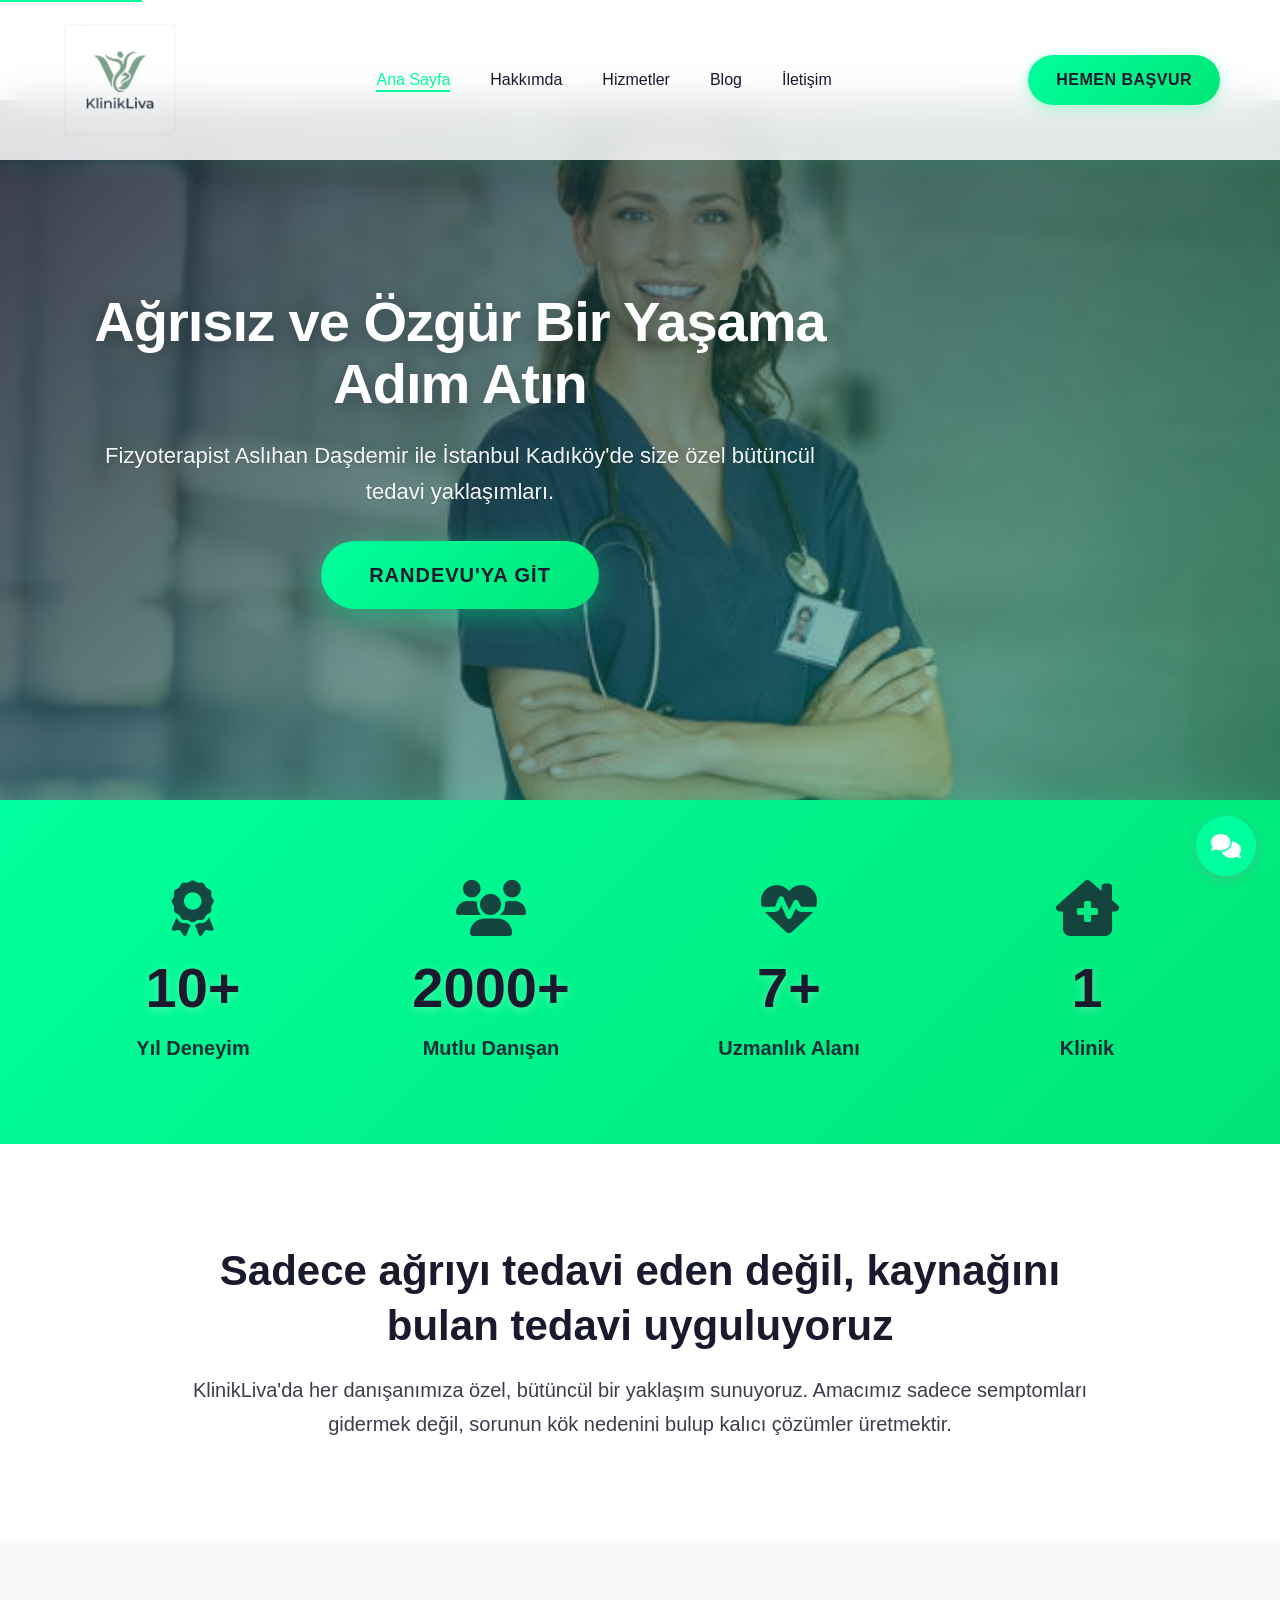
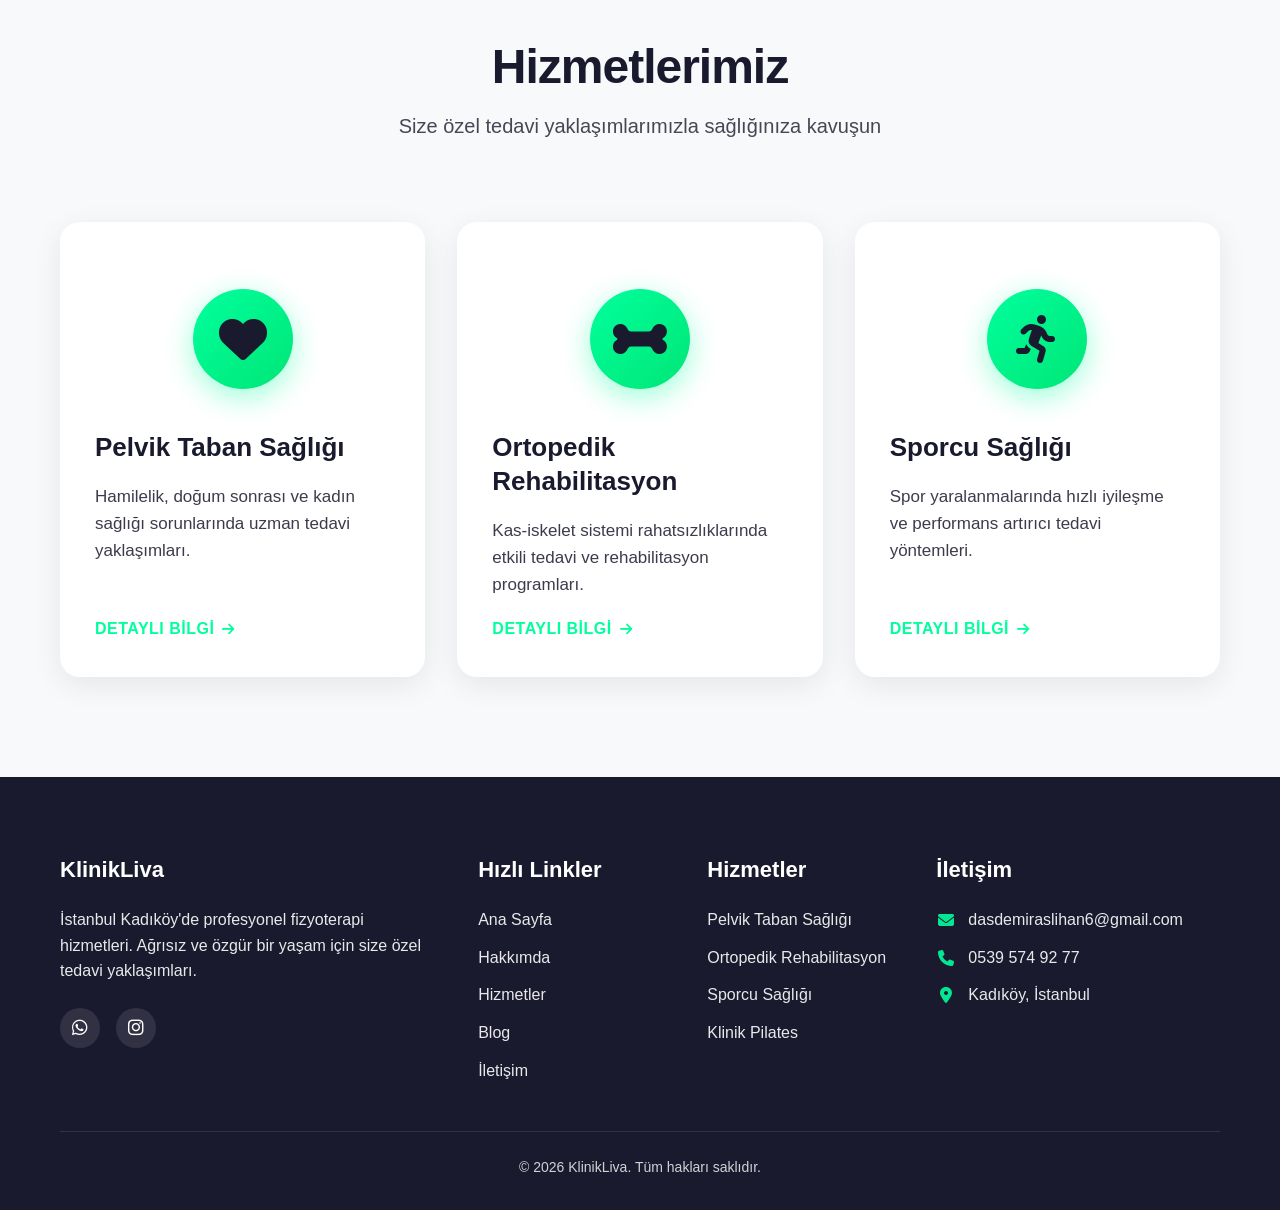
<file: index.html>
<!DOCTYPE html>
<html lang="tr">
<head>
    <meta charset="UTF-8">
    <meta name="viewport" content="width=device-width, initial-scale=1.0">
    <meta name="description" content="KlinikLiva - İstanbul Kadıköy'de fizyoterapi hizmetleri. Pelvik taban sağlığı, ortopedik rehabilitasyon, sporcu sağlığı ve daha fazlası için uzman tedavi.">
    <title>KlinikLiva - Ağrısız ve Özgür Bir Yaşama Adım Atın</title>
    
    <!-- Open Graph Meta Tags -->
    <meta property="og:title" content="KlinikLiva - Ağrısız ve Özgür Bir Yaşama Adım Atın">
    <meta property="og:description" content="İstanbul Kadıköy'de profesyonel fizyoterapi hizmetleri. Size özel bütüncül tedavi yaklaşımları.">
    <meta property="og:type" content="website">
    <meta property="og:url" content="https://klinikliva.com">
    <meta property="og:image" content="https://klinikliva.com/assets/img/doctor-hero.jpg">
    <meta property="og:locale" content="tr_TR">
    
    <!-- Bootstrap 5.3 CSS -->
    <link href="https://cdn.jsdelivr.net/npm/bootstrap@5.3.0/dist/css/bootstrap.min.css" rel="stylesheet">
    
    <!-- FontAwesome 6.4.0 -->
    <link rel="stylesheet" href="https://cdnjs.cloudflare.com/ajax/libs/font-awesome/6.4.0/css/all.min.css">
    
    <!-- AOS Animation Library 2.3.4 -->
    <link href="https://unpkg.com/aos@2.3.4/dist/aos.css" rel="stylesheet">
    
    <!-- Custom CSS -->
    <link rel="stylesheet" href="assets/css/main.css">
</head>
<body>
    <!-- Skip to Main Content Link (Accessibility) -->
    <a href="#main-content" class="skip-to-main">Ana içeriğe geç</a>
    
    <!-- Sticky Header -->
    <header class="sticky-header" id="mainHeader">
        <div class="container">
            <div class="header-content">
                <img src="assets/img/logo.png" alt="KlinikLiva Logo" class="logo">
                <nav class="nav-menu" id="navMenu">
                    <ul>
                        <li><a href="index.html" class="active">Ana Sayfa</a></li>
                        <li><a href="hakkimda.html">Hakkımda</a></li>
                        <li><a href="hizmetler.html">Hizmetler</a></li>
                        <li><a href="blog.html">Blog</a></li>
                        <li><a href="iletisim.html">İletişim</a></li>
                    </ul>
                </nav>
                <button class="cta-button">Hemen Başvur</button>
                <button class="hamburger" id="hamburgerBtn" aria-label="Menü">
                    <i class="fas fa-bars"></i>
                </button>
            </div>
        </div>
    </header>
    
    <main id="main-content">
        <!-- Hero Section -->
        <section class="hero-section" data-aos="fade-in" data-aos-duration="800">
            <div class="hero-overlay"></div>
            <div class="container">
                <div class="hero-content" data-aos="fade-up" data-aos-delay="200">
                    <h1 class="hero-headline">Ağrısız ve Özgür Bir Yaşama Adım Atın</h1>
                    <p class="hero-subtext">Fizyoterapist Aslıhan Daşdemir ile İstanbul Kadıköy'de size özel bütüncül tedavi yaklaşımları.</p>
                    <a href="#contact" class="hero-cta-button">Randevu'ya Git</a>
                </div>
            </div>
        </section>

        <!-- Stats Band -->
        <section class="stats-band">
            <div class="container">
                <div class="stats-grid">
                    <div class="stat-item" data-aos="fade-up" data-aos-delay="0">
                        <i class="fas fa-award stat-icon"></i>
                        <h3 class="stat-number">10+</h3>
                        <p class="stat-label">Yıl Deneyim</p>
                    </div>
                    <div class="stat-item" data-aos="fade-up" data-aos-delay="100">
                        <i class="fas fa-users stat-icon"></i>
                        <h3 class="stat-number">2000+</h3>
                        <p class="stat-label">Mutlu Danışan</p>
                    </div>
                    <div class="stat-item" data-aos="fade-up" data-aos-delay="200">
                        <i class="fas fa-heartbeat stat-icon"></i>
                        <h3 class="stat-number">7+</h3>
                        <p class="stat-label">Uzmanlık Alanı</p>
                    </div>
                    <div class="stat-item" data-aos="fade-up" data-aos-delay="300">
                        <i class="fas fa-clinic-medical stat-icon"></i>
                        <h3 class="stat-number">1</h3>
                        <p class="stat-label">Klinik</p>
                    </div>
                </div>
            </div>
        </section>

        <!-- Vision Statement Section -->
        <section class="vision-section" data-aos="fade-up" data-aos-duration="600">
            <div class="container">
                <div class="vision-content">
                    <div class="vision-text" data-aos="fade-up" data-aos-delay="200">
                        <h2 class="vision-headline">Sadece ağrıyı tedavi eden değil, kaynağını bulan tedavi uyguluyoruz</h2>
                        <p class="vision-description">
                            KlinikLiva'da her danışanımıza özel, bütüncül bir yaklaşım sunuyoruz. 
                            Amacımız sadece semptomları gidermek değil, sorunun kök nedenini bulup 
                            kalıcı çözümler üretmektir.
                        </p>
                    </div>
                </div>
            </div>
        </section>

        <!-- Services Overview Section -->
        <section class="services-overview">
            <div class="container">
                <div class="section-header" data-aos="fade-up">
                    <h2 class="section-title">Hizmetlerimiz</h2>
                    <p class="section-subtitle">Size özel tedavi yaklaşımlarımızla sağlığınıza kavuşun</p>
                </div>
                <div class="service-grid">
                    <!-- Service Card 1: Pelvik Taban Sağlığı -->
                    <div class="service-card" data-aos="fade-up" data-aos-delay="0">
                        <div class="service-content">
                            <div class="service-icon">
                                <i class="fas fa-heart"></i>
                            </div>
                            <h3 class="service-title">Pelvik Taban Sağlığı</h3>
                            <p class="service-description">
                                Hamilelik, doğum sonrası ve kadın sağlığı sorunlarında uzman tedavi yaklaşımları.
                            </p>
                            <a href="hizmetler.html#pelvik-taban" class="service-link">
                                Detaylı Bilgi <i class="fas fa-arrow-right"></i>
                            </a>
                        </div>
                    </div>

                    <!-- Service Card 2: Ortopedik Rehabilitasyon -->
                    <div class="service-card" data-aos="fade-up" data-aos-delay="100">
                        <div class="service-content">
                            <div class="service-icon">
                                <i class="fas fa-bone"></i>
                            </div>
                            <h3 class="service-title">Ortopedik Rehabilitasyon</h3>
                            <p class="service-description">
                                Kas-iskelet sistemi rahatsızlıklarında etkili tedavi ve rehabilitasyon programları.
                            </p>
                            <a href="hizmetler.html#ortopedi" class="service-link">
                                Detaylı Bilgi <i class="fas fa-arrow-right"></i>
                            </a>
                        </div>
                    </div>

                    <!-- Service Card 3: Sporcu Sağlığı -->
                    <div class="service-card" data-aos="fade-up" data-aos-delay="200">
                        <div class="service-content">
                            <div class="service-icon">
                                <i class="fas fa-running"></i>
                            </div>
                            <h3 class="service-title">Sporcu Sağlığı</h3>
                            <p class="service-description">
                                Spor yaralanmalarında hızlı iyileşme ve performans artırıcı tedavi yöntemleri.
                            </p>
                            <a href="hizmetler.html#sporcu" class="service-link">
                                Detaylı Bilgi <i class="fas fa-arrow-right"></i>
                            </a>
                        </div>
                    </div>
                </div>
            </div>
        </section>
    </main>

    <!-- Floating Contact Button -->
    <div class="floating-contact" id="floatingContact">
        <button class="floating-btn" id="floatingBtn" aria-label="İletişim Seçenekleri">
            <i class="fas fa-comments"></i>
        </button>
        <div class="contact-options" id="contactOptions">
            <a href="https://wa.me/905395749277" class="contact-option whatsapp" target="_blank" rel="noopener noreferrer">
                <i class="fab fa-whatsapp"></i>
                <span>WhatsApp</span>
            </a>
            <a href="https://instagram.com/klinikliva" class="contact-option instagram" target="_blank" rel="noopener noreferrer">
                <i class="fab fa-instagram"></i>
                <span>Instagram</span>
            </a>
        </div>
    </div>

    <!-- Footer -->
    <footer class="site-footer">
        <div class="container">
            <div class="footer-content">
                <!-- About Section -->
                <div class="footer-section">
                    <h3 class="footer-title">KlinikLiva</h3>
                    <p class="footer-text">
                        İstanbul Kadıköy'de profesyonel fizyoterapi hizmetleri. 
                        Ağrısız ve özgür bir yaşam için size özel tedavi yaklaşımları.
                    </p>
                    <div class="social-links">
                        <a href="https://wa.me/905395749277" class="social-link" target="_blank" rel="noopener noreferrer" aria-label="WhatsApp">
                            <i class="fab fa-whatsapp"></i>
                        </a>
                        <a href="https://instagram.com/klinikliva" class="social-link" target="_blank" rel="noopener noreferrer" aria-label="Instagram">
                            <i class="fab fa-instagram"></i>
                        </a>
                    </div>
                </div>

                <!-- Quick Links -->
                <div class="footer-section">
                    <h3 class="footer-title">Hızlı Linkler</h3>
                    <ul class="footer-links">
                        <li><a href="index.html">Ana Sayfa</a></li>
                        <li><a href="hakkimda.html">Hakkımda</a></li>
                        <li><a href="hizmetler.html">Hizmetler</a></li>
                        <li><a href="blog.html">Blog</a></li>
                        <li><a href="iletisim.html">İletişim</a></li>
                    </ul>
                </div>

                <!-- Services -->
                <div class="footer-section">
                    <h3 class="footer-title">Hizmetler</h3>
                    <ul class="footer-links">
                        <li><a href="hizmetler.html#pelvik-taban">Pelvik Taban Sağlığı</a></li>
                        <li><a href="hizmetler.html#ortopedi">Ortopedik Rehabilitasyon</a></li>
                        <li><a href="hizmetler.html#sporcu">Sporcu Sağlığı</a></li>
                        <li><a href="hizmetler.html#pilates">Klinik Pilates</a></li>
                    </ul>
                </div>

                <!-- Contact Info -->
                <div class="footer-section">
                    <h3 class="footer-title">İletişim</h3>
                    <div class="footer-contact-info">
                        <div class="footer-contact-item">
                            <i class="fas fa-envelope"></i>
                            <a href="mailto:dasdemiraslihan6@gmail.com">dasdemiraslihan6@gmail.com</a>
                        </div>
                        <div class="footer-contact-item">
                            <i class="fas fa-phone"></i>
                            <a href="tel:+905395749277">0539 574 92 77</a>
                        </div>
                        <div class="footer-contact-item">
                            <i class="fas fa-map-marker-alt"></i>
                            <span>Kadıköy, İstanbul</span>
                        </div>
                    </div>
                </div>
            </div>

            <div class="footer-bottom">
                <p class="footer-copyright">
                    &copy; 2026 KlinikLiva. Tüm hakları saklıdır.
                </p>
            </div>
        </div>
    </footer>

    <!-- Bootstrap 5.3 JS Bundle -->
    <script src="https://cdn.jsdelivr.net/npm/bootstrap@5.3.0/dist/js/bootstrap.bundle.min.js"></script>
    
    <!-- AOS Animation Library 2.3.4 -->
    <script src="https://unpkg.com/aos@2.3.4/dist/aos.js"></script>
    
    <!-- Custom JavaScript -->
    <script src="assets/js/main.js"></script>
    <script src="assets/js/navigation.js"></script>
</body>
</html>
</file>
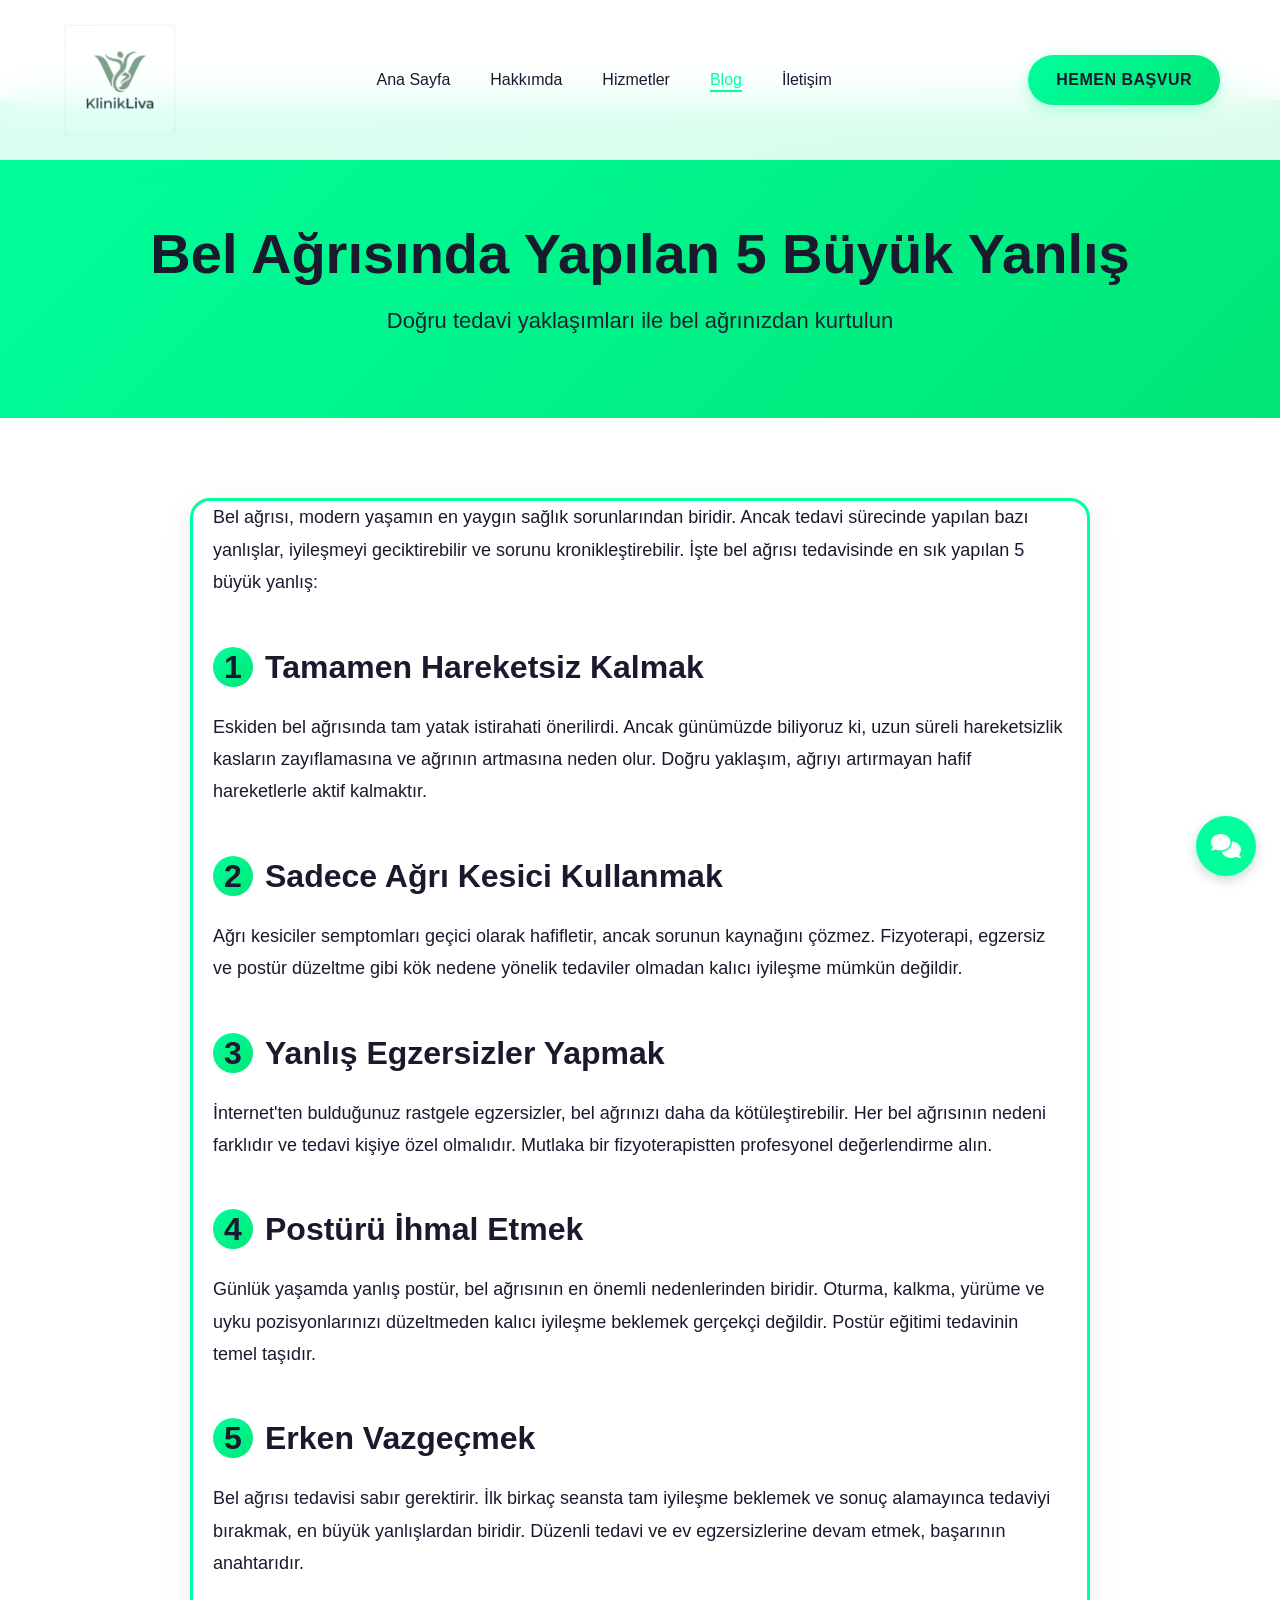
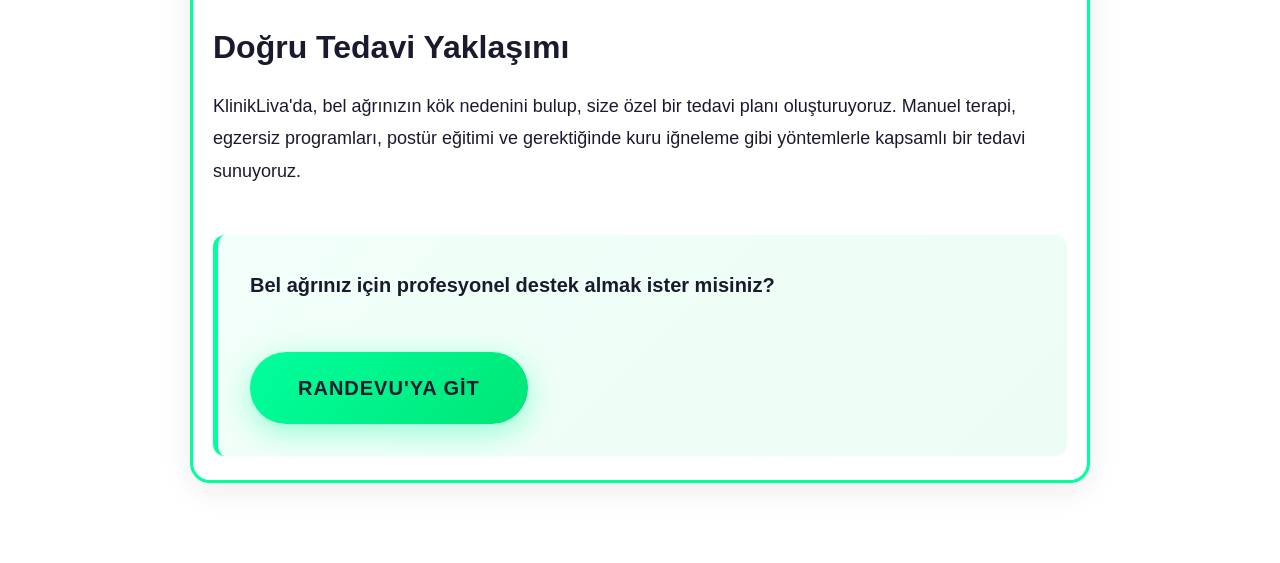
<file: blog-bel-agrisi.html>
<!DOCTYPE html>
<html lang="tr">
<head>
    <meta charset="UTF-8">
    <meta name="viewport" content="width=device-width, initial-scale=1.0">
    <meta name="description" content="Bel ağrısı tedavisinde yapılan 5 büyük yanlış ve doğru tedavi yaklaşımları.">
    <title>Bel Ağrısında Yapılan 5 Büyük Yanlış | KlinikLiva Blog</title>
    
    <!-- Bootstrap 5.3 CSS -->
    <link href="https://cdn.jsdelivr.net/npm/bootstrap@5.3.0/dist/css/bootstrap.min.css" rel="stylesheet">
    
    <!-- FontAwesome 6.4.0 -->
    <link rel="stylesheet" href="https://cdnjs.cloudflare.com/ajax/libs/font-awesome/6.4.0/css/all.min.css">
    
    <!-- AOS Animation Library 2.3.4 -->
    <link href="https://unpkg.com/aos@2.3.4/dist/aos.css" rel="stylesheet">
    
    <!-- Custom CSS -->
    <link rel="stylesheet" href="assets/css/main.css">
    
    <style>
        .blog-detail-hero {
            background: linear-gradient(135deg, var(--neon-green) 0%, var(--vibrant-emerald) 100%);
            padding: 120px 0 80px;
            text-align: center;
            color: var(--secondary-color);
        }
        
        .blog-detail-content {
            max-width: 900px;
            margin: 80px auto;
            padding: 0 20px;
        }
        
        .blog-detail-content h2 {
            font-family: 'Montserrat', sans-serif;
            font-weight: 900;
            font-size: 32px;
            color: var(--secondary-color);
            margin: 48px 0 24px;
        }
        
        .blog-detail-content p {
            font-size: 18px;
            line-height: 1.8;
            margin-bottom: 24px;
            color: var(--text-color);
        }
        
        .blog-detail-content ul {
            margin: 24px 0;
            padding-left: 0;
            list-style: none;
        }
        
        .blog-detail-content li {
            padding: 16px 0 16px 60px;
            position: relative;
            font-size: 18px;
            line-height: 1.7;
            border-bottom: 1px solid #f0f0f0;
        }
        
        .blog-detail-content li::before {
            content: '\f00c';
            font-family: 'Font Awesome 6 Free';
            font-weight: 900;
            position: absolute;
            left: 0;
            top: 16px;
            width: 40px;
            height: 40px;
            background: linear-gradient(135deg, var(--neon-green) 0%, var(--vibrant-emerald) 100%);
            border-radius: 50%;
            display: flex;
            align-items: center;
            justify-content: center;
            color: var(--secondary-color);
            font-size: 16px;
        }
        
        .mistake-number {
            display: inline-block;
            width: 40px;
            height: 40px;
            background: linear-gradient(135deg, var(--neon-green) 0%, var(--vibrant-emerald) 100%);
            border-radius: 50%;
            text-align: center;
            line-height: 40px;
            font-weight: 900;
            color: var(--secondary-color);
            margin-right: 12px;
        }
    </style>
</head>
<body>
    <!-- Sticky Header -->
    <header class="sticky-header" id="mainHeader">
        <div class="container">
            <div class="header-content">
                <img src="assets/img/logo.png" alt="KlinikLiva Logo" class="logo">
                <nav class="nav-menu" id="navMenu">
                    <ul>
                        <li><a href="index.html">Ana Sayfa</a></li>
                        <li><a href="hakkimda.html">Hakkımda</a></li>
                        <li><a href="hizmetler.html">Hizmetler</a></li>
                        <li><a href="blog.html" class="active">Blog</a></li>
                        <li><a href="iletisim.html">İletişim</a></li>
                    </ul>
                </nav>
                <button class="cta-button">Hemen Başvur</button>
                <button class="hamburger" id="hamburgerBtn" aria-label="Menü">
                    <i class="fas fa-bars"></i>
                </button>
            </div>
        </div>
    </header>
    
    <main>
        <!-- Blog Detail Hero -->
        <section class="blog-detail-hero" data-aos="fade-in">
            <div class="container">
                <h1 class="page-title">Bel Ağrısında Yapılan 5 Büyük Yanlış</h1>
                <p class="page-subtitle">Doğru tedavi yaklaşımları ile bel ağrınızdan kurtulun</p>
            </div>
        </section>

        <!-- Blog Detail Content -->
        <section class="blog-detail-content" data-aos="fade-up">
            <p>
                Bel ağrısı, modern yaşamın en yaygın sağlık sorunlarından biridir. Ancak tedavi sürecinde 
                yapılan bazı yanlışlar, iyileşmeyi geciktirebilir ve sorunu kronikleştirebilir. İşte bel 
                ağrısı tedavisinde en sık yapılan 5 büyük yanlış:
            </p>

            <h2><span class="mistake-number">1</span>Tamamen Hareketsiz Kalmak</h2>
            <p>
                Eskiden bel ağrısında tam yatak istirahati önerilirdi. Ancak günümüzde biliyoruz ki, 
                uzun süreli hareketsizlik kasların zayıflamasına ve ağrının artmasına neden olur. 
                Doğru yaklaşım, ağrıyı artırmayan hafif hareketlerle aktif kalmaktır.
            </p>

            <h2><span class="mistake-number">2</span>Sadece Ağrı Kesici Kullanmak</h2>
            <p>
                Ağrı kesiciler semptomları geçici olarak hafifletir, ancak sorunun kaynağını çözmez. 
                Fizyoterapi, egzersiz ve postür düzeltme gibi kök nedene yönelik tedaviler olmadan 
                kalıcı iyileşme mümkün değildir.
            </p>

            <h2><span class="mistake-number">3</span>Yanlış Egzersizler Yapmak</h2>
            <p>
                İnternet'ten bulduğunuz rastgele egzersizler, bel ağrınızı daha da kötüleştirebilir. 
                Her bel ağrısının nedeni farklıdır ve tedavi kişiye özel olmalıdır. Mutlaka bir 
                fizyoterapistten profesyonel değerlendirme alın.
            </p>

            <h2><span class="mistake-number">4</span>Postürü İhmal Etmek</h2>
            <p>
                Günlük yaşamda yanlış postür, bel ağrısının en önemli nedenlerinden biridir. Oturma, 
                kalkma, yürüme ve uyku pozisyonlarınızı düzeltmeden kalıcı iyileşme beklemek gerçekçi 
                değildir. Postür eğitimi tedavinin temel taşıdır.
            </p>

            <h2><span class="mistake-number">5</span>Erken Vazgeçmek</h2>
            <p>
                Bel ağrısı tedavisi sabır gerektirir. İlk birkaç seansta tam iyileşme beklemek ve 
                sonuç alamayınca tedaviyi bırakmak, en büyük yanlışlardan biridir. Düzenli tedavi 
                ve ev egzersizlerine devam etmek, başarının anahtarıdır.
            </p>

            <h2>Doğru Tedavi Yaklaşımı</h2>
            <p>
                KlinikLiva'da, bel ağrınızın kök nedenini bulup, size özel bir tedavi planı oluşturuyoruz. 
                Manuel terapi, egzersiz programları, postür eğitimi ve gerektiğinde kuru iğneleme gibi 
                yöntemlerle kapsamlı bir tedavi sunuyoruz.
            </p>

            <p style="margin-top: 48px; padding: 32px; background: linear-gradient(135deg, rgba(0, 255, 157, 0.05) 0%, rgba(0, 230, 118, 0.08) 100%); border-left: 5px solid var(--neon-green); border-radius: 12px;">
                <strong style="font-size: 20px; color: var(--secondary-color);">
                    Bel ağrınız için profesyonel destek almak ister misiniz?
                </strong><br><br>
                <a href="iletisim.html" class="hero-cta-button" style="display: inline-block; margin-top: 16px;">
                    Randevu'ya Git
                </a>
            </p>
        </section>
    </main>

    <!-- Floating Contact Button -->
    <div class="floating-contact" id="floatingContact">
        <button class="floating-btn" id="floatingBtn" aria-label="İletişim Seçenekleri">
            <i class="fas fa-comments"></i>
        </button>
        <div class="contact-options" id="contactOptions">
            <a href="https://wa.me/905395749277" class="contact-option whatsapp" target="_blank" rel="noopener noreferrer">
                <i class="fab fa-whatsapp"></i>
                <span>WhatsApp</span>
            </a>
            <a href="https://instagram.com/klinikliva" class="contact-option instagram" target="_blank" rel="noopener noreferrer">
                <i class="fab fa-instagram"></i>
                <span>Instagram</span>
            </a>
        </div>
    </div>

    <!-- Bootstrap 5.3 JS Bundle -->
    <script src="https://cdn.jsdelivr.net/npm/bootstrap@5.3.0/dist/js/bootstrap.bundle.min.js"></script>
    
    <!-- AOS Animation Library 2.3.4 -->
    <script src="https://unpkg.com/aos@2.3.4/dist/aos.js"></script>
    
    <!-- Custom JavaScript -->
    <script src="assets/js/main.js"></script>
    <script src="assets/js/navigation.js"></script>
</body>
</html>
</file>
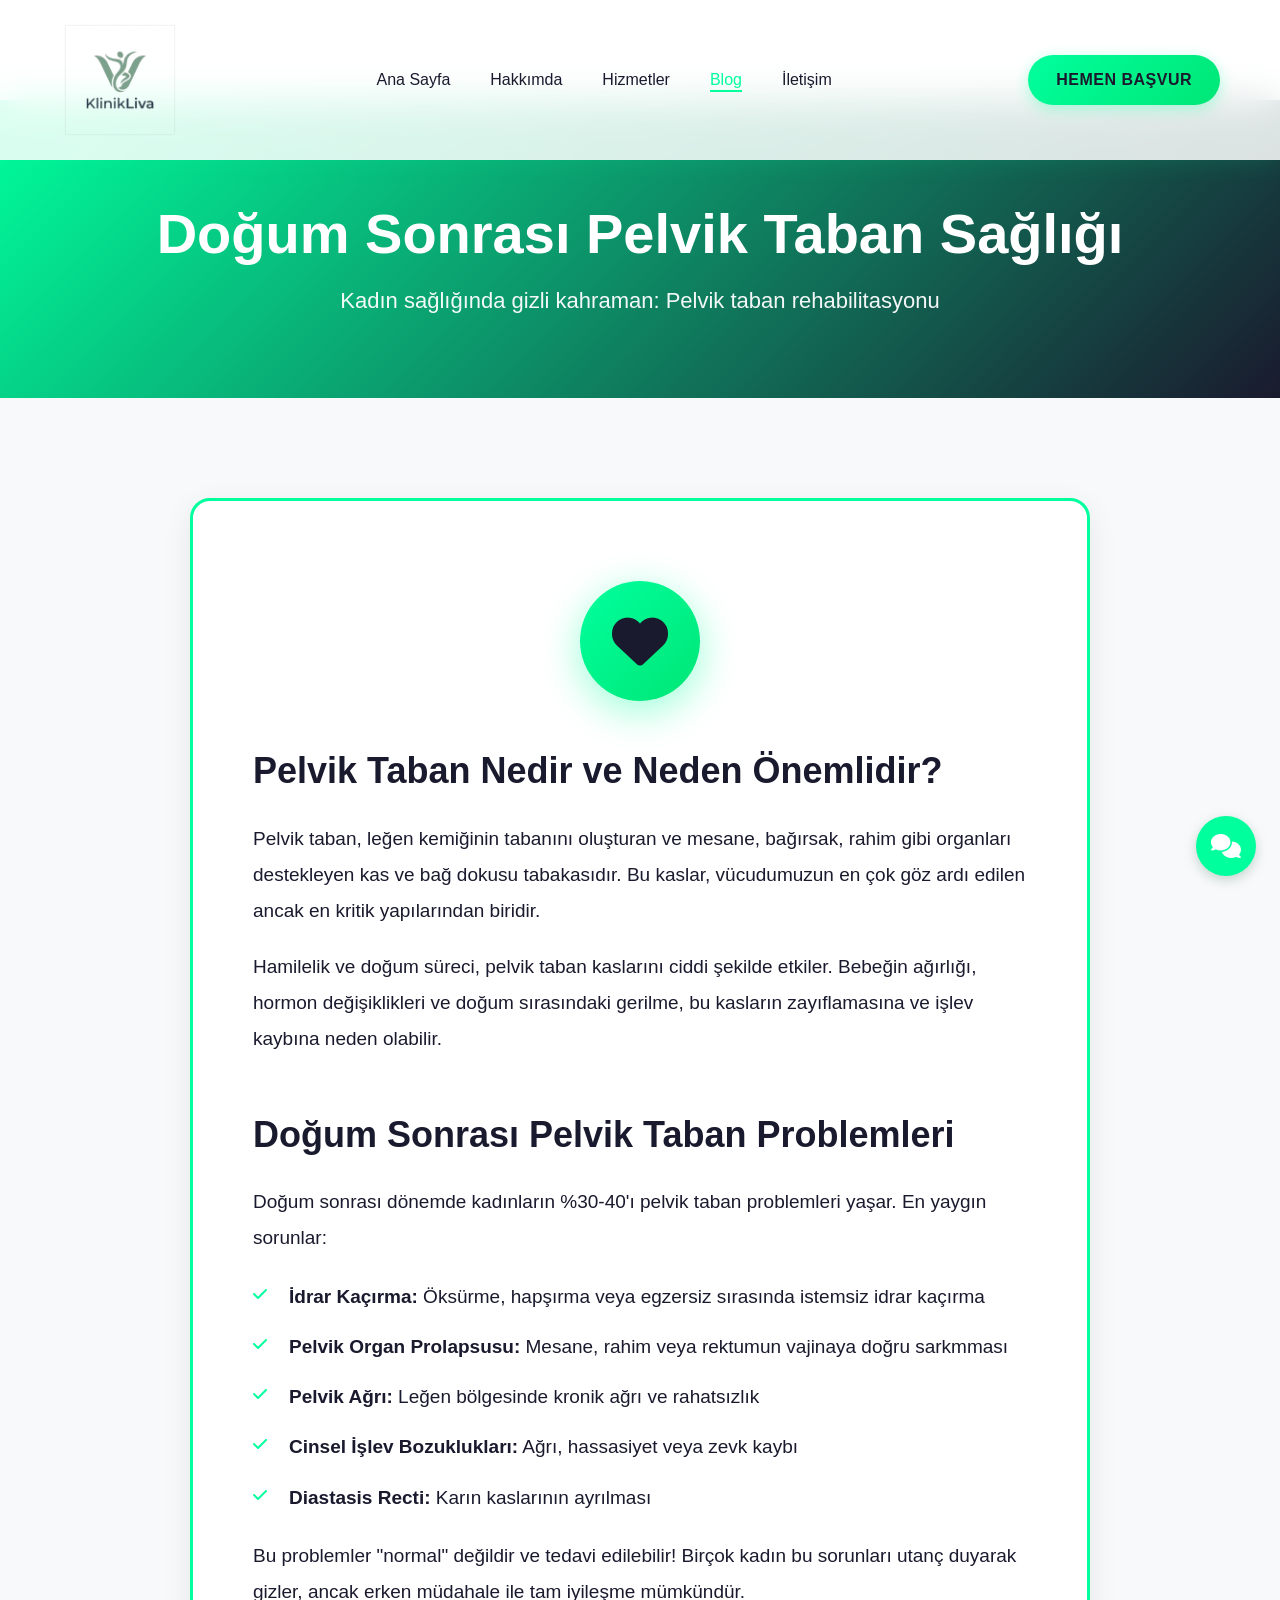
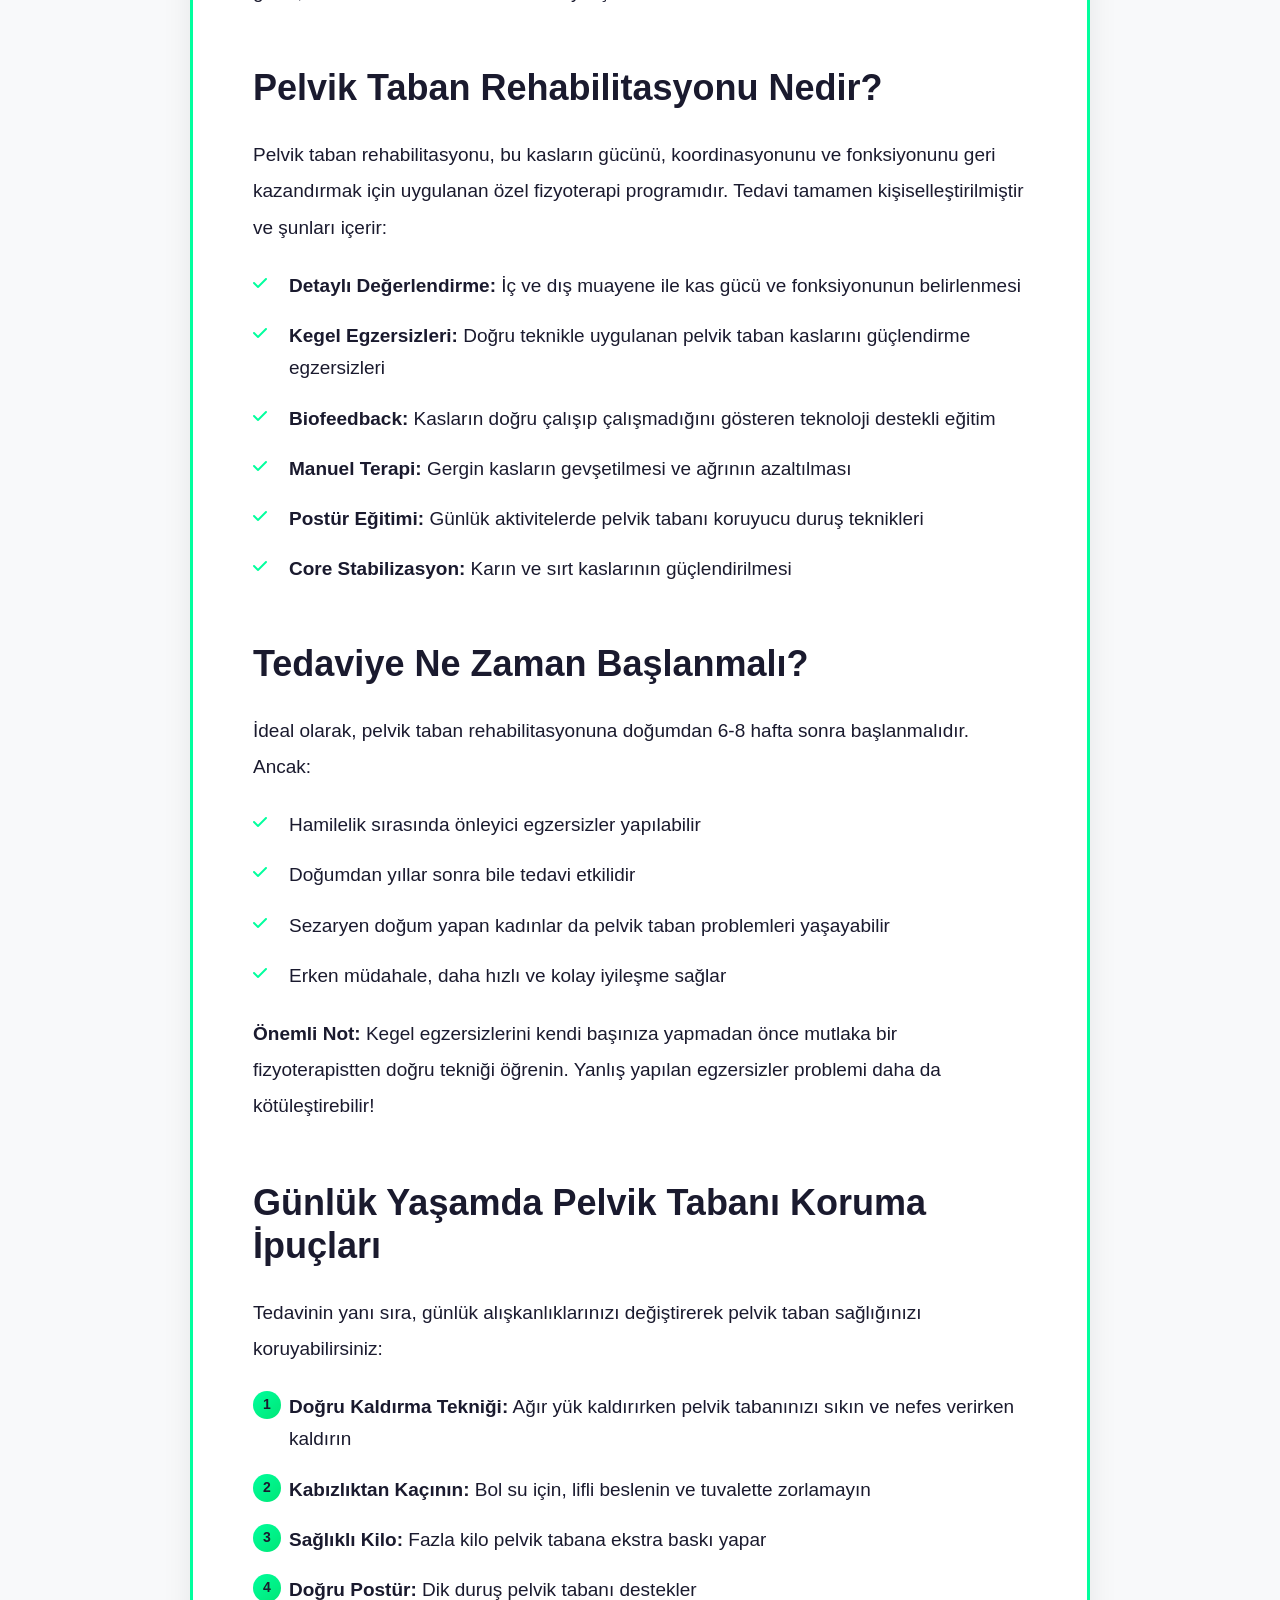
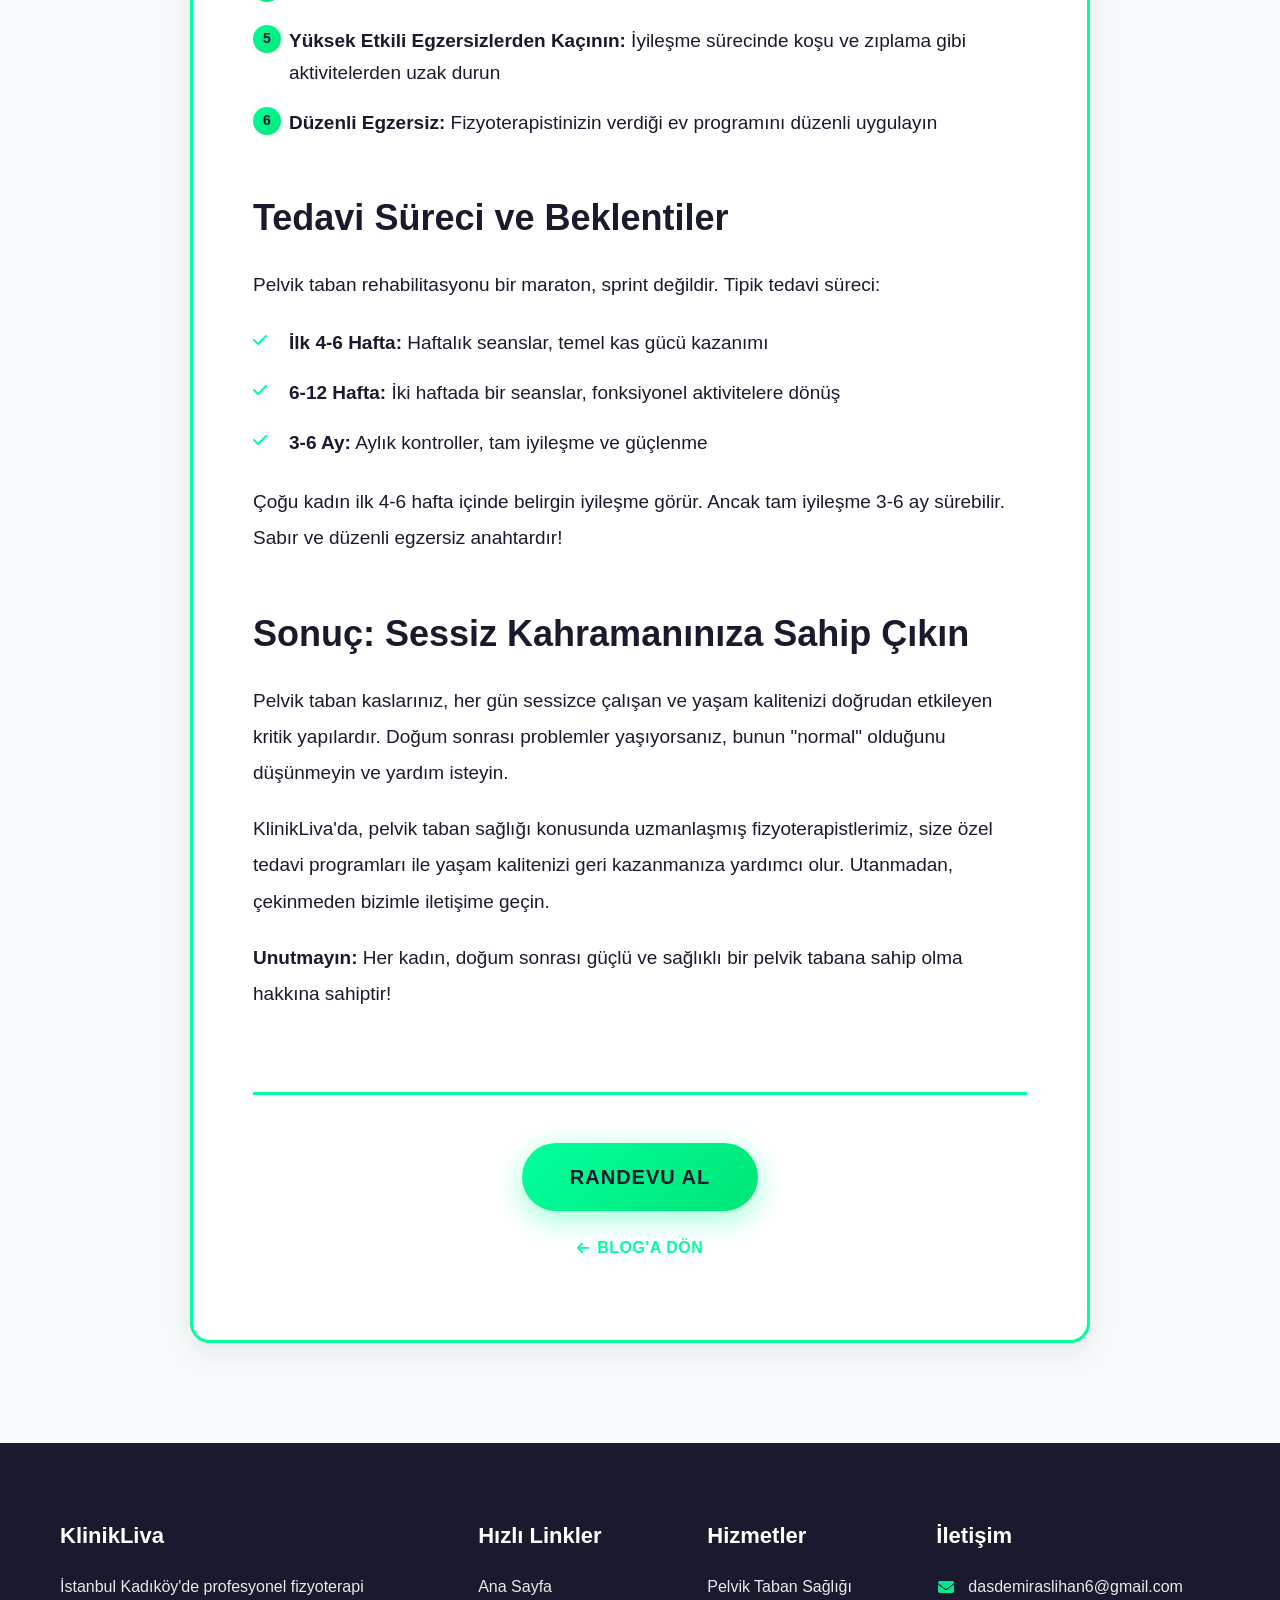
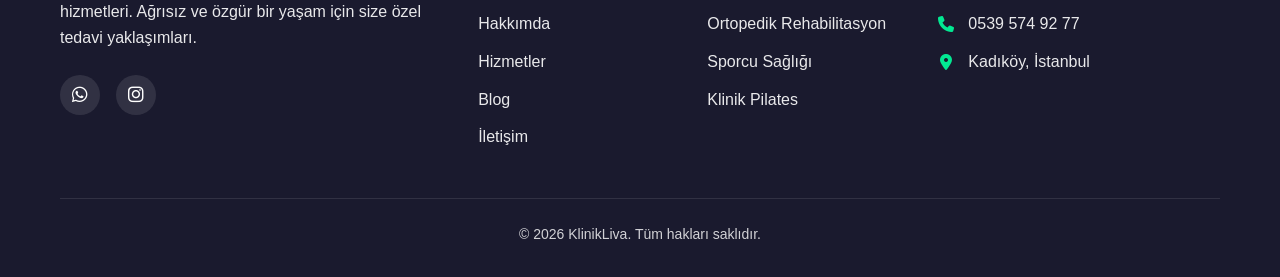
<file: blog-dogum-sonrasi.html>
<!DOCTYPE html>
<html lang="tr">
<head>
    <meta charset="UTF-8">
    <meta name="viewport" content="width=device-width, initial-scale=1.0">
    <meta name="description" content="Doğum Sonrası Pelvik Taban Sağlığı - Kadın sağlığında gizli kahraman pelvik taban rehabilitasyonu ile yaşam kalitenizi artırın.">
    <title>Doğum Sonrası Pelvik Taban Sağlığı | KlinikLiva Blog</title>
    
    <!-- Bootstrap 5.3 CSS -->
    <link href="https://cdn.jsdelivr.net/npm/bootstrap@5.3.0/dist/css/bootstrap.min.css" rel="stylesheet">
    
    <!-- FontAwesome 6.4.0 -->
    <link rel="stylesheet" href="https://cdnjs.cloudflare.com/ajax/libs/font-awesome/6.4.0/css/all.min.css">
    
    <!-- AOS Animation Library 2.3.4 -->
    <link href="https://unpkg.com/aos@2.3.4/dist/aos.css" rel="stylesheet">
    
    <!-- Custom CSS -->
    <link rel="stylesheet" href="assets/css/main.css">
</head>
<body>
    <!-- Sticky Header -->
    <header class="sticky-header" id="mainHeader">
        <div class="container">
            <div class="header-content">
                <img src="assets/img/logo.png" alt="KlinikLiva Logo" class="logo">
                <nav class="nav-menu" id="navMenu">
                    <ul>
                        <li><a href="index.html">Ana Sayfa</a></li>
                        <li><a href="hakkimda.html">Hakkımda</a></li>
                        <li><a href="hizmetler.html">Hizmetler</a></li>
                        <li><a href="blog.html" class="active">Blog</a></li>
                        <li><a href="iletisim.html">İletişim</a></li>
                    </ul>
                </nav>
                <button class="cta-button">Hemen Başvur</button>
                <button class="hamburger" id="hamburgerBtn" aria-label="Menü">
                    <i class="fas fa-bars"></i>
                </button>
            </div>
        </div>
    </header>
    
    <main id="main-content">
        <!-- Blog Hero Section -->
        <section class="blog-hero" data-aos="fade-in">
            <div class="container">
                <h1 class="page-title">Doğum Sonrası Pelvik Taban Sağlığı</h1>
                <p class="page-subtitle">Kadın sağlığında gizli kahraman: Pelvik taban rehabilitasyonu</p>
            </div>
        </section>

        <!-- Blog Content Section -->
        <section class="blog-content-section">
            <div class="container">
                <article class="blog-detail-content" data-aos="fade-up">
                    <div class="blog-detail-icon">
                        <i class="fas fa-heart"></i>
                    </div>

                    <div class="blog-section">
                        <h2>Pelvik Taban Nedir ve Neden Önemlidir?</h2>
                        <p>
                            Pelvik taban, leğen kemiğinin tabanını oluşturan ve mesane, bağırsak, rahim gibi organları destekleyen 
                            kas ve bağ dokusu tabakasıdır. Bu kaslar, vücudumuzun en çok göz ardı edilen ancak en kritik yapılarından biridir.
                        </p>
                        <p>
                            Hamilelik ve doğum süreci, pelvik taban kaslarını ciddi şekilde etkiler. Bebeğin ağırlığı, hormon değişiklikleri 
                            ve doğum sırasındaki gerilme, bu kasların zayıflamasına ve işlev kaybına neden olabilir.
                        </p>
                    </div>

                    <div class="blog-section">
                        <h2>Doğum Sonrası Pelvik Taban Problemleri</h2>
                        <p>
                            Doğum sonrası dönemde kadınların %30-40'ı pelvik taban problemleri yaşar. En yaygın sorunlar:
                        </p>
                        <ul class="blog-list">
                            <li><strong>İdrar Kaçırma:</strong> Öksürme, hapşırma veya egzersiz sırasında istemsiz idrar kaçırma</li>
                            <li><strong>Pelvik Organ Prolapsusu:</strong> Mesane, rahim veya rektumun vajinaya doğru sarkmması</li>
                            <li><strong>Pelvik Ağrı:</strong> Leğen bölgesinde kronik ağrı ve rahatsızlık</li>
                            <li><strong>Cinsel İşlev Bozuklukları:</strong> Ağrı, hassasiyet veya zevk kaybı</li>
                            <li><strong>Diastasis Recti:</strong> Karın kaslarının ayrılması</li>
                        </ul>
                        <p>
                            Bu problemler "normal" değildir ve tedavi edilebilir! Birçok kadın bu sorunları utanç duyarak gizler, 
                            ancak erken müdahale ile tam iyileşme mümkündür.
                        </p>
                    </div>

                    <div class="blog-section">
                        <h2>Pelvik Taban Rehabilitasyonu Nedir?</h2>
                        <p>
                            Pelvik taban rehabilitasyonu, bu kasların gücünü, koordinasyonunu ve fonksiyonunu geri kazandırmak için 
                            uygulanan özel fizyoterapi programıdır. Tedavi tamamen kişiselleştirilmiştir ve şunları içerir:
                        </p>
                        <ul class="blog-list">
                            <li><strong>Detaylı Değerlendirme:</strong> İç ve dış muayene ile kas gücü ve fonksiyonunun belirlenmesi</li>
                            <li><strong>Kegel Egzersizleri:</strong> Doğru teknikle uygulanan pelvik taban kaslarını güçlendirme egzersizleri</li>
                            <li><strong>Biofeedback:</strong> Kasların doğru çalışıp çalışmadığını gösteren teknoloji destekli eğitim</li>
                            <li><strong>Manuel Terapi:</strong> Gergin kasların gevşetilmesi ve ağrının azaltılması</li>
                            <li><strong>Postür Eğitimi:</strong> Günlük aktivitelerde pelvik tabanı koruyucu duruş teknikleri</li>
                            <li><strong>Core Stabilizasyon:</strong> Karın ve sırt kaslarının güçlendirilmesi</li>
                        </ul>
                    </div>

                    <div class="blog-section">
                        <h2>Tedaviye Ne Zaman Başlanmalı?</h2>
                        <p>
                            İdeal olarak, pelvik taban rehabilitasyonuna doğumdan 6-8 hafta sonra başlanmalıdır. Ancak:
                        </p>
                        <ul class="blog-list">
                            <li>Hamilelik sırasında önleyici egzersizler yapılabilir</li>
                            <li>Doğumdan yıllar sonra bile tedavi etkilidir</li>
                            <li>Sezaryen doğum yapan kadınlar da pelvik taban problemleri yaşayabilir</li>
                            <li>Erken müdahale, daha hızlı ve kolay iyileşme sağlar</li>
                        </ul>
                        <p>
                            <strong>Önemli Not:</strong> Kegel egzersizlerini kendi başınıza yapmadan önce mutlaka bir fizyoterapistten 
                            doğru tekniği öğrenin. Yanlış yapılan egzersizler problemi daha da kötüleştirebilir!
                        </p>
                    </div>

                    <div class="blog-section">
                        <h2>Günlük Yaşamda Pelvik Tabanı Koruma İpuçları</h2>
                        <p>
                            Tedavinin yanı sıra, günlük alışkanlıklarınızı değiştirerek pelvik taban sağlığınızı koruyabilirsiniz:
                        </p>
                        <ol class="blog-list">
                            <li><strong>Doğru Kaldırma Tekniği:</strong> Ağır yük kaldırırken pelvik tabanınızı sıkın ve nefes verirken kaldırın</li>
                            <li><strong>Kabızlıktan Kaçının:</strong> Bol su için, lifli beslenin ve tuvalette zorlamayın</li>
                            <li><strong>Sağlıklı Kilo:</strong> Fazla kilo pelvik tabana ekstra baskı yapar</li>
                            <li><strong>Doğru Postür:</strong> Dik duruş pelvik tabanı destekler</li>
                            <li><strong>Yüksek Etkili Egzersizlerden Kaçının:</strong> İyileşme sürecinde koşu ve zıplama gibi aktivitelerden uzak durun</li>
                            <li><strong>Düzenli Egzersiz:</strong> Fizyoterapistinizin verdiği ev programını düzenli uygulayın</li>
                        </ol>
                    </div>

                    <div class="blog-section">
                        <h2>Tedavi Süreci ve Beklentiler</h2>
                        <p>
                            Pelvik taban rehabilitasyonu bir maraton, sprint değildir. Tipik tedavi süreci:
                        </p>
                        <ul class="blog-list">
                            <li><strong>İlk 4-6 Hafta:</strong> Haftalık seanslar, temel kas gücü kazanımı</li>
                            <li><strong>6-12 Hafta:</strong> İki haftada bir seanslar, fonksiyonel aktivitelere dönüş</li>
                            <li><strong>3-6 Ay:</strong> Aylık kontroller, tam iyileşme ve güçlenme</li>
                        </ul>
                        <p>
                            Çoğu kadın ilk 4-6 hafta içinde belirgin iyileşme görür. Ancak tam iyileşme 3-6 ay sürebilir. 
                            Sabır ve düzenli egzersiz anahtardır!
                        </p>
                    </div>

                    <div class="blog-section">
                        <h2>Sonuç: Sessiz Kahramanınıza Sahip Çıkın</h2>
                        <p>
                            Pelvik taban kaslarınız, her gün sessizce çalışan ve yaşam kalitenizi doğrudan etkileyen kritik yapılardır. 
                            Doğum sonrası problemler yaşıyorsanız, bunun "normal" olduğunu düşünmeyin ve yardım isteyin.
                        </p>
                        <p>
                            KlinikLiva'da, pelvik taban sağlığı konusunda uzmanlaşmış fizyoterapistlerimiz, size özel tedavi programları 
                            ile yaşam kalitenizi geri kazanmanıza yardımcı olur. Utanmadan, çekinmeden bizimle iletişime geçin.
                        </p>
                        <p>
                            <strong>Unutmayın:</strong> Her kadın, doğum sonrası güçlü ve sağlıklı bir pelvik tabana sahip olma hakkına sahiptir!
                        </p>
                    </div>

                    <div class="blog-cta">
                        <a href="iletisim.html" class="hero-cta-button">Randevu Al</a>
                        <a href="blog.html" class="blog-back-link">
                            <i class="fas fa-arrow-left"></i> Blog'a Dön
                        </a>
                    </div>
                </article>
            </div>
        </section>
    </main>

    <!-- Floating Contact Button -->
    <div class="floating-contact" id="floatingContact">
        <button class="floating-btn" id="floatingBtn" aria-label="İletişim Seçenekleri">
            <i class="fas fa-comments"></i>
        </button>
        <div class="contact-options" id="contactOptions">
            <a href="https://wa.me/905395749277" class="contact-option whatsapp" target="_blank" rel="noopener noreferrer">
                <i class="fab fa-whatsapp"></i>
                <span>WhatsApp</span>
            </a>
            <a href="https://instagram.com/klinikliva" class="contact-option instagram" target="_blank" rel="noopener noreferrer">
                <i class="fab fa-instagram"></i>
                <span>Instagram</span>
            </a>
        </div>
    </div>

    <!-- Footer -->
    <footer class="site-footer">
        <div class="container">
            <div class="footer-content">
                <div class="footer-section">
                    <h3 class="footer-title">KlinikLiva</h3>
                    <p class="footer-text">
                        İstanbul Kadıköy'de profesyonel fizyoterapi hizmetleri. 
                        Ağrısız ve özgür bir yaşam için size özel tedavi yaklaşımları.
                    </p>
                    <div class="social-links">
                        <a href="https://wa.me/905395749277" class="social-link" target="_blank" rel="noopener noreferrer" aria-label="WhatsApp">
                            <i class="fab fa-whatsapp"></i>
                        </a>
                        <a href="https://instagram.com/klinikliva" class="social-link" target="_blank" rel="noopener noreferrer" aria-label="Instagram">
                            <i class="fab fa-instagram"></i>
                        </a>
                    </div>
                </div>

                <div class="footer-section">
                    <h3 class="footer-title">Hızlı Linkler</h3>
                    <ul class="footer-links">
                        <li><a href="index.html">Ana Sayfa</a></li>
                        <li><a href="hakkimda.html">Hakkımda</a></li>
                        <li><a href="hizmetler.html">Hizmetler</a></li>
                        <li><a href="blog.html">Blog</a></li>
                        <li><a href="iletisim.html">İletişim</a></li>
                    </ul>
                </div>

                <div class="footer-section">
                    <h3 class="footer-title">Hizmetler</h3>
                    <ul class="footer-links">
                        <li><a href="hizmetler.html#pelvik-taban">Pelvik Taban Sağlığı</a></li>
                        <li><a href="hizmetler.html#ortopedi">Ortopedik Rehabilitasyon</a></li>
                        <li><a href="hizmetler.html#sporcu">Sporcu Sağlığı</a></li>
                        <li><a href="hizmetler.html#pilates">Klinik Pilates</a></li>
                    </ul>
                </div>

                <div class="footer-section">
                    <h3 class="footer-title">İletişim</h3>
                    <div class="footer-contact-info">
                        <div class="footer-contact-item">
                            <i class="fas fa-envelope"></i>
                            <a href="mailto:dasdemiraslihan6@gmail.com">dasdemiraslihan6@gmail.com</a>
                        </div>
                        <div class="footer-contact-item">
                            <i class="fas fa-phone"></i>
                            <a href="tel:+905395749277">0539 574 92 77</a>
                        </div>
                        <div class="footer-contact-item">
                            <i class="fas fa-map-marker-alt"></i>
                            <span>Kadıköy, İstanbul</span>
                        </div>
                    </div>
                </div>
            </div>

            <div class="footer-bottom">
                <p class="footer-copyright">
                    &copy; 2026 KlinikLiva. Tüm hakları saklıdır.
                </p>
            </div>
        </div>
    </footer>

    <!-- Bootstrap 5.3 JS Bundle -->
    <script src="https://cdn.jsdelivr.net/npm/bootstrap@5.3.0/dist/js/bootstrap.bundle.min.js"></script>
    
    <!-- AOS Animation Library 2.3.4 -->
    <script src="https://unpkg.com/aos@2.3.4/dist/aos.js"></script>
    
    <!-- Custom JavaScript -->
    <script src="assets/js/main.js"></script>
    <script src="assets/js/navigation.js"></script>
</body>
</html>
</file>
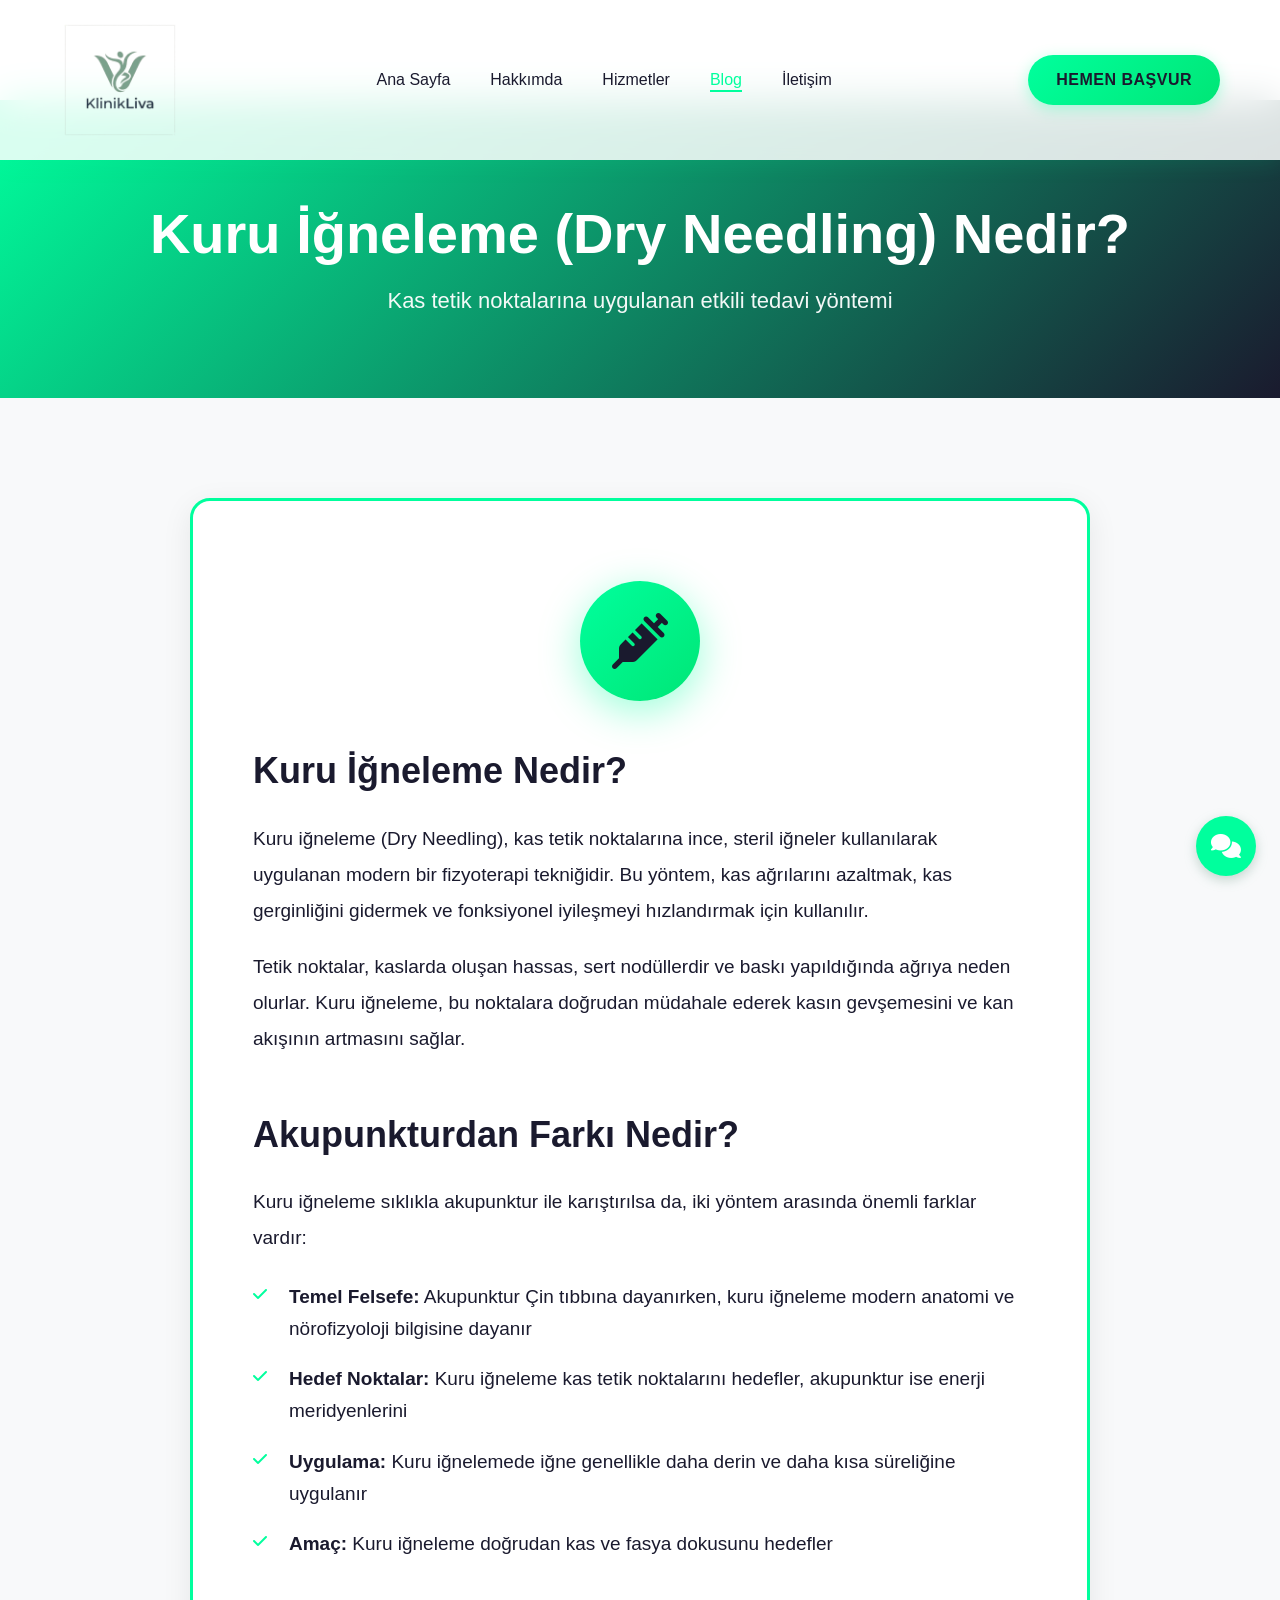
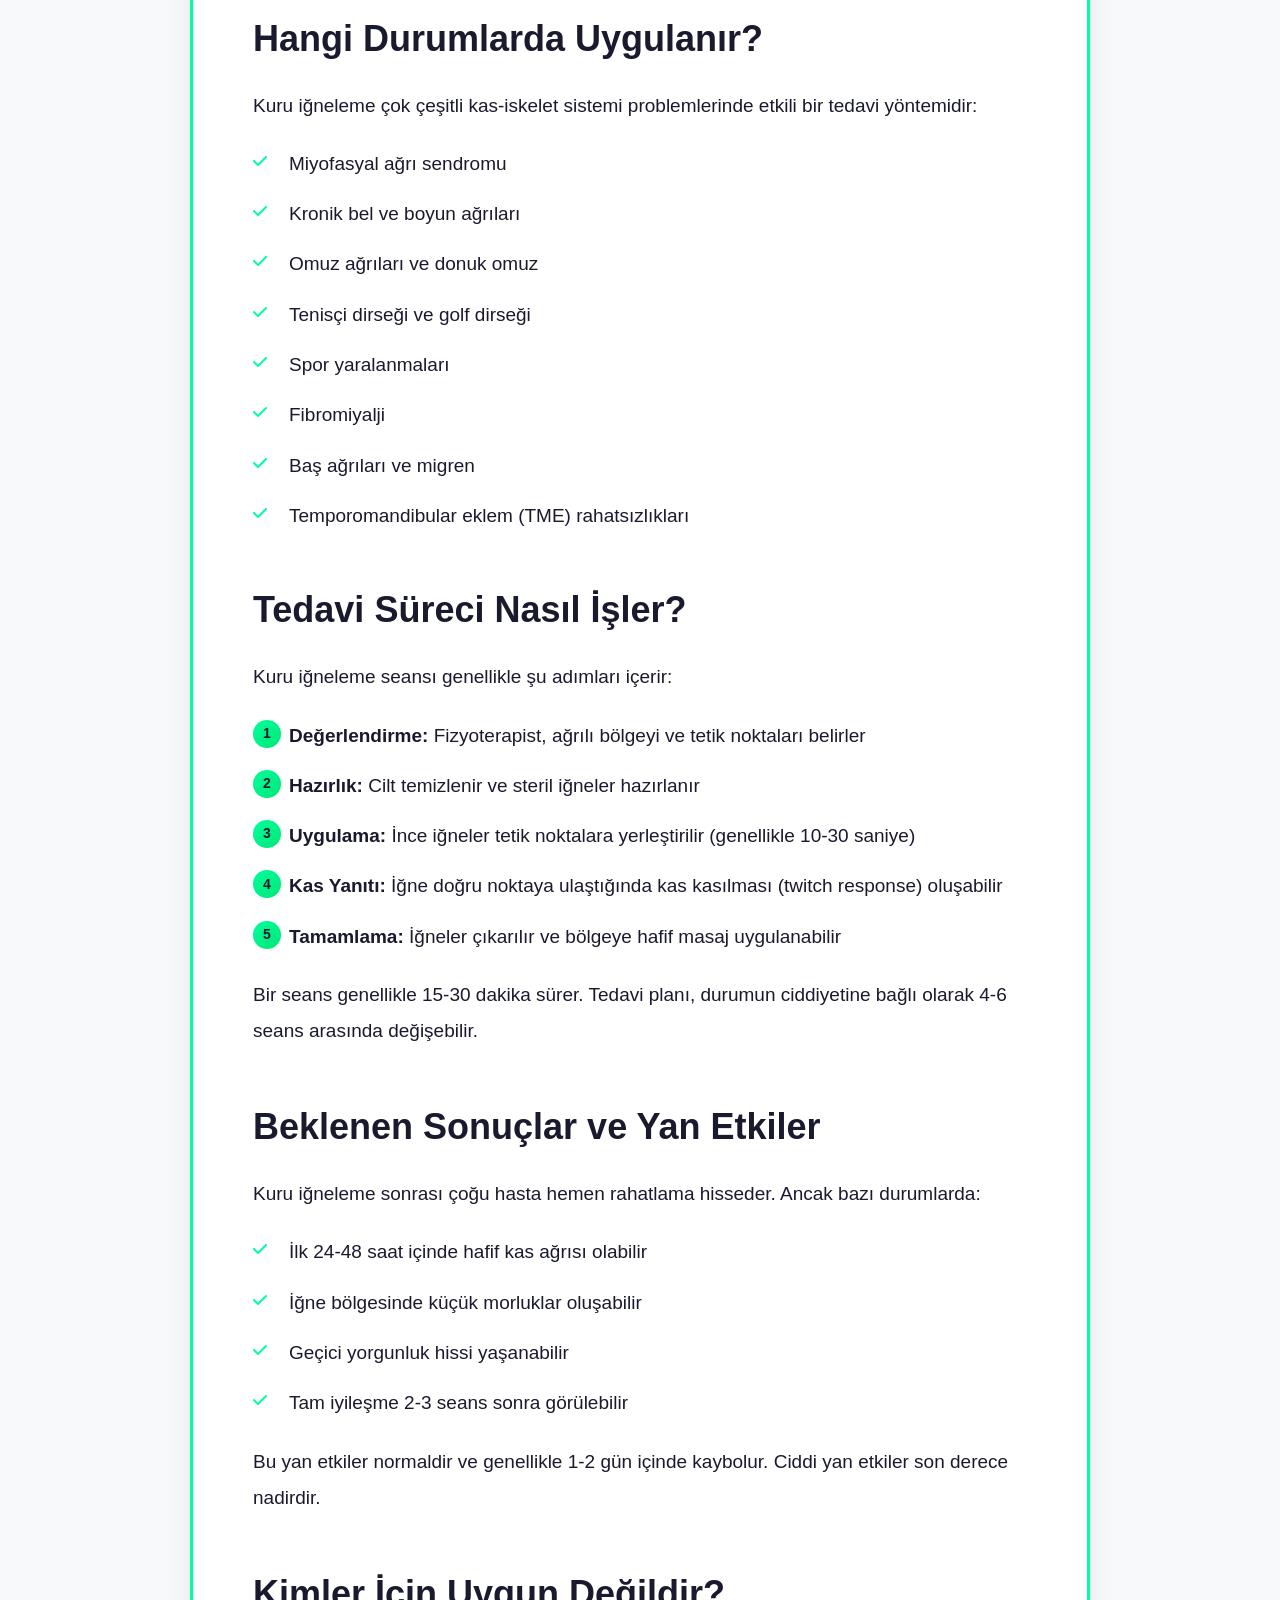
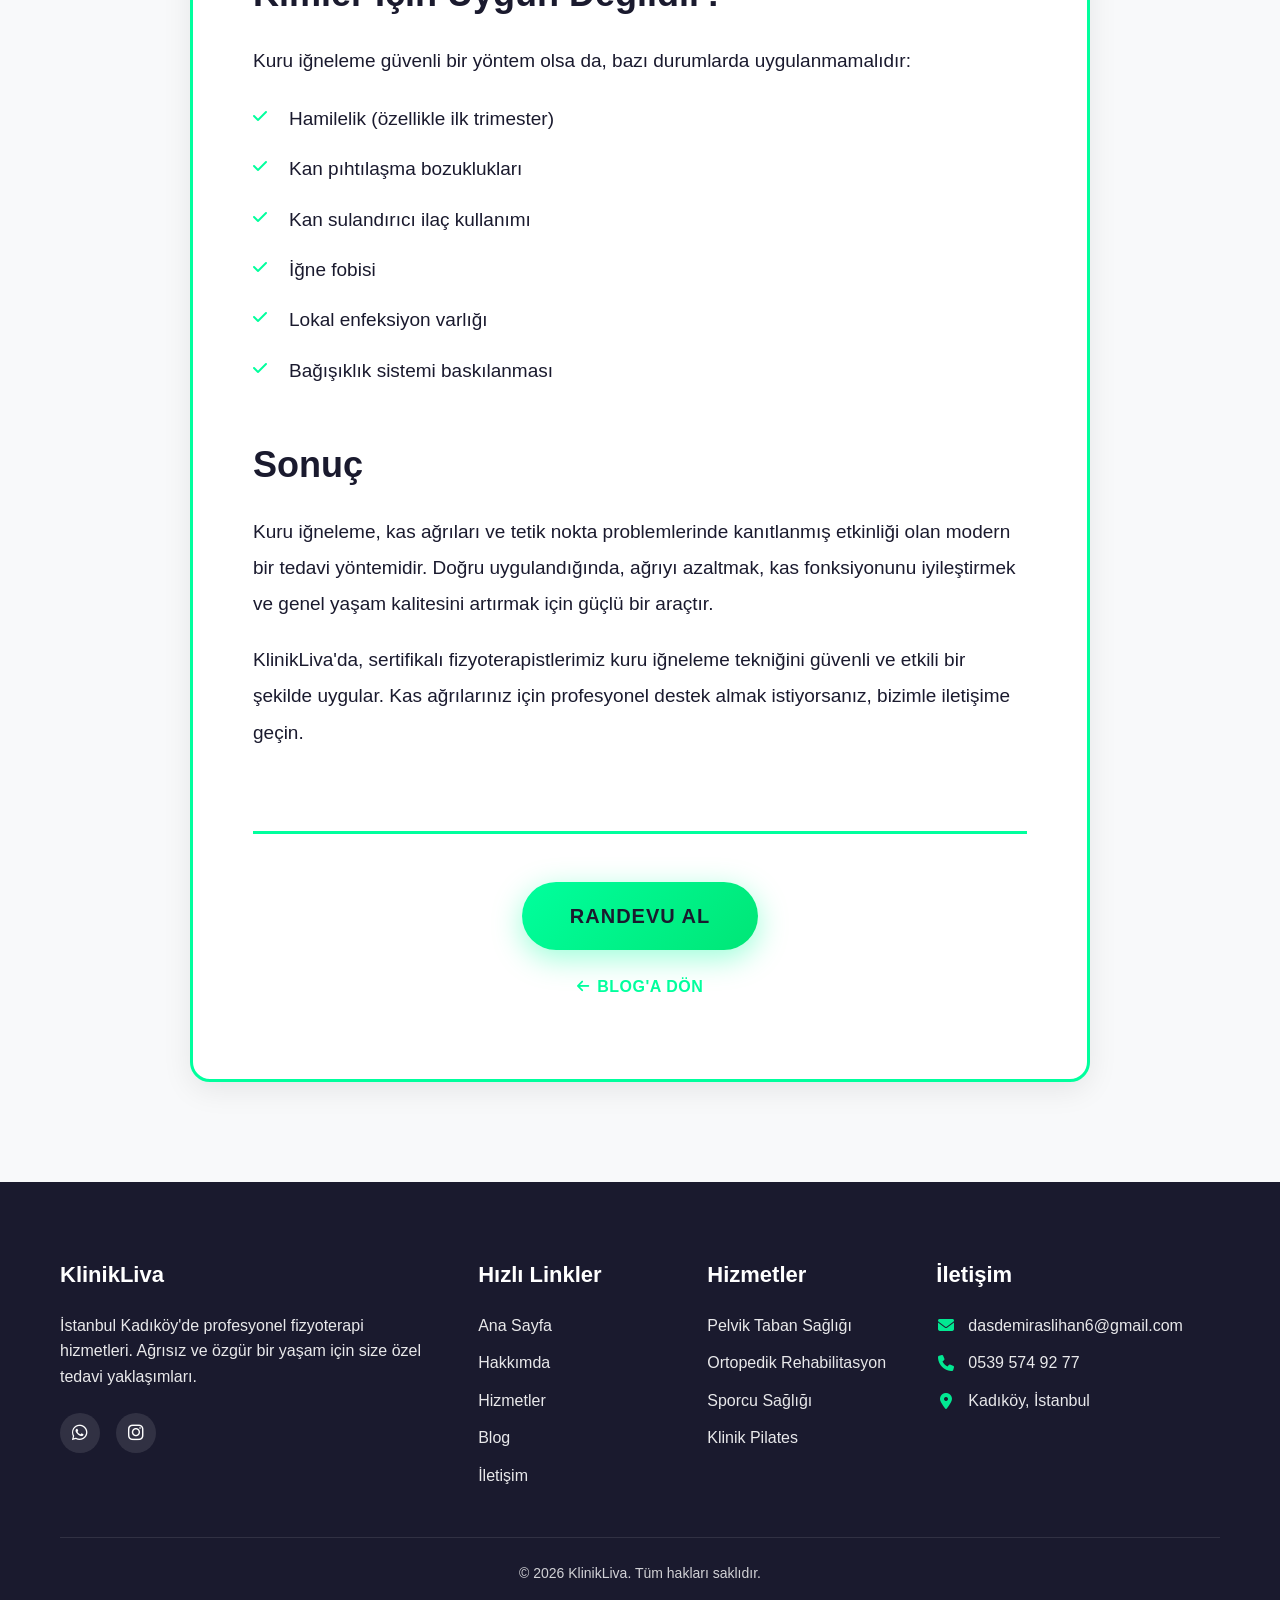
<file: blog-kuru-igneleme.html>
<!DOCTYPE html>
<html lang="tr">
<head>
    <meta charset="UTF-8">
    <meta name="viewport" content="width=device-width, initial-scale=1.0">
    <meta name="description" content="Kuru İğneleme (Dry Needling) Nedir? Kas tetik noktalarına uygulanan etkili tedavi yöntemi hakkında detaylı bilgi.">
    <title>Kuru İğneleme (Dry Needling) Nedir? | KlinikLiva Blog</title>
    
    <!-- Bootstrap 5.3 CSS -->
    <link href="https://cdn.jsdelivr.net/npm/bootstrap@5.3.0/dist/css/bootstrap.min.css" rel="stylesheet">
    
    <!-- FontAwesome 6.4.0 -->
    <link rel="stylesheet" href="https://cdnjs.cloudflare.com/ajax/libs/font-awesome/6.4.0/css/all.min.css">
    
    <!-- AOS Animation Library 2.3.4 -->
    <link href="https://unpkg.com/aos@2.3.4/dist/aos.css" rel="stylesheet">
    
    <!-- Custom CSS -->
    <link rel="stylesheet" href="assets/css/main.css">
</head>
<body>
    <!-- Sticky Header -->
    <header class="sticky-header" id="mainHeader">
        <div class="container">
            <div class="header-content">
                <img src="assets/img/logo.png" alt="KlinikLiva Logo" class="logo">
                <nav class="nav-menu" id="navMenu">
                    <ul>
                        <li><a href="index.html">Ana Sayfa</a></li>
                        <li><a href="hakkimda.html">Hakkımda</a></li>
                        <li><a href="hizmetler.html">Hizmetler</a></li>
                        <li><a href="blog.html" class="active">Blog</a></li>
                        <li><a href="iletisim.html">İletişim</a></li>
                    </ul>
                </nav>
                <button class="cta-button">Hemen Başvur</button>
                <button class="hamburger" id="hamburgerBtn" aria-label="Menü">
                    <i class="fas fa-bars"></i>
                </button>
            </div>
        </div>
    </header>
    
    <main id="main-content">
        <!-- Blog Hero Section -->
        <section class="blog-hero" data-aos="fade-in">
            <div class="container">
                <h1 class="page-title">Kuru İğneleme (Dry Needling) Nedir?</h1>
                <p class="page-subtitle">Kas tetik noktalarına uygulanan etkili tedavi yöntemi</p>
            </div>
        </section>

        <!-- Blog Content Section -->
        <section class="blog-content-section">
            <div class="container">
                <article class="blog-detail-content" data-aos="fade-up">
                    <div class="blog-detail-icon">
                        <i class="fas fa-syringe"></i>
                    </div>

                    <div class="blog-section">
                        <h2>Kuru İğneleme Nedir?</h2>
                        <p>
                            Kuru iğneleme (Dry Needling), kas tetik noktalarına ince, steril iğneler kullanılarak uygulanan 
                            modern bir fizyoterapi tekniğidir. Bu yöntem, kas ağrılarını azaltmak, kas gerginliğini gidermek 
                            ve fonksiyonel iyileşmeyi hızlandırmak için kullanılır.
                        </p>
                        <p>
                            Tetik noktalar, kaslarda oluşan hassas, sert nodüllerdir ve baskı yapıldığında ağrıya neden olurlar. 
                            Kuru iğneleme, bu noktalara doğrudan müdahale ederek kasın gevşemesini ve kan akışının artmasını sağlar.
                        </p>
                    </div>

                    <div class="blog-section">
                        <h2>Akupunkturdan Farkı Nedir?</h2>
                        <p>
                            Kuru iğneleme sıklıkla akupunktur ile karıştırılsa da, iki yöntem arasında önemli farklar vardır:
                        </p>
                        <ul class="blog-list">
                            <li><strong>Temel Felsefe:</strong> Akupunktur Çin tıbbına dayanırken, kuru iğneleme modern anatomi ve nörofizyoloji bilgisine dayanır</li>
                            <li><strong>Hedef Noktalar:</strong> Kuru iğneleme kas tetik noktalarını hedefler, akupunktur ise enerji meridyenlerini</li>
                            <li><strong>Uygulama:</strong> Kuru iğnelemede iğne genellikle daha derin ve daha kısa süreliğine uygulanır</li>
                            <li><strong>Amaç:</strong> Kuru iğneleme doğrudan kas ve fasya dokusunu hedefler</li>
                        </ul>
                    </div>

                    <div class="blog-section">
                        <h2>Hangi Durumlarda Uygulanır?</h2>
                        <p>
                            Kuru iğneleme çok çeşitli kas-iskelet sistemi problemlerinde etkili bir tedavi yöntemidir:
                        </p>
                        <ul class="blog-list">
                            <li>Miyofasyal ağrı sendromu</li>
                            <li>Kronik bel ve boyun ağrıları</li>
                            <li>Omuz ağrıları ve donuk omuz</li>
                            <li>Tenisçi dirseği ve golf dirseği</li>
                            <li>Spor yaralanmaları</li>
                            <li>Fibromiyalji</li>
                            <li>Baş ağrıları ve migren</li>
                            <li>Temporomandibular eklem (TME) rahatsızlıkları</li>
                        </ul>
                    </div>

                    <div class="blog-section">
                        <h2>Tedavi Süreci Nasıl İşler?</h2>
                        <p>
                            Kuru iğneleme seansı genellikle şu adımları içerir:
                        </p>
                        <ol class="blog-list">
                            <li><strong>Değerlendirme:</strong> Fizyoterapist, ağrılı bölgeyi ve tetik noktaları belirler</li>
                            <li><strong>Hazırlık:</strong> Cilt temizlenir ve steril iğneler hazırlanır</li>
                            <li><strong>Uygulama:</strong> İnce iğneler tetik noktalara yerleştirilir (genellikle 10-30 saniye)</li>
                            <li><strong>Kas Yanıtı:</strong> İğne doğru noktaya ulaştığında kas kasılması (twitch response) oluşabilir</li>
                            <li><strong>Tamamlama:</strong> İğneler çıkarılır ve bölgeye hafif masaj uygulanabilir</li>
                        </ol>
                        <p>
                            Bir seans genellikle 15-30 dakika sürer. Tedavi planı, durumun ciddiyetine bağlı olarak 
                            4-6 seans arasında değişebilir.
                        </p>
                    </div>

                    <div class="blog-section">
                        <h2>Beklenen Sonuçlar ve Yan Etkiler</h2>
                        <p>
                            Kuru iğneleme sonrası çoğu hasta hemen rahatlama hisseder. Ancak bazı durumlarda:
                        </p>
                        <ul class="blog-list">
                            <li>İlk 24-48 saat içinde hafif kas ağrısı olabilir</li>
                            <li>İğne bölgesinde küçük morluklar oluşabilir</li>
                            <li>Geçici yorgunluk hissi yaşanabilir</li>
                            <li>Tam iyileşme 2-3 seans sonra görülebilir</li>
                        </ul>
                        <p>
                            Bu yan etkiler normaldir ve genellikle 1-2 gün içinde kaybolur. Ciddi yan etkiler son derece nadirdir.
                        </p>
                    </div>

                    <div class="blog-section">
                        <h2>Kimler İçin Uygun Değildir?</h2>
                        <p>
                            Kuru iğneleme güvenli bir yöntem olsa da, bazı durumlarda uygulanmamalıdır:
                        </p>
                        <ul class="blog-list">
                            <li>Hamilelik (özellikle ilk trimester)</li>
                            <li>Kan pıhtılaşma bozuklukları</li>
                            <li>Kan sulandırıcı ilaç kullanımı</li>
                            <li>İğne fobisi</li>
                            <li>Lokal enfeksiyon varlığı</li>
                            <li>Bağışıklık sistemi baskılanması</li>
                        </ul>
                    </div>

                    <div class="blog-section">
                        <h2>Sonuç</h2>
                        <p>
                            Kuru iğneleme, kas ağrıları ve tetik nokta problemlerinde kanıtlanmış etkinliği olan modern bir tedavi yöntemidir. 
                            Doğru uygulandığında, ağrıyı azaltmak, kas fonksiyonunu iyileştirmek ve genel yaşam kalitesini artırmak için 
                            güçlü bir araçtır.
                        </p>
                        <p>
                            KlinikLiva'da, sertifikalı fizyoterapistlerimiz kuru iğneleme tekniğini güvenli ve etkili bir şekilde uygular. 
                            Kas ağrılarınız için profesyonel destek almak istiyorsanız, bizimle iletişime geçin.
                        </p>
                    </div>

                    <div class="blog-cta">
                        <a href="iletisim.html" class="hero-cta-button">Randevu Al</a>
                        <a href="blog.html" class="blog-back-link">
                            <i class="fas fa-arrow-left"></i> Blog'a Dön
                        </a>
                    </div>
                </article>
            </div>
        </section>
    </main>

    <!-- Floating Contact Button -->
    <div class="floating-contact" id="floatingContact">
        <button class="floating-btn" id="floatingBtn" aria-label="İletişim Seçenekleri">
            <i class="fas fa-comments"></i>
        </button>
        <div class="contact-options" id="contactOptions">
            <a href="https://wa.me/905395749277" class="contact-option whatsapp" target="_blank" rel="noopener noreferrer">
                <i class="fab fa-whatsapp"></i>
                <span>WhatsApp</span>
            </a>
            <a href="https://instagram.com/klinikliva" class="contact-option instagram" target="_blank" rel="noopener noreferrer">
                <i class="fab fa-instagram"></i>
                <span>Instagram</span>
            </a>
        </div>
    </div>

    <!-- Footer -->
    <footer class="site-footer">
        <div class="container">
            <div class="footer-content">
                <div class="footer-section">
                    <h3 class="footer-title">KlinikLiva</h3>
                    <p class="footer-text">
                        İstanbul Kadıköy'de profesyonel fizyoterapi hizmetleri. 
                        Ağrısız ve özgür bir yaşam için size özel tedavi yaklaşımları.
                    </p>
                    <div class="social-links">
                        <a href="https://wa.me/905395749277" class="social-link" target="_blank" rel="noopener noreferrer" aria-label="WhatsApp">
                            <i class="fab fa-whatsapp"></i>
                        </a>
                        <a href="https://instagram.com/klinikliva" class="social-link" target="_blank" rel="noopener noreferrer" aria-label="Instagram">
                            <i class="fab fa-instagram"></i>
                        </a>
                    </div>
                </div>

                <div class="footer-section">
                    <h3 class="footer-title">Hızlı Linkler</h3>
                    <ul class="footer-links">
                        <li><a href="index.html">Ana Sayfa</a></li>
                        <li><a href="hakkimda.html">Hakkımda</a></li>
                        <li><a href="hizmetler.html">Hizmetler</a></li>
                        <li><a href="blog.html">Blog</a></li>
                        <li><a href="iletisim.html">İletişim</a></li>
                    </ul>
                </div>

                <div class="footer-section">
                    <h3 class="footer-title">Hizmetler</h3>
                    <ul class="footer-links">
                        <li><a href="hizmetler.html#pelvik-taban">Pelvik Taban Sağlığı</a></li>
                        <li><a href="hizmetler.html#ortopedi">Ortopedik Rehabilitasyon</a></li>
                        <li><a href="hizmetler.html#sporcu">Sporcu Sağlığı</a></li>
                        <li><a href="hizmetler.html#pilates">Klinik Pilates</a></li>
                    </ul>
                </div>

                <div class="footer-section">
                    <h3 class="footer-title">İletişim</h3>
                    <div class="footer-contact-info">
                        <div class="footer-contact-item">
                            <i class="fas fa-envelope"></i>
                            <a href="mailto:dasdemiraslihan6@gmail.com">dasdemiraslihan6@gmail.com</a>
                        </div>
                        <div class="footer-contact-item">
                            <i class="fas fa-phone"></i>
                            <a href="tel:+905395749277">0539 574 92 77</a>
                        </div>
                        <div class="footer-contact-item">
                            <i class="fas fa-map-marker-alt"></i>
                            <span>Kadıköy, İstanbul</span>
                        </div>
                    </div>
                </div>
            </div>

            <div class="footer-bottom">
                <p class="footer-copyright">
                    &copy; 2026 KlinikLiva. Tüm hakları saklıdır.
                </p>
            </div>
        </div>
    </footer>

    <!-- Bootstrap 5.3 JS Bundle -->
    <script src="https://cdn.jsdelivr.net/npm/bootstrap@5.3.0/dist/js/bootstrap.bundle.min.js"></script>
    
    <!-- AOS Animation Library 2.3.4 -->
    <script src="https://unpkg.com/aos@2.3.4/dist/aos.js"></script>
    
    <!-- Custom JavaScript -->
    <script src="assets/js/main.js"></script>
    <script src="assets/js/navigation.js"></script>
</body>
</html>
</file>
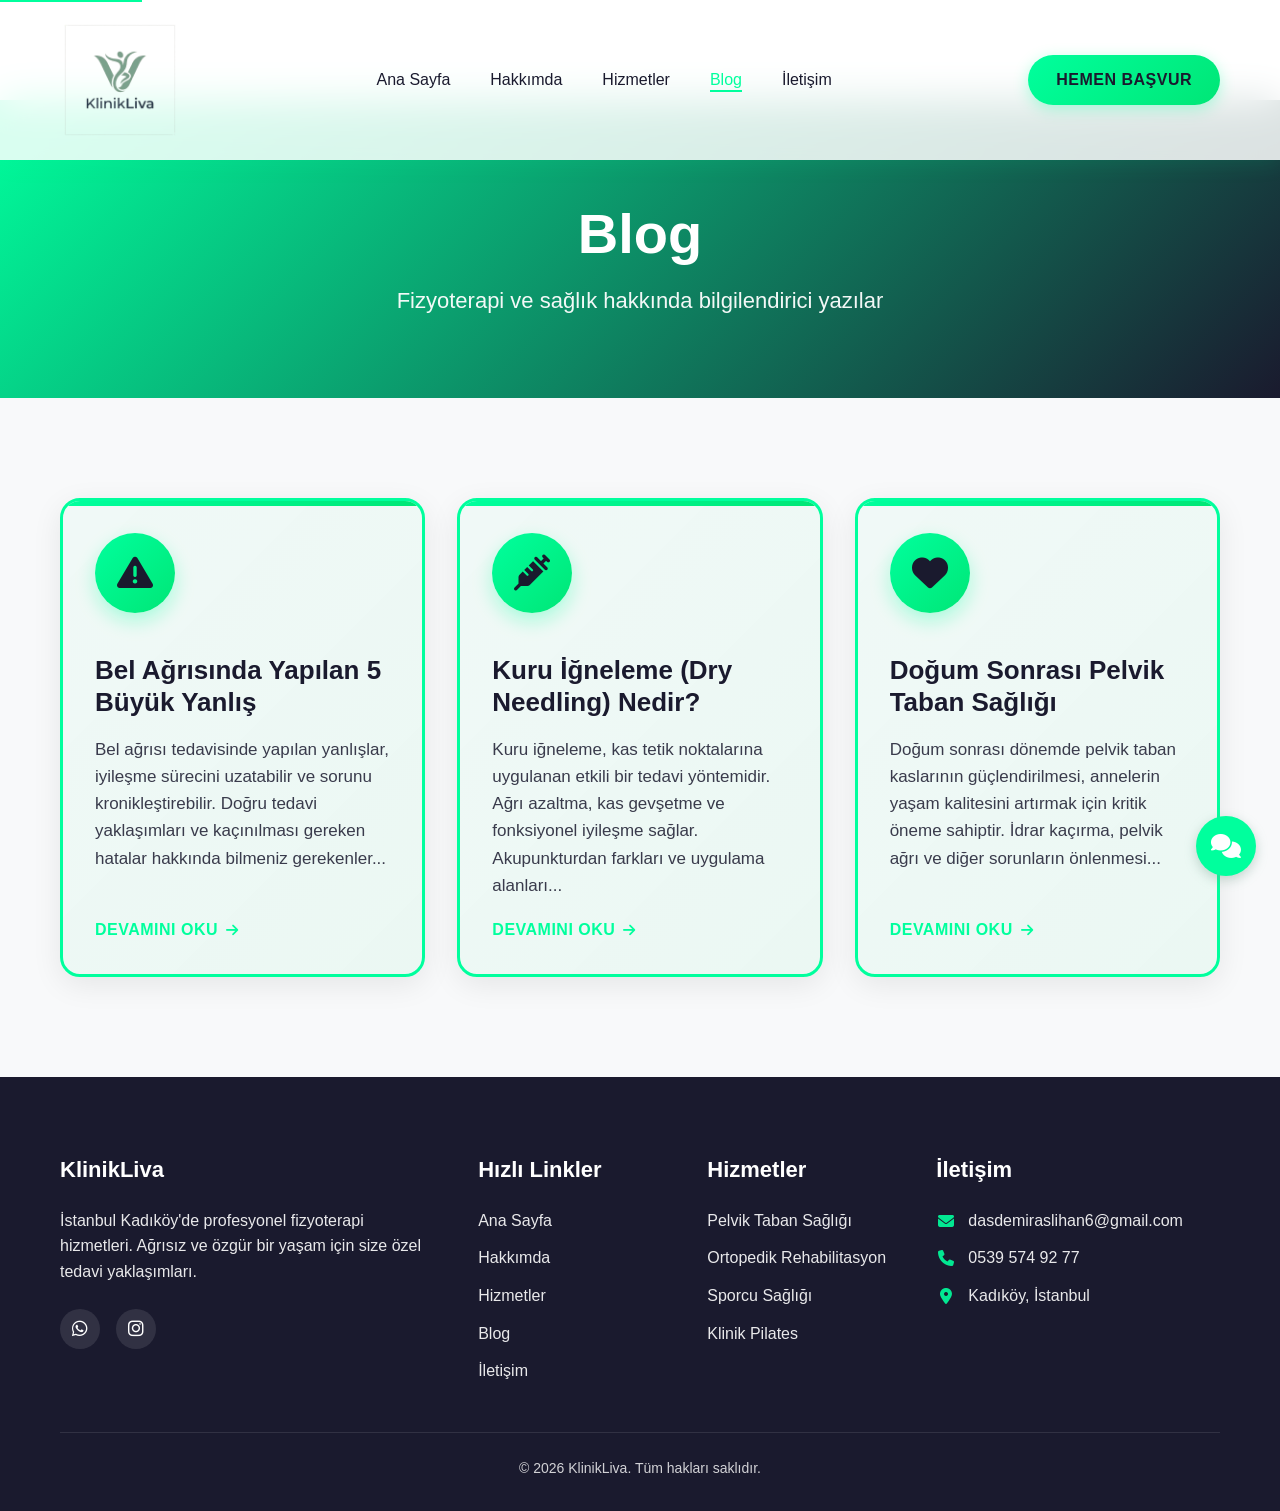
<file: blog.html>
<!DOCTYPE html>
<html lang="tr">
<head>
    <meta charset="UTF-8">
    <meta name="viewport" content="width=device-width, initial-scale=1.0">
    <meta name="description" content="KlinikLiva blog - Fizyoterapi, kadın sağlığı, doğum sonrası bakım, bel ağrısı, kuru iğneleme ve daha fazlası hakkında bilgilendirici yazılar.">
    <title>Blog - Fizyoterapi Rehberi | KlinikLiva</title>
    
    <!-- Open Graph Meta Tags -->
    <meta property="og:title" content="Blog - Fizyoterapi Rehberi">
    <meta property="og:description" content="Fizyoterapi, kadın sağlığı, doğum sonrası bakım ve daha fazlası hakkında bilgilendirici yazılar.">
    <meta property="og:type" content="website">
    <meta property="og:url" content="https://klinikliva.com/blog.html">
    <meta property="og:image" content="https://klinikliva.com/assets/img/clinic-interior.jpg">
    <meta property="og:locale" content="tr_TR">
    
    <!-- Bootstrap 5.3 CSS -->
    <link href="https://cdn.jsdelivr.net/npm/bootstrap@5.3.0/dist/css/bootstrap.min.css" rel="stylesheet">
    
    <!-- FontAwesome 6.4.0 -->
    <link rel="stylesheet" href="https://cdnjs.cloudflare.com/ajax/libs/font-awesome/6.4.0/css/all.min.css">
    
    <!-- AOS Animation Library 2.3.4 -->
    <link href="https://unpkg.com/aos@2.3.4/dist/aos.css" rel="stylesheet">
    
    <!-- Custom CSS -->
    <link rel="stylesheet" href="assets/css/main.css">
</head>
<body>
    <!-- Skip to Main Content Link (Accessibility) -->
    <a href="#main-content" class="skip-to-main">Ana içeriğe geç</a>
    
    <!-- Sticky Header -->
    <header class="sticky-header" id="mainHeader">
        <div class="container">
            <div class="header-content">
                <img src="assets/img/logo.png" alt="KlinikLiva Logo" class="logo">
                <nav class="nav-menu" id="navMenu">
                    <ul>
                        <li><a href="index.html">Ana Sayfa</a></li>
                        <li><a href="hakkimda.html">Hakkımda</a></li>
                        <li><a href="hizmetler.html">Hizmetler</a></li>
                        <li><a href="blog.html" class="active">Blog</a></li>
                        <li><a href="iletisim.html">İletişim</a></li>
                    </ul>
                </nav>
                <button class="cta-button">Hemen Başvur</button>
                <button class="hamburger" id="hamburgerBtn" aria-label="Menü">
                    <i class="fas fa-bars"></i>
                </button>
            </div>
        </div>
    </header>
    
    <main id="main-content">
        <!-- Blog Hero Section -->
        <section class="blog-hero" data-aos="fade-in">
            <div class="container">
                <h1 class="page-title">Blog</h1>
                <p class="page-subtitle">Fizyoterapi ve sağlık hakkında bilgilendirici yazılar</p>
            </div>
        </section>

        <!-- Blog Content Section -->
        <section class="blog-content-section">
            <div class="container">
                <div class="blog-grid">
                    <!-- Blog Card 1: Bel Ağrısında Yanlışlar -->
                    <article class="blog-card" data-aos="fade-up" data-aos-delay="0">
                        <div class="blog-content">
                            <div class="blog-icon">
                                <i class="fas fa-exclamation-triangle"></i>
                            </div>
                            <h2 class="blog-title">Bel Ağrısında Yapılan 5 Büyük Yanlış</h2>
                            <p class="blog-excerpt">
                                Bel ağrısı tedavisinde yapılan yanlışlar, iyileşme sürecini uzatabilir 
                                ve sorunu kronikleştirebilir. Doğru tedavi yaklaşımları ve kaçınılması 
                                gereken hatalar hakkında bilmeniz gerekenler...
                            </p>
                            <a href="blog-bel-agrisi.html" class="blog-link">
                                Devamını Oku <i class="fas fa-arrow-right"></i>
                            </a>
                        </div>
                    </article>

                    <!-- Blog Card 2: Kuru İğneleme Nedir? -->
                    <article class="blog-card" data-aos="fade-up" data-aos-delay="100">
                        <div class="blog-content">
                            <div class="blog-icon">
                                <i class="fas fa-syringe"></i>
                            </div>
                            <h2 class="blog-title">Kuru İğneleme (Dry Needling) Nedir?</h2>
                            <p class="blog-excerpt">
                                Kuru iğneleme, kas tetik noktalarına uygulanan etkili bir tedavi yöntemidir. 
                                Ağrı azaltma, kas gevşetme ve fonksiyonel iyileşme sağlar. 
                                Akupunkturdan farkları ve uygulama alanları...
                            </p>
                            <a href="blog-kuru-igneleme.html" class="blog-link">
                                Devamını Oku <i class="fas fa-arrow-right"></i>
                            </a>
                        </div>
                    </article>

                    <!-- Blog Card 3: Doğum Sonrası Pelvik Taban -->
                    <article class="blog-card" data-aos="fade-up" data-aos-delay="200">
                        <div class="blog-content">
                            <div class="blog-icon">
                                <i class="fas fa-heart"></i>
                            </div>
                            <h2 class="blog-title">Doğum Sonrası Pelvik Taban Sağlığı</h2>
                            <p class="blog-excerpt">
                                Doğum sonrası dönemde pelvik taban kaslarının güçlendirilmesi, 
                                annelerin yaşam kalitesini artırmak için kritik öneme sahiptir. 
                                İdrar kaçırma, pelvik ağrı ve diğer sorunların önlenmesi...
                            </p>
                            <a href="blog-dogum-sonrasi.html" class="blog-link">
                                Devamını Oku <i class="fas fa-arrow-right"></i>
                            </a>
                        </div>
                    </article>
                </div>
            </div>
        </section>
    </main>

    <!-- Floating Contact Button -->
    <div class="floating-contact" id="floatingContact">
        <button class="floating-btn" id="floatingBtn" aria-label="İletişim Seçenekleri">
            <i class="fas fa-comments"></i>
        </button>
        <div class="contact-options" id="contactOptions">
            <a href="https://wa.me/905395749277" class="contact-option whatsapp" target="_blank" rel="noopener noreferrer">
                <i class="fab fa-whatsapp"></i>
                <span>WhatsApp</span>
            </a>
            <a href="https://instagram.com/klinikliva" class="contact-option instagram" target="_blank" rel="noopener noreferrer">
                <i class="fab fa-instagram"></i>
                <span>Instagram</span>
            </a>
        </div>
    </div>

    <!-- Footer -->
    <footer class="site-footer">
        <div class="container">
            <div class="footer-content">
                <!-- About Section -->
                <div class="footer-section">
                    <h3 class="footer-title">KlinikLiva</h3>
                    <p class="footer-text">
                        İstanbul Kadıköy'de profesyonel fizyoterapi hizmetleri. 
                        Ağrısız ve özgür bir yaşam için size özel tedavi yaklaşımları.
                    </p>
                    <div class="social-links">
                        <a href="https://wa.me/905395749277" class="social-link" target="_blank" rel="noopener noreferrer" aria-label="WhatsApp">
                            <i class="fab fa-whatsapp"></i>
                        </a>
                        <a href="https://instagram.com/klinikliva" class="social-link" target="_blank" rel="noopener noreferrer" aria-label="Instagram">
                            <i class="fab fa-instagram"></i>
                        </a>
                    </div>
                </div>

                <!-- Quick Links -->
                <div class="footer-section">
                    <h3 class="footer-title">Hızlı Linkler</h3>
                    <ul class="footer-links">
                        <li><a href="index.html">Ana Sayfa</a></li>
                        <li><a href="hakkimda.html">Hakkımda</a></li>
                        <li><a href="hizmetler.html">Hizmetler</a></li>
                        <li><a href="blog.html">Blog</a></li>
                        <li><a href="iletisim.html">İletişim</a></li>
                    </ul>
                </div>

                <!-- Services -->
                <div class="footer-section">
                    <h3 class="footer-title">Hizmetler</h3>
                    <ul class="footer-links">
                        <li><a href="hizmetler.html#pelvik-taban">Pelvik Taban Sağlığı</a></li>
                        <li><a href="hizmetler.html#ortopedi">Ortopedik Rehabilitasyon</a></li>
                        <li><a href="hizmetler.html#sporcu">Sporcu Sağlığı</a></li>
                        <li><a href="hizmetler.html#pilates">Klinik Pilates</a></li>
                    </ul>
                </div>

                <!-- Contact Info -->
                <div class="footer-section">
                    <h3 class="footer-title">İletişim</h3>
                    <div class="footer-contact-info">
                        <div class="footer-contact-item">
                            <i class="fas fa-envelope"></i>
                            <a href="mailto:dasdemiraslihan6@gmail.com">dasdemiraslihan6@gmail.com</a>
                        </div>
                        <div class="footer-contact-item">
                            <i class="fas fa-phone"></i>
                            <a href="tel:+905395749277">0539 574 92 77</a>
                        </div>
                        <div class="footer-contact-item">
                            <i class="fas fa-map-marker-alt"></i>
                            <span>Kadıköy, İstanbul</span>
                        </div>
                    </div>
                </div>
            </div>

            <div class="footer-bottom">
                <p class="footer-copyright">
                    &copy; 2026 KlinikLiva. Tüm hakları saklıdır.
                </p>
            </div>
        </div>
    </footer>

    <!-- Bootstrap 5.3 JS Bundle -->
    <script src="https://cdn.jsdelivr.net/npm/bootstrap@5.3.0/dist/js/bootstrap.bundle.min.js"></script>
    
    <!-- AOS Animation Library 2.3.4 -->
    <script src="https://unpkg.com/aos@2.3.4/dist/aos.js"></script>
    
    <!-- Custom JavaScript -->
    <script src="assets/js/main.js"></script>
    <script src="assets/js/navigation.js"></script>
</body>
</html>
</file>
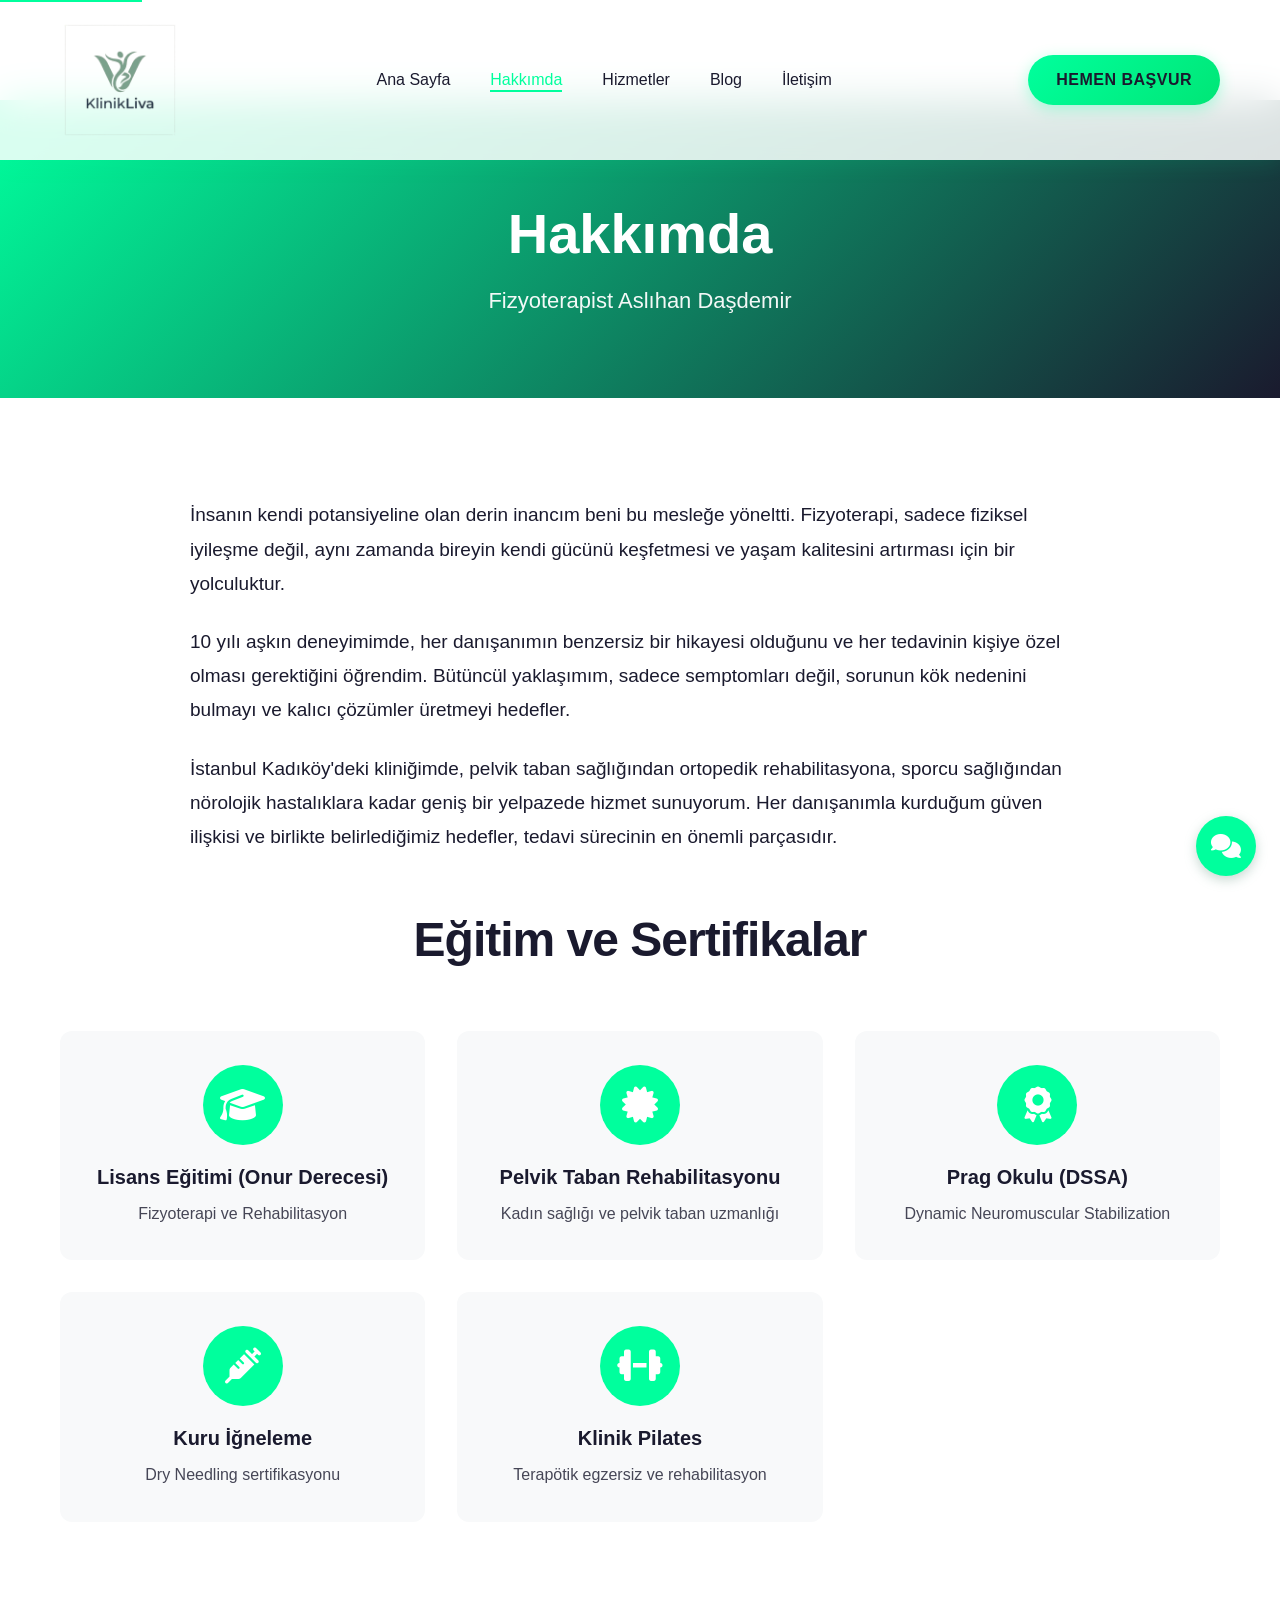
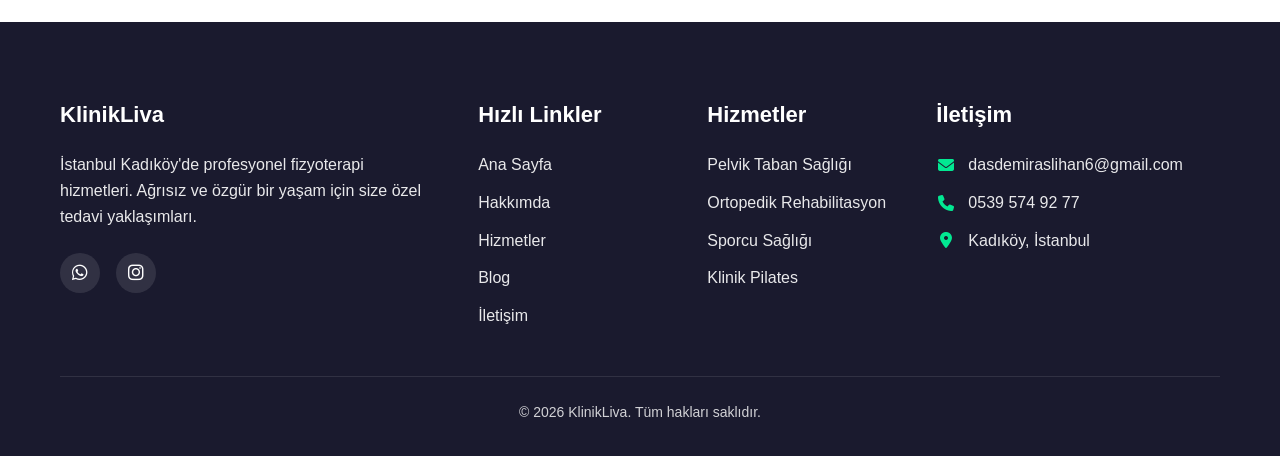
<file: hakkimda.html>
<!DOCTYPE html>
<html lang="tr">
<head>
    <meta charset="UTF-8">
    <meta name="viewport" content="width=device-width, initial-scale=1.0">
    <meta name="description" content="Fizyoterapist Aslıhan Daşdemir hakkında bilgi edinin. Pelvik taban, Prag Okulu, kuru iğneleme ve klinik pilates sertifikaları ile 10+ yıl deneyim.">
    <title>Hakkımda - Fizyoterapist Aslıhan Daşdemir | KlinikLiva</title>
    
    <!-- Open Graph Meta Tags -->
    <meta property="og:title" content="Hakkımda - Fizyoterapist Aslıhan Daşdemir">
    <meta property="og:description" content="10+ yıl deneyim ile pelvik taban, ortopedik rehabilitasyon ve sporcu sağlığı alanlarında uzman fizyoterapist.">
    <meta property="og:type" content="website">
    <meta property="og:url" content="https://klinikliva.com/hakkimda.html">
    <meta property="og:image" content="https://klinikliva.com/assets/img/doctor-hero.jpg">
    <meta property="og:locale" content="tr_TR">
    
    <!-- Bootstrap 5.3 CSS -->
    <link href="https://cdn.jsdelivr.net/npm/bootstrap@5.3.0/dist/css/bootstrap.min.css" rel="stylesheet">
    
    <!-- FontAwesome 6.4.0 -->
    <link rel="stylesheet" href="https://cdnjs.cloudflare.com/ajax/libs/font-awesome/6.4.0/css/all.min.css">
    
    <!-- AOS Animation Library 2.3.4 -->
    <link href="https://unpkg.com/aos@2.3.4/dist/aos.css" rel="stylesheet">
    
    <!-- Custom CSS -->
    <link rel="stylesheet" href="assets/css/main.css">
</head>
<body>
    <!-- Skip to Main Content Link (Accessibility) -->
    <a href="#main-content" class="skip-to-main">Ana içeriğe geç</a>
    
    <!-- Sticky Header -->
    <header class="sticky-header" id="mainHeader">
        <div class="container">
            <div class="header-content">
                <img src="assets/img/logo.png" alt="KlinikLiva Logo" class="logo">
                <nav class="nav-menu" id="navMenu">
                    <ul>
                        <li><a href="index.html">Ana Sayfa</a></li>
                        <li><a href="hakkimda.html" class="active">Hakkımda</a></li>
                        <li><a href="hizmetler.html">Hizmetler</a></li>
                        <li><a href="blog.html">Blog</a></li>
                        <li><a href="iletisim.html">İletişim</a></li>
                    </ul>
                </nav>
                <button class="cta-button">Hemen Başvur</button>
                <button class="hamburger" id="hamburgerBtn" aria-label="Menü">
                    <i class="fas fa-bars"></i>
                </button>
            </div>
        </div>
    </header>
    
    <main id="main-content">
        <!-- About Hero Section -->
        <section class="about-hero" data-aos="fade-in">
            <div class="container">
                <h1 class="page-title">Hakkımda</h1>
                <p class="page-subtitle">Fizyoterapist Aslıhan Daşdemir</p>
            </div>
        </section>

        <!-- Biography Section -->
        <section class="biography-section">
            <div class="container">
                <div class="biography-content" data-aos="fade-up">
                    <div class="bio-text">
                        <p class="bio-paragraph">
                            İnsanın kendi potansiyeline olan derin inancım beni bu mesleğe yöneltti. 
                            Fizyoterapi, sadece fiziksel iyileşme değil, aynı zamanda bireyin kendi 
                            gücünü keşfetmesi ve yaşam kalitesini artırması için bir yolculuktur.
                        </p>
                        <p class="bio-paragraph">
                            10 yılı aşkın deneyimimde, her danışanımın benzersiz bir hikayesi olduğunu 
                            ve her tedavinin kişiye özel olması gerektiğini öğrendim. Bütüncül yaklaşımım, 
                            sadece semptomları değil, sorunun kök nedenini bulmayı ve kalıcı çözümler 
                            üretmeyi hedefler.
                        </p>
                        <p class="bio-paragraph">
                            İstanbul Kadıköy'deki kliniğimde, pelvik taban sağlığından ortopedik 
                            rehabilitasyona, sporcu sağlığından nörolojik hastalıklara kadar geniş bir 
                            yelpazede hizmet sunuyorum. Her danışanımla kurduğum güven ilişkisi ve 
                            birlikte belirlediğimiz hedefler, tedavi sürecinin en önemli parçasıdır.
                        </p>
                    </div>
                </div>

                <!-- Certifications Section -->
                <div class="certifications-section" data-aos="fade-up" data-aos-delay="200">
                    <h2 class="section-title">Eğitim ve Sertifikalar</h2>
                    <div class="certifications-grid">
                        <div class="cert-card" data-aos="fade-up" data-aos-delay="0">
                            <div class="cert-icon">
                                <i class="fas fa-graduation-cap"></i>
                            </div>
                            <h3 class="cert-title">Lisans Eğitimi (Onur Derecesi)</h3>
                            <p class="cert-description">Fizyoterapi ve Rehabilitasyon</p>
                        </div>

                        <div class="cert-card" data-aos="fade-up" data-aos-delay="100">
                            <div class="cert-icon">
                                <i class="fas fa-certificate"></i>
                            </div>
                            <h3 class="cert-title">Pelvik Taban Rehabilitasyonu</h3>
                            <p class="cert-description">Kadın sağlığı ve pelvik taban uzmanlığı</p>
                        </div>

                        <div class="cert-card" data-aos="fade-up" data-aos-delay="200">
                            <div class="cert-icon">
                                <i class="fas fa-award"></i>
                            </div>
                            <h3 class="cert-title">Prag Okulu (DSSA)</h3>
                            <p class="cert-description">Dynamic Neuromuscular Stabilization</p>
                        </div>

                        <div class="cert-card" data-aos="fade-up" data-aos-delay="300">
                            <div class="cert-icon">
                                <i class="fas fa-syringe"></i>
                            </div>
                            <h3 class="cert-title">Kuru İğneleme</h3>
                            <p class="cert-description">Dry Needling sertifikasyonu</p>
                        </div>

                        <div class="cert-card" data-aos="fade-up" data-aos-delay="400">
                            <div class="cert-icon">
                                <i class="fas fa-dumbbell"></i>
                            </div>
                            <h3 class="cert-title">Klinik Pilates</h3>
                            <p class="cert-description">Terapötik egzersiz ve rehabilitasyon</p>
                        </div>
                    </div>
                </div>
            </div>
        </section>
    </main>

    <!-- Floating Contact Button -->
    <div class="floating-contact" id="floatingContact">
        <button class="floating-btn" id="floatingBtn" aria-label="İletişim Seçenekleri">
            <i class="fas fa-comments"></i>
        </button>
        <div class="contact-options" id="contactOptions">
            <a href="https://wa.me/905395749277" class="contact-option whatsapp" target="_blank" rel="noopener noreferrer">
                <i class="fab fa-whatsapp"></i>
                <span>WhatsApp</span>
            </a>
            <a href="https://instagram.com/klinikliva" class="contact-option instagram" target="_blank" rel="noopener noreferrer">
                <i class="fab fa-instagram"></i>
                <span>Instagram</span>
            </a>
        </div>
    </div>

    <!-- Footer -->
    <footer class="site-footer">
        <div class="container">
            <div class="footer-content">
                <!-- About Section -->
                <div class="footer-section">
                    <h3 class="footer-title">KlinikLiva</h3>
                    <p class="footer-text">
                        İstanbul Kadıköy'de profesyonel fizyoterapi hizmetleri. 
                        Ağrısız ve özgür bir yaşam için size özel tedavi yaklaşımları.
                    </p>
                    <div class="social-links">
                        <a href="https://wa.me/905395749277" class="social-link" target="_blank" rel="noopener noreferrer" aria-label="WhatsApp">
                            <i class="fab fa-whatsapp"></i>
                        </a>
                        <a href="https://instagram.com/klinikliva" class="social-link" target="_blank" rel="noopener noreferrer" aria-label="Instagram">
                            <i class="fab fa-instagram"></i>
                        </a>
                    </div>
                </div>

                <!-- Quick Links -->
                <div class="footer-section">
                    <h3 class="footer-title">Hızlı Linkler</h3>
                    <ul class="footer-links">
                        <li><a href="index.html">Ana Sayfa</a></li>
                        <li><a href="hakkimda.html">Hakkımda</a></li>
                        <li><a href="hizmetler.html">Hizmetler</a></li>
                        <li><a href="blog.html">Blog</a></li>
                        <li><a href="iletisim.html">İletişim</a></li>
                    </ul>
                </div>

                <!-- Services -->
                <div class="footer-section">
                    <h3 class="footer-title">Hizmetler</h3>
                    <ul class="footer-links">
                        <li><a href="hizmetler.html#pelvik-taban">Pelvik Taban Sağlığı</a></li>
                        <li><a href="hizmetler.html#ortopedi">Ortopedik Rehabilitasyon</a></li>
                        <li><a href="hizmetler.html#sporcu">Sporcu Sağlığı</a></li>
                        <li><a href="hizmetler.html#pilates">Klinik Pilates</a></li>
                    </ul>
                </div>

                <!-- Contact Info -->
                <div class="footer-section">
                    <h3 class="footer-title">İletişim</h3>
                    <div class="footer-contact-info">
                        <div class="footer-contact-item">
                            <i class="fas fa-envelope"></i>
                            <a href="mailto:dasdemiraslihan6@gmail.com">dasdemiraslihan6@gmail.com</a>
                        </div>
                        <div class="footer-contact-item">
                            <i class="fas fa-phone"></i>
                            <a href="tel:+905395749277">0539 574 92 77</a>
                        </div>
                        <div class="footer-contact-item">
                            <i class="fas fa-map-marker-alt"></i>
                            <span>Kadıköy, İstanbul</span>
                        </div>
                    </div>
                </div>
            </div>

            <div class="footer-bottom">
                <p class="footer-copyright">
                    &copy; 2026 KlinikLiva. Tüm hakları saklıdır.
                </p>
            </div>
        </div>
    </footer>

    <!-- Bootstrap 5.3 JS Bundle -->
    <script src="https://cdn.jsdelivr.net/npm/bootstrap@5.3.0/dist/js/bootstrap.bundle.min.js"></script>
    
    <!-- AOS Animation Library 2.3.4 -->
    <script src="https://unpkg.com/aos@2.3.4/dist/aos.js"></script>
    
    <!-- Custom JavaScript -->
    <script src="assets/js/main.js"></script>
    <script src="assets/js/navigation.js"></script>
</body>
</html>
</file>
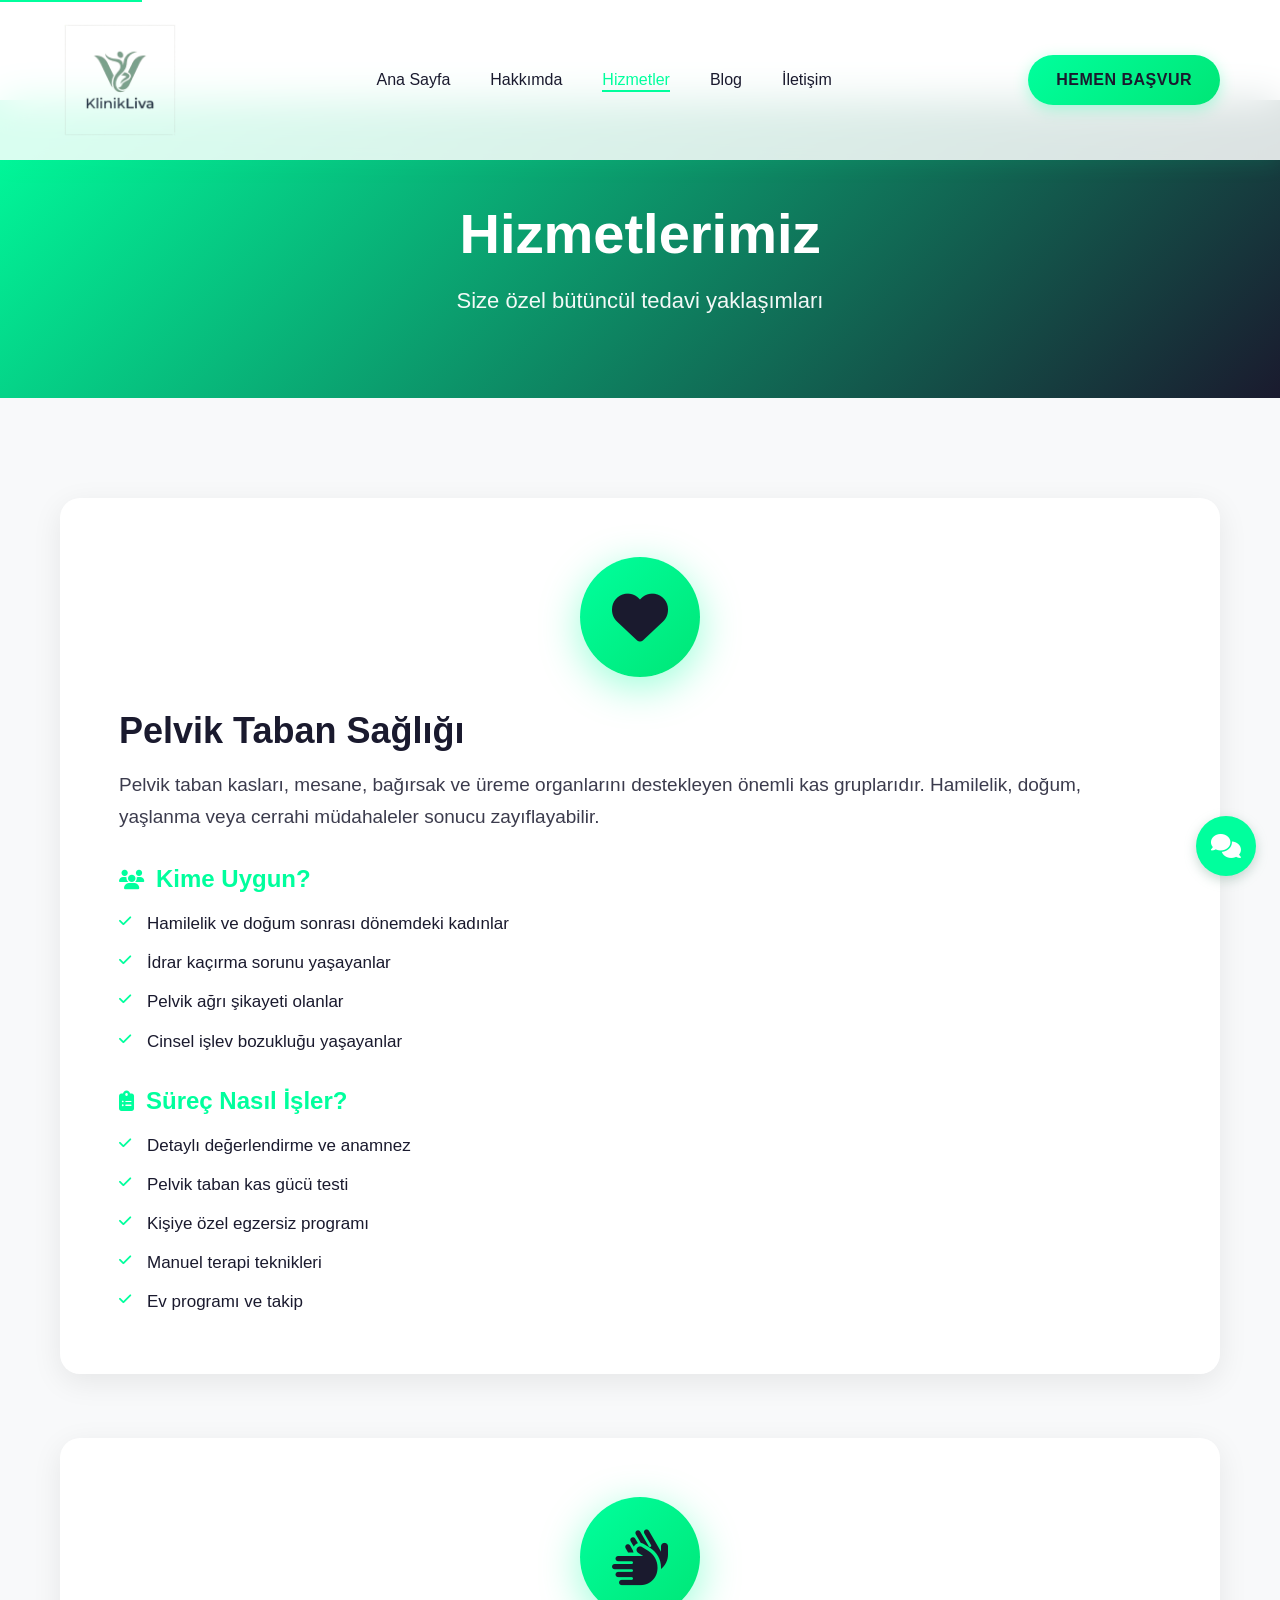
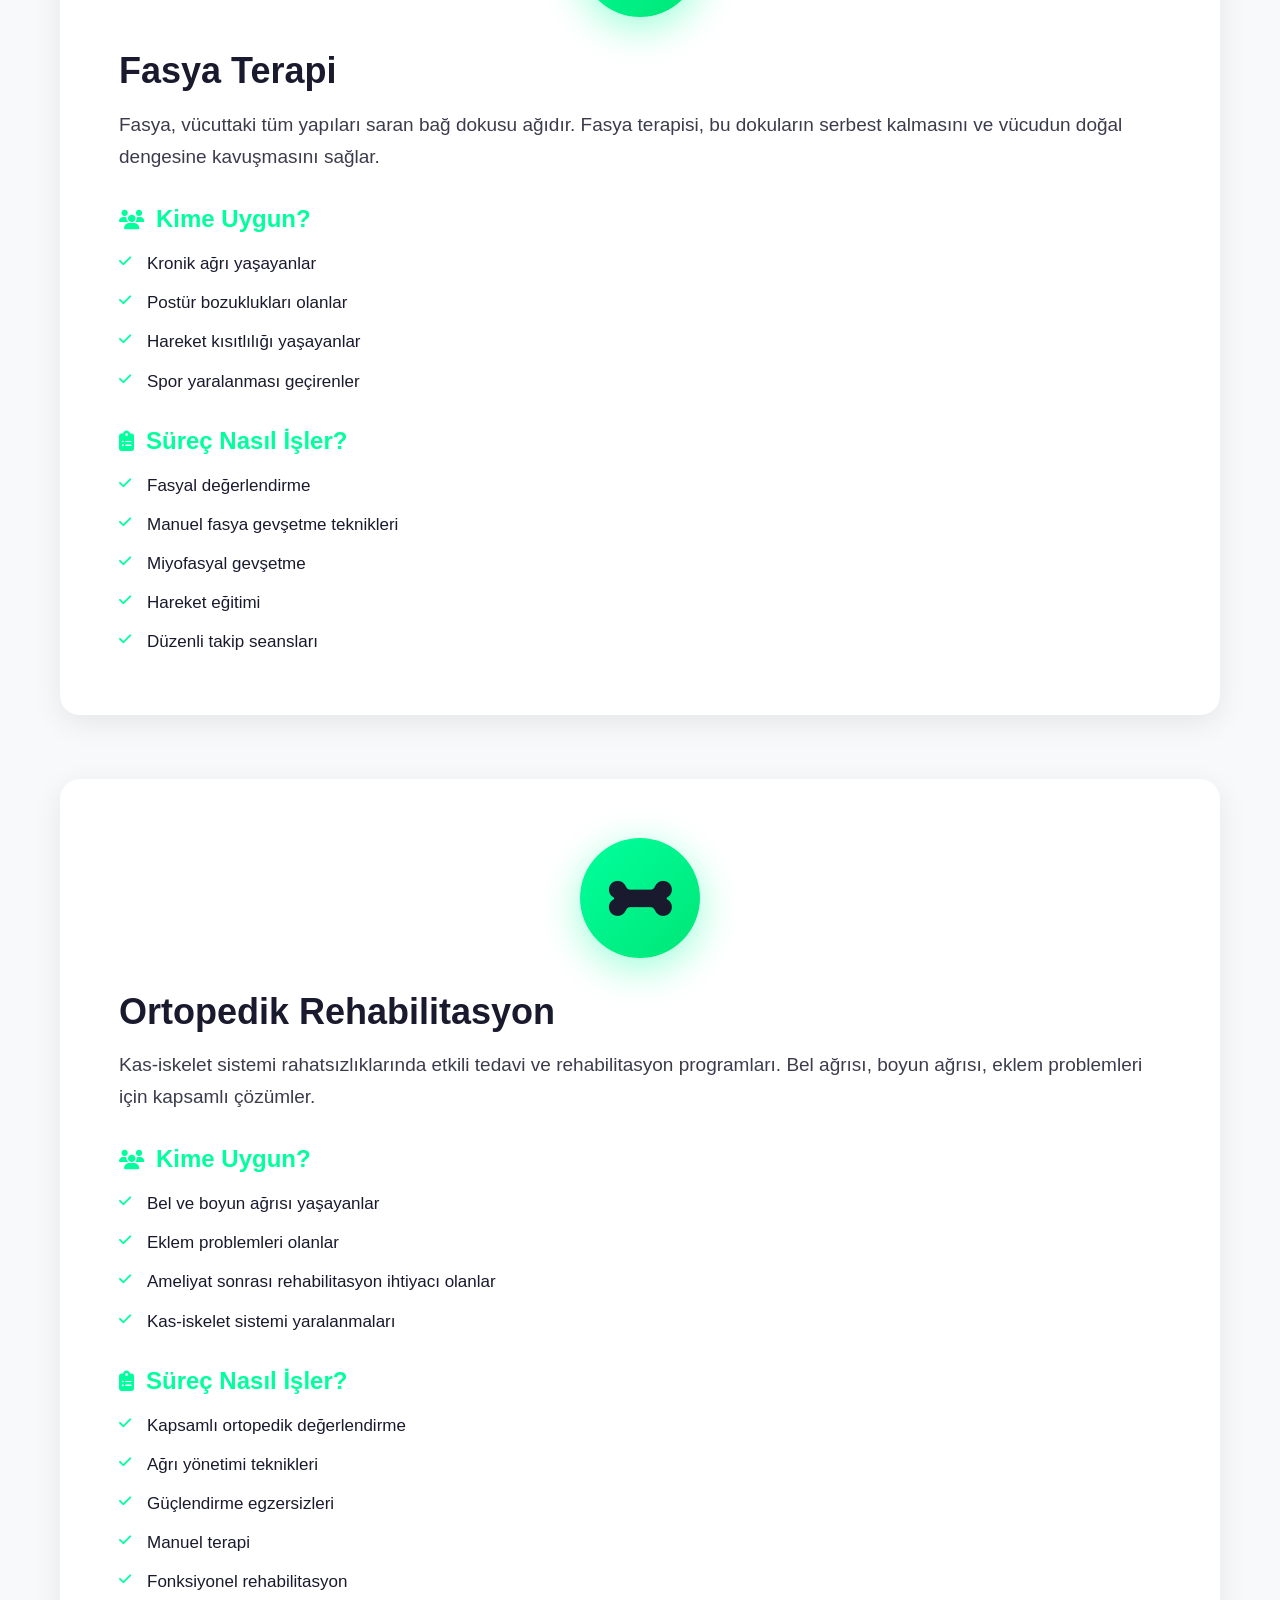
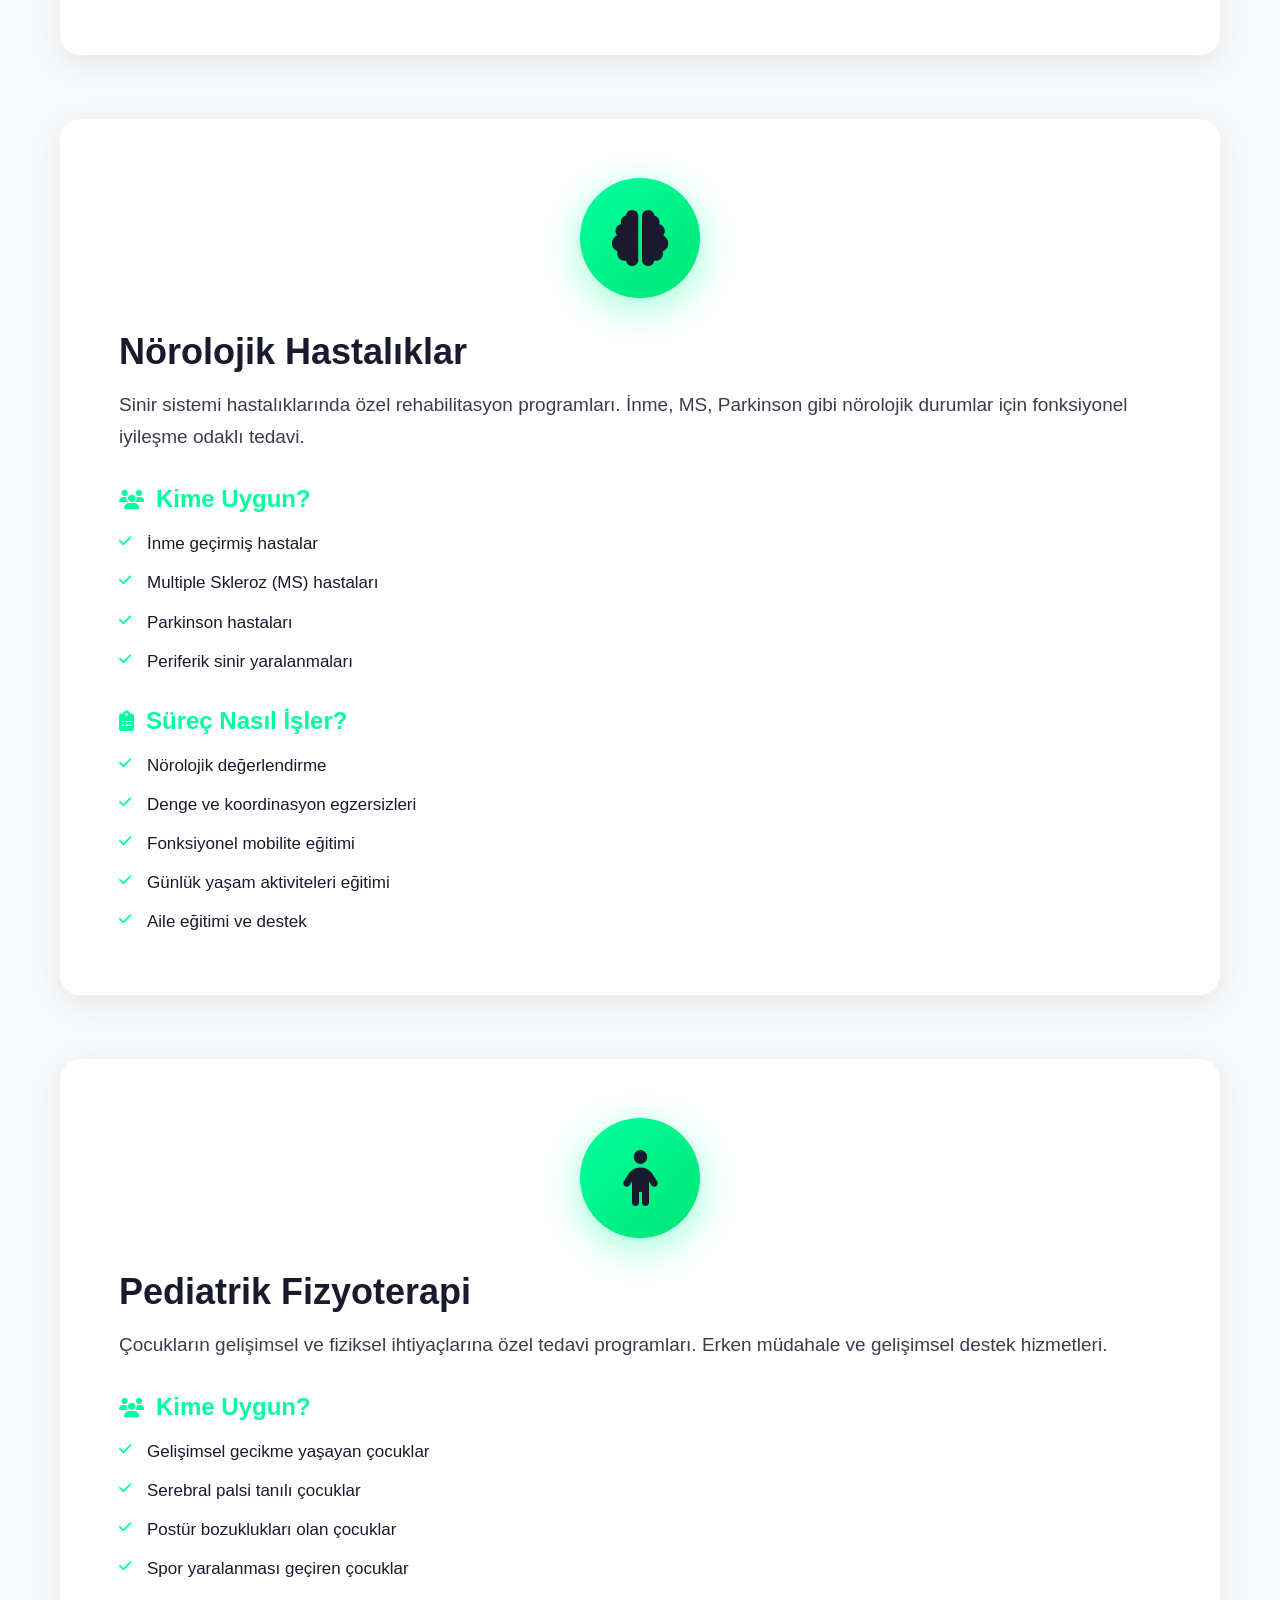
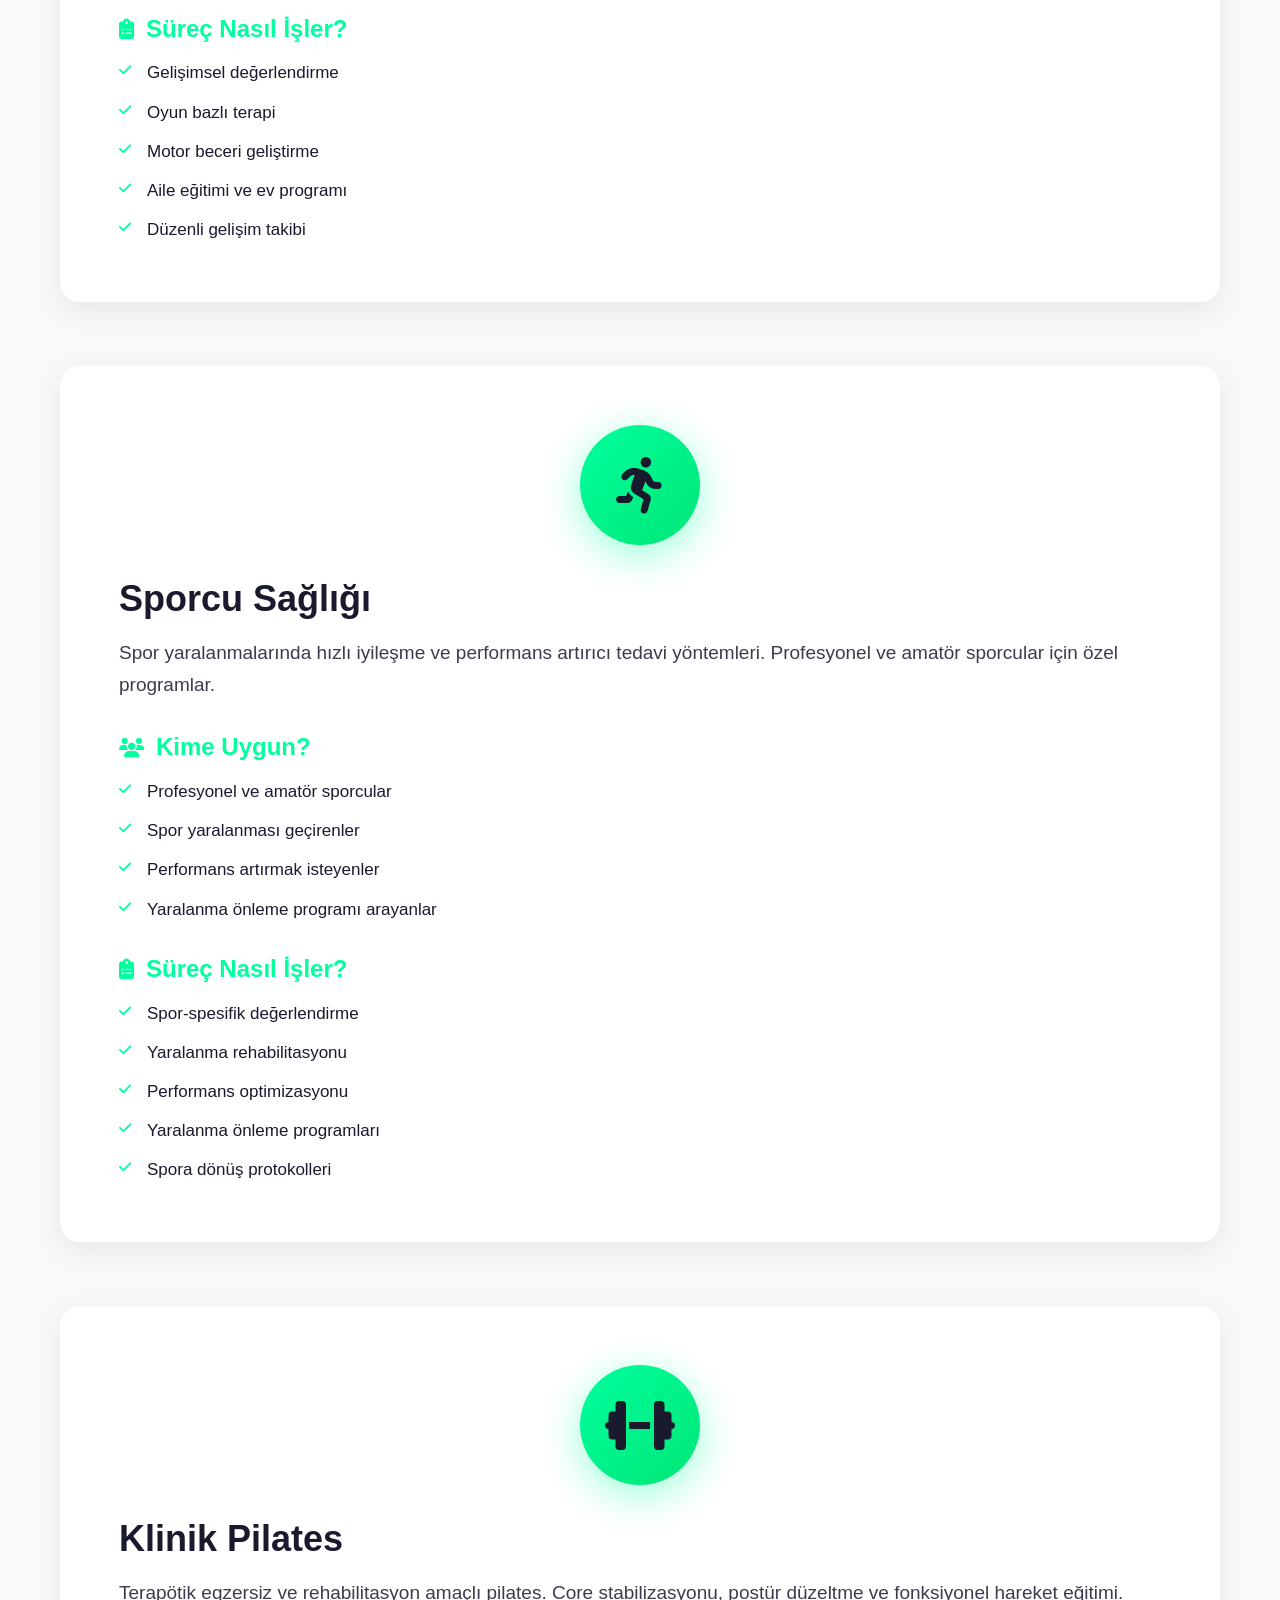
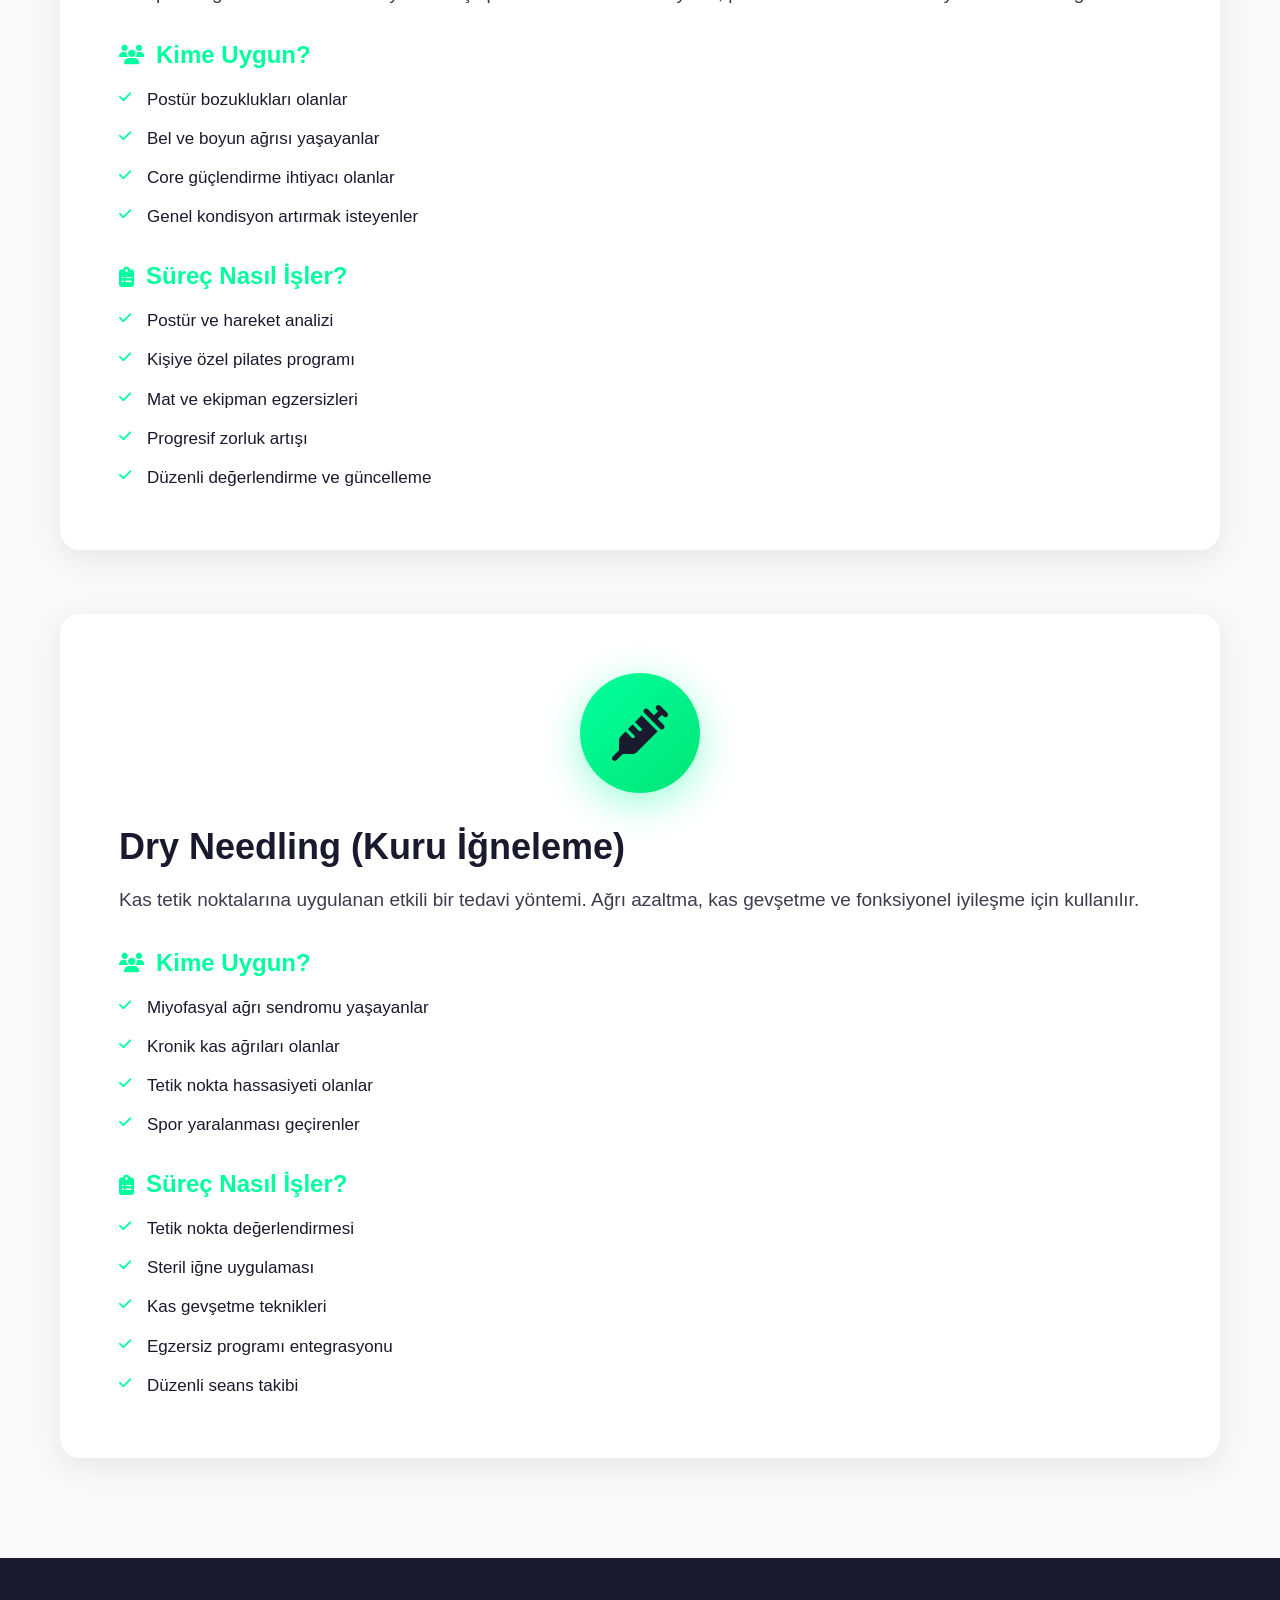
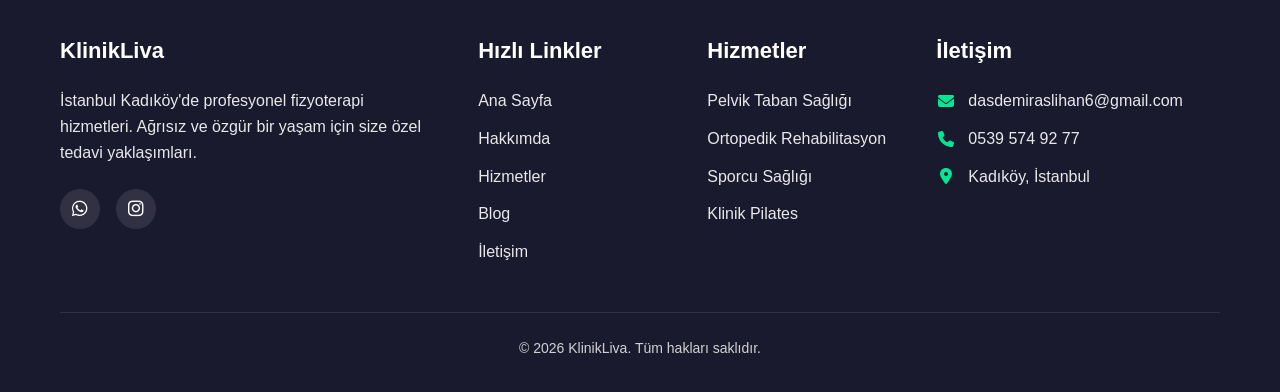
<file: hizmetler.html>
<!DOCTYPE html>
<html lang="tr">
<head>
    <meta charset="UTF-8">
    <meta name="viewport" content="width=device-width, initial-scale=1.0">
    <meta name="description" content="KlinikLiva fizyoterapi hizmetleri: Pelvik taban sağlığı, fasya terapi, ortopedik rehabilitasyon, nörolojik hastalıklar, pediatrik fizyoterapi, sporcu sağlığı, klinik pilates ve dry needling.">
    <title>Hizmetlerimiz - Fizyoterapi Tedavileri | KlinikLiva</title>
    
    <!-- Open Graph Meta Tags -->
    <meta property="og:title" content="Hizmetlerimiz - Fizyoterapi Tedavileri">
    <meta property="og:description" content="Pelvik taban sağlığı, ortopedik rehabilitasyon, sporcu sağlığı, klinik pilates ve daha fazlası için uzman fizyoterapi hizmetleri.">
    <meta property="og:type" content="website">
    <meta property="og:url" content="https://klinikliva.com/hizmetler.html">
    <meta property="og:image" content="https://klinikliva.com/assets/img/clinic-interior.jpg">
    <meta property="og:locale" content="tr_TR">
    
    <!-- Bootstrap 5.3 CSS -->
    <link href="https://cdn.jsdelivr.net/npm/bootstrap@5.3.0/dist/css/bootstrap.min.css" rel="stylesheet">
    
    <!-- FontAwesome 6.4.0 -->
    <link rel="stylesheet" href="https://cdnjs.cloudflare.com/ajax/libs/font-awesome/6.4.0/css/all.min.css">
    
    <!-- AOS Animation Library 2.3.4 -->
    <link href="https://unpkg.com/aos@2.3.4/dist/aos.css" rel="stylesheet">
    
    <!-- Custom CSS -->
    <link rel="stylesheet" href="assets/css/main.css">
</head>
<body>
    <!-- Skip to Main Content Link (Accessibility) -->
    <a href="#main-content" class="skip-to-main">Ana içeriğe geç</a>
    
    <!-- Sticky Header -->
    <header class="sticky-header" id="mainHeader">
        <div class="container">
            <div class="header-content">
                <img src="assets/img/logo.png" alt="KlinikLiva Logo" class="logo">
                <nav class="nav-menu" id="navMenu">
                    <ul>
                        <li><a href="index.html">Ana Sayfa</a></li>
                        <li><a href="hakkimda.html">Hakkımda</a></li>
                        <li><a href="hizmetler.html" class="active">Hizmetler</a></li>
                        <li><a href="blog.html">Blog</a></li>
                        <li><a href="iletisim.html">İletişim</a></li>
                    </ul>
                </nav>
                <button class="cta-button">Hemen Başvur</button>
                <button class="hamburger" id="hamburgerBtn" aria-label="Menü">
                    <i class="fas fa-bars"></i>
                </button>
            </div>
        </div>
    </header>
    
    <main id="main-content">
        <!-- Services Hero Section -->
        <section class="services-hero" data-aos="fade-in">
            <div class="container">
                <h1 class="page-title">Hizmetlerimiz</h1>
                <p class="page-subtitle">Size özel bütüncül tedavi yaklaşımları</p>
            </div>
        </section>

        <!-- Services Detail Section -->
        <section class="services-detail-section">
            <div class="container">
                <!-- Service 1: Pelvik Taban Sağlığı -->
                <div class="service-detail-card" id="pelvik-taban" data-aos="fade-up">
                    <div class="service-detail-content">
                        <div class="service-detail-icon">
                            <i class="fas fa-heart"></i>
                        </div>
                        <h2 class="service-detail-title">Pelvik Taban Sağlığı</h2>
                        <p class="service-detail-description">
                            Pelvik taban kasları, mesane, bağırsak ve üreme organlarını destekleyen önemli kas gruplarıdır. 
                            Hamilelik, doğum, yaşlanma veya cerrahi müdahaleler sonucu zayıflayabilir.
                        </p>
                        
                        <div class="service-info-block">
                            <h3 class="info-block-title"><i class="fas fa-users"></i> Kime Uygun?</h3>
                            <ul class="info-list">
                                <li>Hamilelik ve doğum sonrası dönemdeki kadınlar</li>
                                <li>İdrar kaçırma sorunu yaşayanlar</li>
                                <li>Pelvik ağrı şikayeti olanlar</li>
                                <li>Cinsel işlev bozukluğu yaşayanlar</li>
                            </ul>
                        </div>
                        
                        <div class="service-info-block">
                            <h3 class="info-block-title"><i class="fas fa-clipboard-list"></i> Süreç Nasıl İşler?</h3>
                            <ul class="info-list">
                                <li>Detaylı değerlendirme ve anamnez</li>
                                <li>Pelvik taban kas gücü testi</li>
                                <li>Kişiye özel egzersiz programı</li>
                                <li>Manuel terapi teknikleri</li>
                                <li>Ev programı ve takip</li>
                            </ul>
                        </div>
                    </div>
                </div>

                <!-- Service 2: Fasya Terapi -->
                <div class="service-detail-card" id="fasya-terapi" data-aos="fade-up">
                    <div class="service-detail-content">
                        <div class="service-detail-icon">
                            <i class="fas fa-hands"></i>
                        </div>
                        <h2 class="service-detail-title">Fasya Terapi</h2>
                        <p class="service-detail-description">
                            Fasya, vücuttaki tüm yapıları saran bağ dokusu ağıdır. Fasya terapisi, 
                            bu dokuların serbest kalmasını ve vücudun doğal dengesine kavuşmasını sağlar.
                        </p>
                        
                        <div class="service-info-block">
                            <h3 class="info-block-title"><i class="fas fa-users"></i> Kime Uygun?</h3>
                            <ul class="info-list">
                                <li>Kronik ağrı yaşayanlar</li>
                                <li>Postür bozuklukları olanlar</li>
                                <li>Hareket kısıtlılığı yaşayanlar</li>
                                <li>Spor yaralanması geçirenler</li>
                            </ul>
                        </div>
                        
                        <div class="service-info-block">
                            <h3 class="info-block-title"><i class="fas fa-clipboard-list"></i> Süreç Nasıl İşler?</h3>
                            <ul class="info-list">
                                <li>Fasyal değerlendirme</li>
                                <li>Manuel fasya gevşetme teknikleri</li>
                                <li>Miyofasyal gevşetme</li>
                                <li>Hareket eğitimi</li>
                                <li>Düzenli takip seansları</li>
                            </ul>
                        </div>
                    </div>
                </div>

                <!-- Service 3: Ortopedik Rehabilitasyon -->
                <div class="service-detail-card" id="ortopedi" data-aos="fade-up">
                    <div class="service-detail-content">
                        <div class="service-detail-icon">
                            <i class="fas fa-bone"></i>
                        </div>
                        <h2 class="service-detail-title">Ortopedik Rehabilitasyon</h2>
                        <p class="service-detail-description">
                            Kas-iskelet sistemi rahatsızlıklarında etkili tedavi ve rehabilitasyon programları. 
                            Bel ağrısı, boyun ağrısı, eklem problemleri için kapsamlı çözümler.
                        </p>
                        
                        <div class="service-info-block">
                            <h3 class="info-block-title"><i class="fas fa-users"></i> Kime Uygun?</h3>
                            <ul class="info-list">
                                <li>Bel ve boyun ağrısı yaşayanlar</li>
                                <li>Eklem problemleri olanlar</li>
                                <li>Ameliyat sonrası rehabilitasyon ihtiyacı olanlar</li>
                                <li>Kas-iskelet sistemi yaralanmaları</li>
                            </ul>
                        </div>
                        
                        <div class="service-info-block">
                            <h3 class="info-block-title"><i class="fas fa-clipboard-list"></i> Süreç Nasıl İşler?</h3>
                            <ul class="info-list">
                                <li>Kapsamlı ortopedik değerlendirme</li>
                                <li>Ağrı yönetimi teknikleri</li>
                                <li>Güçlendirme egzersizleri</li>
                                <li>Manuel terapi</li>
                                <li>Fonksiyonel rehabilitasyon</li>
                            </ul>
                        </div>
                    </div>
                </div>

                <!-- Service 4: Nörolojik Hastalıklar -->
                <div class="service-detail-card" id="norolojik" data-aos="fade-up">
                    <div class="service-detail-content">
                        <div class="service-detail-icon">
                            <i class="fas fa-brain"></i>
                        </div>
                        <h2 class="service-detail-title">Nörolojik Hastalıklar</h2>
                        <p class="service-detail-description">
                            Sinir sistemi hastalıklarında özel rehabilitasyon programları. İnme, MS, 
                            Parkinson gibi nörolojik durumlar için fonksiyonel iyileşme odaklı tedavi.
                        </p>
                        
                        <div class="service-info-block">
                            <h3 class="info-block-title"><i class="fas fa-users"></i> Kime Uygun?</h3>
                            <ul class="info-list">
                                <li>İnme geçirmiş hastalar</li>
                                <li>Multiple Skleroz (MS) hastaları</li>
                                <li>Parkinson hastaları</li>
                                <li>Periferik sinir yaralanmaları</li>
                            </ul>
                        </div>
                        
                        <div class="service-info-block">
                            <h3 class="info-block-title"><i class="fas fa-clipboard-list"></i> Süreç Nasıl İşler?</h3>
                            <ul class="info-list">
                                <li>Nörolojik değerlendirme</li>
                                <li>Denge ve koordinasyon egzersizleri</li>
                                <li>Fonksiyonel mobilite eğitimi</li>
                                <li>Günlük yaşam aktiviteleri eğitimi</li>
                                <li>Aile eğitimi ve destek</li>
                            </ul>
                        </div>
                    </div>
                </div>

                <!-- Service 5: Pediatrik Fizyoterapi -->
                <div class="service-detail-card" id="pediatri" data-aos="fade-up">
                    <div class="service-detail-content">
                        <div class="service-detail-icon">
                            <i class="fas fa-child"></i>
                        </div>
                        <h2 class="service-detail-title">Pediatrik Fizyoterapi</h2>
                        <p class="service-detail-description">
                            Çocukların gelişimsel ve fiziksel ihtiyaçlarına özel tedavi programları. 
                            Erken müdahale ve gelişimsel destek hizmetleri.
                        </p>
                        
                        <div class="service-info-block">
                            <h3 class="info-block-title"><i class="fas fa-users"></i> Kime Uygun?</h3>
                            <ul class="info-list">
                                <li>Gelişimsel gecikme yaşayan çocuklar</li>
                                <li>Serebral palsi tanılı çocuklar</li>
                                <li>Postür bozuklukları olan çocuklar</li>
                                <li>Spor yaralanması geçiren çocuklar</li>
                            </ul>
                        </div>
                        
                        <div class="service-info-block">
                            <h3 class="info-block-title"><i class="fas fa-clipboard-list"></i> Süreç Nasıl İşler?</h3>
                            <ul class="info-list">
                                <li>Gelişimsel değerlendirme</li>
                                <li>Oyun bazlı terapi</li>
                                <li>Motor beceri geliştirme</li>
                                <li>Aile eğitimi ve ev programı</li>
                                <li>Düzenli gelişim takibi</li>
                            </ul>
                        </div>
                    </div>
                </div>

                <!-- Service 6: Sporcu Sağlığı -->
                <div class="service-detail-card" id="sporcu" data-aos="fade-up">
                    <div class="service-detail-content">
                        <div class="service-detail-icon">
                            <i class="fas fa-running"></i>
                        </div>
                        <h2 class="service-detail-title">Sporcu Sağlığı</h2>
                        <p class="service-detail-description">
                            Spor yaralanmalarında hızlı iyileşme ve performans artırıcı tedavi yöntemleri. 
                            Profesyonel ve amatör sporcular için özel programlar.
                        </p>
                        
                        <div class="service-info-block">
                            <h3 class="info-block-title"><i class="fas fa-users"></i> Kime Uygun?</h3>
                            <ul class="info-list">
                                <li>Profesyonel ve amatör sporcular</li>
                                <li>Spor yaralanması geçirenler</li>
                                <li>Performans artırmak isteyenler</li>
                                <li>Yaralanma önleme programı arayanlar</li>
                            </ul>
                        </div>
                        
                        <div class="service-info-block">
                            <h3 class="info-block-title"><i class="fas fa-clipboard-list"></i> Süreç Nasıl İşler?</h3>
                            <ul class="info-list">
                                <li>Spor-spesifik değerlendirme</li>
                                <li>Yaralanma rehabilitasyonu</li>
                                <li>Performans optimizasyonu</li>
                                <li>Yaralanma önleme programları</li>
                                <li>Spora dönüş protokolleri</li>
                            </ul>
                        </div>
                    </div>
                </div>

                <!-- Service 7: Klinik Pilates -->
                <div class="service-detail-card" id="pilates" data-aos="fade-up">
                    <div class="service-detail-content">
                        <div class="service-detail-icon">
                            <i class="fas fa-dumbbell"></i>
                        </div>
                        <h2 class="service-detail-title">Klinik Pilates</h2>
                        <p class="service-detail-description">
                            Terapötik egzersiz ve rehabilitasyon amaçlı pilates. Core stabilizasyonu, 
                            postür düzeltme ve fonksiyonel hareket eğitimi.
                        </p>
                        
                        <div class="service-info-block">
                            <h3 class="info-block-title"><i class="fas fa-users"></i> Kime Uygun?</h3>
                            <ul class="info-list">
                                <li>Postür bozuklukları olanlar</li>
                                <li>Bel ve boyun ağrısı yaşayanlar</li>
                                <li>Core güçlendirme ihtiyacı olanlar</li>
                                <li>Genel kondisyon artırmak isteyenler</li>
                            </ul>
                        </div>
                        
                        <div class="service-info-block">
                            <h3 class="info-block-title"><i class="fas fa-clipboard-list"></i> Süreç Nasıl İşler?</h3>
                            <ul class="info-list">
                                <li>Postür ve hareket analizi</li>
                                <li>Kişiye özel pilates programı</li>
                                <li>Mat ve ekipman egzersizleri</li>
                                <li>Progresif zorluk artışı</li>
                                <li>Düzenli değerlendirme ve güncelleme</li>
                            </ul>
                        </div>
                    </div>
                </div>

                <!-- Service 8: Dry Needling (Kuru İğneleme) -->
                <div class="service-detail-card" id="dry-needling" data-aos="fade-up">
                    <div class="service-detail-content">
                        <div class="service-detail-icon">
                            <i class="fas fa-syringe"></i>
                        </div>
                        <h2 class="service-detail-title">Dry Needling (Kuru İğneleme)</h2>
                        <p class="service-detail-description">
                            Kas tetik noktalarına uygulanan etkili bir tedavi yöntemi. Ağrı azaltma, 
                            kas gevşetme ve fonksiyonel iyileşme için kullanılır.
                        </p>
                        
                        <div class="service-info-block">
                            <h3 class="info-block-title"><i class="fas fa-users"></i> Kime Uygun?</h3>
                            <ul class="info-list">
                                <li>Miyofasyal ağrı sendromu yaşayanlar</li>
                                <li>Kronik kas ağrıları olanlar</li>
                                <li>Tetik nokta hassasiyeti olanlar</li>
                                <li>Spor yaralanması geçirenler</li>
                            </ul>
                        </div>
                        
                        <div class="service-info-block">
                            <h3 class="info-block-title"><i class="fas fa-clipboard-list"></i> Süreç Nasıl İşler?</h3>
                            <ul class="info-list">
                                <li>Tetik nokta değerlendirmesi</li>
                                <li>Steril iğne uygulaması</li>
                                <li>Kas gevşetme teknikleri</li>
                                <li>Egzersiz programı entegrasyonu</li>
                                <li>Düzenli seans takibi</li>
                            </ul>
                        </div>
                    </div>
                </div>
            </div>
        </section>
    </main>

    <!-- Floating Contact Button -->
    <div class="floating-contact" id="floatingContact">
        <button class="floating-btn" id="floatingBtn" aria-label="İletişim Seçenekleri">
            <i class="fas fa-comments"></i>
        </button>
        <div class="contact-options" id="contactOptions">
            <a href="https://wa.me/905395749277" class="contact-option whatsapp" target="_blank" rel="noopener noreferrer">
                <i class="fab fa-whatsapp"></i>
                <span>WhatsApp</span>
            </a>
            <a href="https://instagram.com/klinikliva" class="contact-option instagram" target="_blank" rel="noopener noreferrer">
                <i class="fab fa-instagram"></i>
                <span>Instagram</span>
            </a>
        </div>
    </div>

    <!-- Footer -->
    <footer class="site-footer">
        <div class="container">
            <div class="footer-content">
                <!-- About Section -->
                <div class="footer-section">
                    <h3 class="footer-title">KlinikLiva</h3>
                    <p class="footer-text">
                        İstanbul Kadıköy'de profesyonel fizyoterapi hizmetleri. 
                        Ağrısız ve özgür bir yaşam için size özel tedavi yaklaşımları.
                    </p>
                    <div class="social-links">
                        <a href="https://wa.me/905395749277" class="social-link" target="_blank" rel="noopener noreferrer" aria-label="WhatsApp">
                            <i class="fab fa-whatsapp"></i>
                        </a>
                        <a href="https://instagram.com/klinikliva" class="social-link" target="_blank" rel="noopener noreferrer" aria-label="Instagram">
                            <i class="fab fa-instagram"></i>
                        </a>
                    </div>
                </div>

                <!-- Quick Links -->
                <div class="footer-section">
                    <h3 class="footer-title">Hızlı Linkler</h3>
                    <ul class="footer-links">
                        <li><a href="index.html">Ana Sayfa</a></li>
                        <li><a href="hakkimda.html">Hakkımda</a></li>
                        <li><a href="hizmetler.html">Hizmetler</a></li>
                        <li><a href="blog.html">Blog</a></li>
                        <li><a href="iletisim.html">İletişim</a></li>
                    </ul>
                </div>

                <!-- Services -->
                <div class="footer-section">
                    <h3 class="footer-title">Hizmetler</h3>
                    <ul class="footer-links">
                        <li><a href="hizmetler.html#pelvik-taban">Pelvik Taban Sağlığı</a></li>
                        <li><a href="hizmetler.html#ortopedi">Ortopedik Rehabilitasyon</a></li>
                        <li><a href="hizmetler.html#sporcu">Sporcu Sağlığı</a></li>
                        <li><a href="hizmetler.html#pilates">Klinik Pilates</a></li>
                    </ul>
                </div>

                <!-- Contact Info -->
                <div class="footer-section">
                    <h3 class="footer-title">İletişim</h3>
                    <div class="footer-contact-info">
                        <div class="footer-contact-item">
                            <i class="fas fa-envelope"></i>
                            <a href="mailto:dasdemiraslihan6@gmail.com">dasdemiraslihan6@gmail.com</a>
                        </div>
                        <div class="footer-contact-item">
                            <i class="fas fa-phone"></i>
                            <a href="tel:+905395749277">0539 574 92 77</a>
                        </div>
                        <div class="footer-contact-item">
                            <i class="fas fa-map-marker-alt"></i>
                            <span>Kadıköy, İstanbul</span>
                        </div>
                    </div>
                </div>
            </div>

            <div class="footer-bottom">
                <p class="footer-copyright">
                    &copy; 2026 KlinikLiva. Tüm hakları saklıdır.
                </p>
            </div>
        </div>
    </footer>

    <!-- Bootstrap 5.3 JS Bundle -->
    <script src="https://cdn.jsdelivr.net/npm/bootstrap@5.3.0/dist/js/bootstrap.bundle.min.js"></script>
    
    <!-- AOS Animation Library 2.3.4 -->
    <script src="https://unpkg.com/aos@2.3.4/dist/aos.js"></script>
    
    <!-- Custom JavaScript -->
    <script src="assets/js/main.js"></script>
    <script src="assets/js/navigation.js"></script>
</body>
</html>
</file>
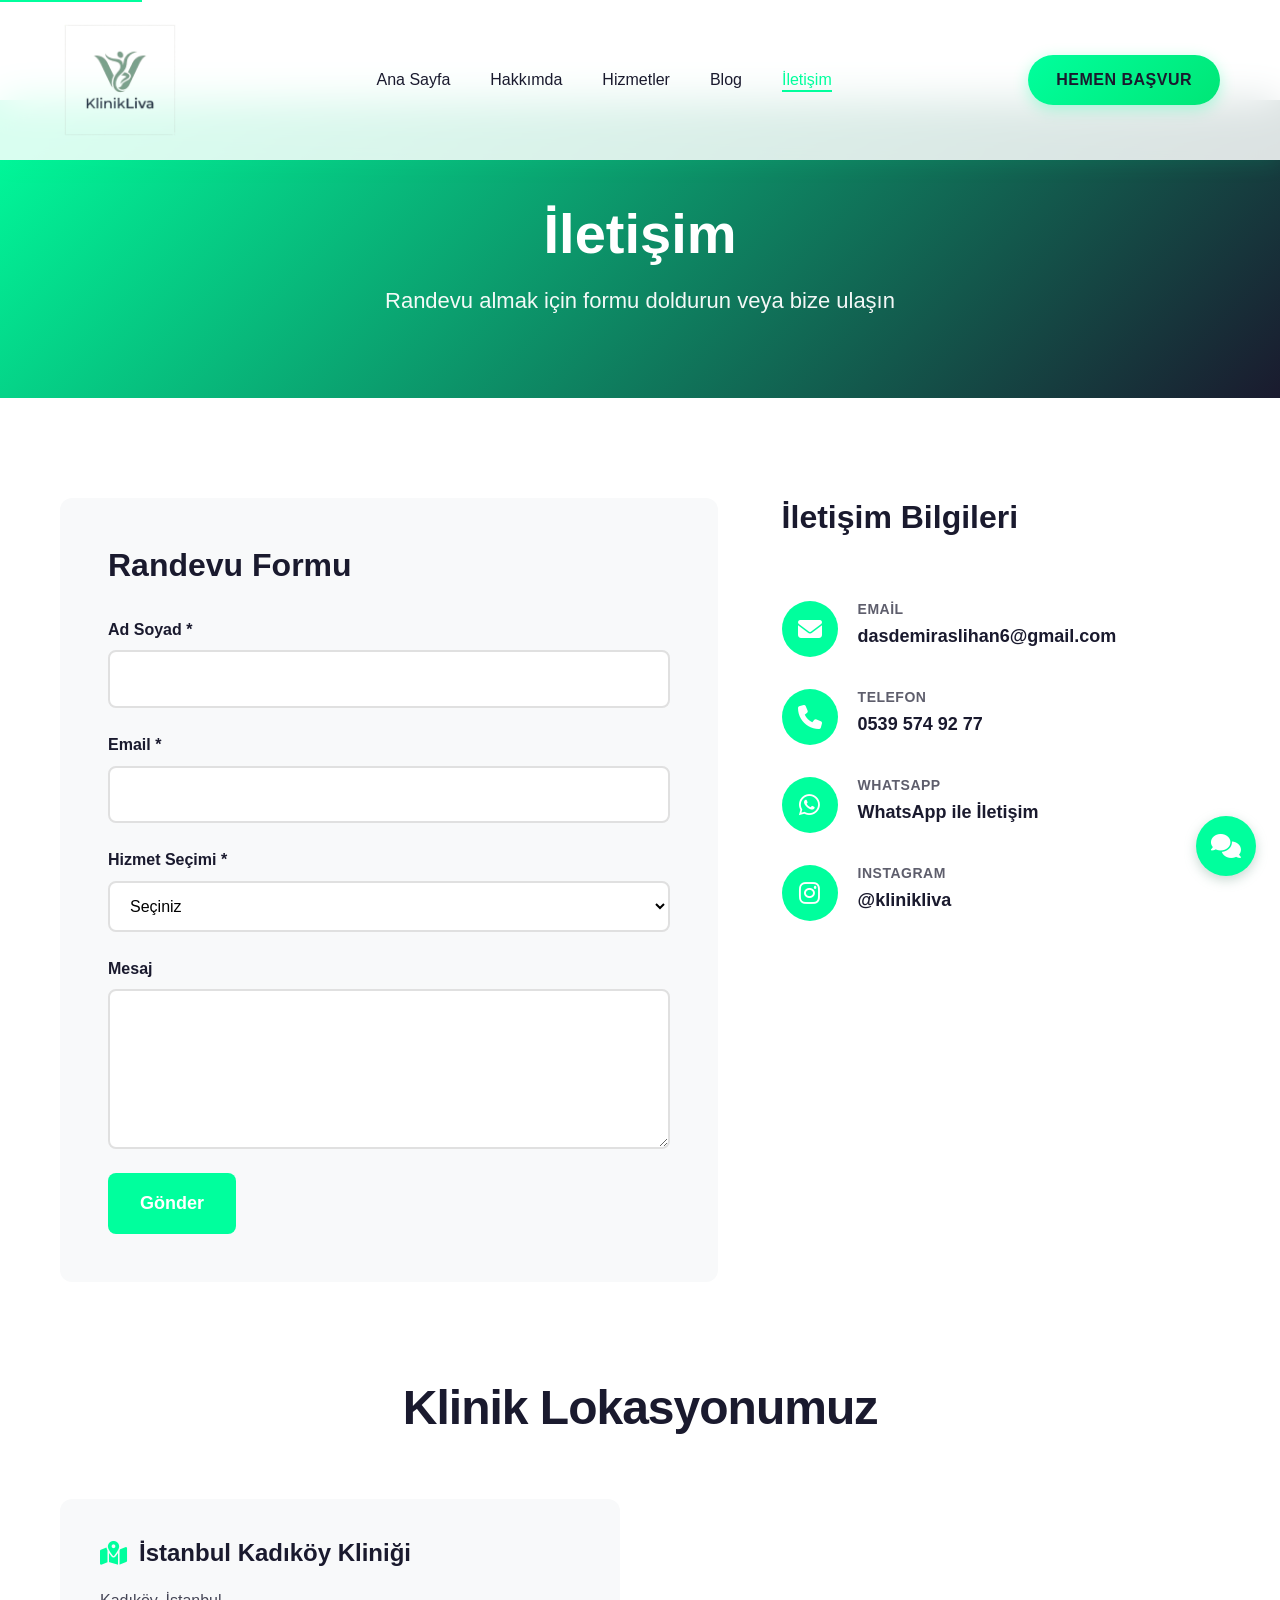
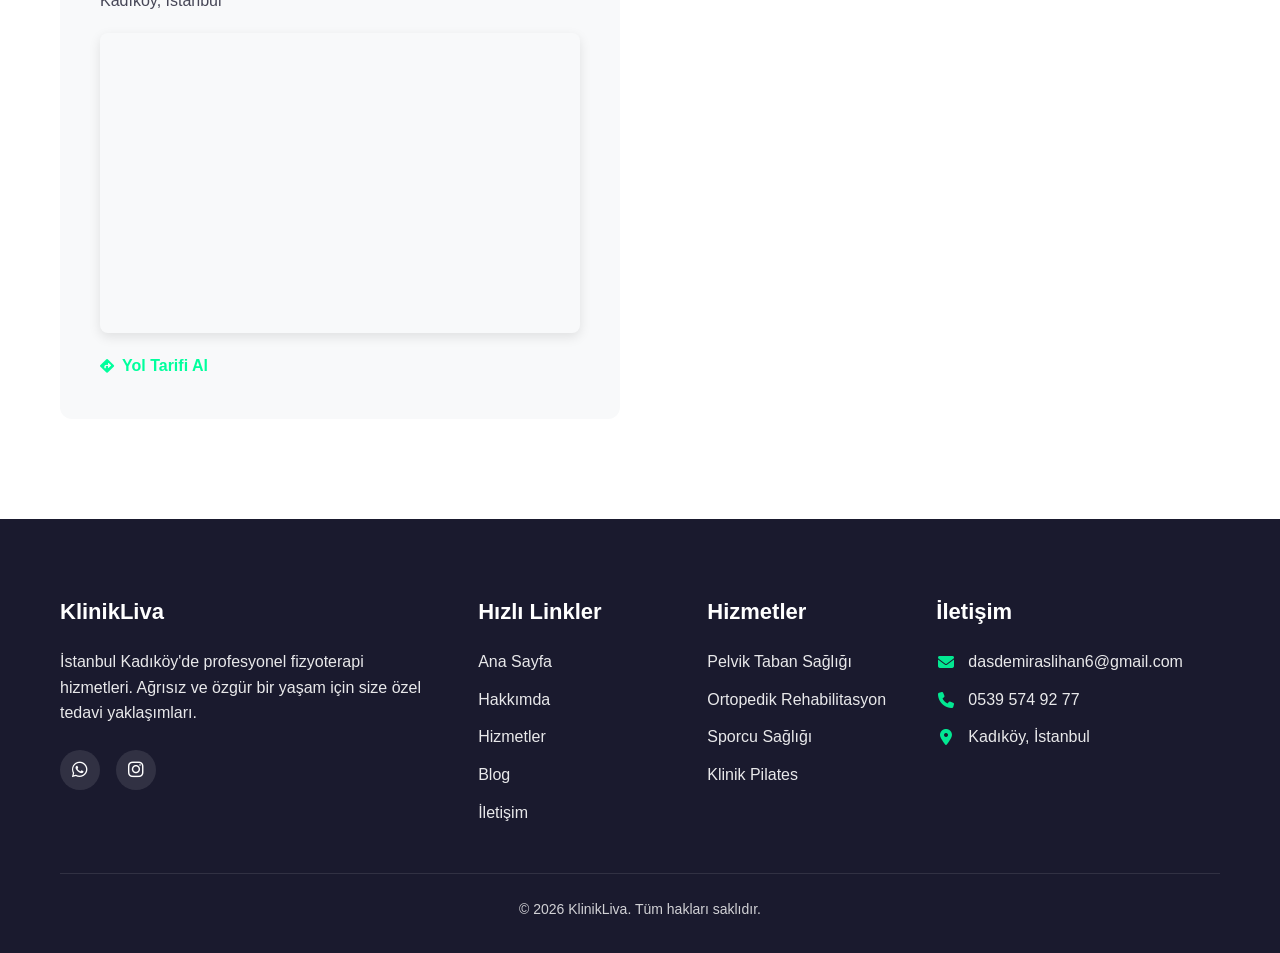
<file: iletisim.html>
<!DOCTYPE html>
<html lang="tr">
<head>
    <meta charset="UTF-8">
    <meta name="viewport" content="width=device-width, initial-scale=1.0">
    <meta name="description" content="KlinikLiva ile iletişime geçin. İstanbul Kadıköy kliniğimizden randevu alın. Telefon: 0539 574 92 77, Email: dasdemiraslihan6@gmail.com">
    <title>İletişim - Randevu Al | KlinikLiva</title>
    
    <!-- Open Graph Meta Tags -->
    <meta property="og:title" content="İletişim - Randevu Al">
    <meta property="og:description" content="İstanbul Kadıköy kliniğimizden randevu alın. Size özel fizyoterapi tedavisi için hemen iletişime geçin.">
    <meta property="og:type" content="website">
    <meta property="og:url" content="https://klinikliva.com/iletisim.html">
    <meta property="og:image" content="https://klinikliva.com/assets/img/clinic-interior.jpg">
    <meta property="og:locale" content="tr_TR">
    
    <!-- Bootstrap 5.3 CSS -->
    <link href="https://cdn.jsdelivr.net/npm/bootstrap@5.3.0/dist/css/bootstrap.min.css" rel="stylesheet">
    
    <!-- FontAwesome 6.4.0 -->
    <link rel="stylesheet" href="https://cdnjs.cloudflare.com/ajax/libs/font-awesome/6.4.0/css/all.min.css">
    
    <!-- AOS Animation Library 2.3.4 -->
    <link href="https://unpkg.com/aos@2.3.4/dist/aos.css" rel="stylesheet">
    
    <!-- Custom CSS -->
    <link rel="stylesheet" href="assets/css/main.css">
</head>
<body>
    <!-- Skip to Main Content Link (Accessibility) -->
    <a href="#main-content" class="skip-to-main">Ana içeriğe geç</a>
    
    <!-- Sticky Header -->
    <header class="sticky-header" id="mainHeader">
        <div class="container">
            <div class="header-content">
                <img src="assets/img/logo.png" alt="KlinikLiva Logo" class="logo">
                <nav class="nav-menu" id="navMenu">
                    <ul>
                        <li><a href="index.html">Ana Sayfa</a></li>
                        <li><a href="hakkimda.html">Hakkımda</a></li>
                        <li><a href="hizmetler.html">Hizmetler</a></li>
                        <li><a href="blog.html">Blog</a></li>
                        <li><a href="iletisim.html" class="active">İletişim</a></li>
                    </ul>
                </nav>
                <button class="cta-button">Hemen Başvur</button>
                <button class="hamburger" id="hamburgerBtn" aria-label="Menü">
                    <i class="fas fa-bars"></i>
                </button>
            </div>
        </div>
    </header>
    
    <main id="main-content">
        <!-- Contact Hero Section -->
        <section class="contact-hero" data-aos="fade-in">
            <div class="container">
                <h1 class="page-title">İletişim</h1>
                <p class="page-subtitle">Randevu almak için formu doldurun veya bize ulaşın</p>
            </div>
        </section>

        <!-- Contact Content Section -->
        <section class="contact-content-section">
            <div class="container">
                <div class="contact-grid">
                    <!-- Contact Form -->
                    <div class="contact-form-container" data-aos="fade-up">
                        <h2 class="form-section-title">Randevu Formu</h2>
                        <form class="contact-form" id="contactForm" action="https://formsubmit.co/dasdemiraslihan6@gmail.com" method="POST">
                            <input type="hidden" name="_subject" value="Yeni Randevu Talebi - KlinikLiva">
                            <input type="hidden" name="_captcha" value="false">
                            <input type="hidden" name="_next" value="https://klinikliva.com/index.html">
                            
                            <div class="form-group">
                                <label for="name">Ad Soyad *</label>
                                <input type="text" id="name" name="name" required>
                                <span class="error-message" id="nameError"></span>
                            </div>
                            
                            <div class="form-group">
                                <label for="email">Email *</label>
                                <input type="email" id="email" name="email" required>
                                <span class="error-message" id="emailError"></span>
                            </div>
                            
                            <div class="form-group">
                                <label for="service">Hizmet Seçimi *</label>
                                <select id="service" name="service" required>
                                    <option value="">Seçiniz</option>
                                    <option value="pelvik-taban">Pelvik Taban Sağlığı</option>
                                    <option value="fasya-terapi">Fasya Terapi</option>
                                    <option value="ortopedi">Ortopedik Rehabilitasyon</option>
                                    <option value="norolojik">Nörolojik Hastalıklar</option>
                                    <option value="pediatri">Pediatrik Fizyoterapi</option>
                                    <option value="sporcu">Sporcu Sağlığı</option>
                                    <option value="pilates">Klinik Pilates</option>
                                    <option value="dry-needling">Dry Needling</option>
                                </select>
                                <span class="error-message" id="serviceError"></span>
                            </div>
                            
                            <div class="form-group">
                                <label for="message">Mesaj</label>
                                <textarea id="message" name="message" rows="5"></textarea>
                            </div>
                            
                            <button type="submit" class="submit-btn">Gönder</button>
                        </form>
                    </div>

                    <!-- Contact Info -->
                    <div class="contact-info-container" data-aos="fade-up" data-aos-delay="200">
                        <h2 class="form-section-title">İletişim Bilgileri</h2>
                        
                        <div class="contact-info-item">
                            <div class="contact-icon">
                                <i class="fas fa-envelope"></i>
                            </div>
                            <div class="contact-text">
                                <h3 class="contact-label">Email</h3>
                                <a href="mailto:dasdemiraslihan6@gmail.com" class="contact-value">dasdemiraslihan6@gmail.com</a>
                            </div>
                        </div>

                        <div class="contact-info-item">
                            <div class="contact-icon">
                                <i class="fas fa-phone"></i>
                            </div>
                            <div class="contact-text">
                                <h3 class="contact-label">Telefon</h3>
                                <a href="tel:+905395749277" class="contact-value">0539 574 92 77</a>
                            </div>
                        </div>

                        <div class="contact-info-item">
                            <div class="contact-icon">
                                <i class="fab fa-whatsapp"></i>
                            </div>
                            <div class="contact-text">
                                <h3 class="contact-label">WhatsApp</h3>
                                <a href="https://wa.me/905395749277" target="_blank" rel="noopener noreferrer" class="contact-value">WhatsApp ile İletişim</a>
                            </div>
                        </div>

                        <div class="contact-info-item">
                            <div class="contact-icon">
                                <i class="fab fa-instagram"></i>
                            </div>
                            <div class="contact-text">
                                <h3 class="contact-label">Instagram</h3>
                                <a href="https://instagram.com/klinikliva" target="_blank" rel="noopener noreferrer" class="contact-value">@klinikliva</a>
                            </div>
                        </div>
                    </div>
                </div>

                <!-- Locations Section -->
                <div class="locations-section">
                    <h2 class="section-title" data-aos="fade-up">Klinik Lokasyonumuz</h2>
                    
                    <div class="locations-grid">
                        <!-- İstanbul Kadıköy Location -->
                        <div class="location-card" data-aos="fade-up" data-aos-delay="0">
                            <div class="location-header">
                                <i class="fa-solid fa-map-location-dot"></i>
                                <h3 class="location-title">İstanbul Kadıköy Kliniği</h3>
                            </div>
                            <p class="location-address">Kadıköy, İstanbul</p>
                            <div class="map-container">
                                <iframe 
                                    src="https://www.google.com/maps/embed?pb=!1m18!1m12!1m3!1d3013.123456789!2d29.028!3d40.990!2m3!1f0!2f0!3f0!3m2!1i1024!2i768!4f13.1!3m3!1m2!1s0x14cab7a28fe7c3b1%3A0x1e5e5e5e5e5e5e5e!2zS2FkxLFrw7Z5LCDEsHN0YW5idWw!5e0!3m2!1str!2str!4v1234567890"
                                    width="100%"
                                    height="300"
                                    style="border:0;"
                                    allowfullscreen=""
                                    loading="lazy"
                                    referrerpolicy="no-referrer-when-downgrade">
                                </iframe>
                            </div>
                            <a href="https://maps.google.com/?q=Kadıköy+İstanbul" target="_blank" rel="noopener noreferrer" class="map-link">
                                <i class="fas fa-directions"></i> Yol Tarifi Al
                            </a>
                        </div>
                    </div>
                </div>
            </div>
        </section>
    </main>

    <!-- Floating Contact Button -->
    <div class="floating-contact" id="floatingContact">
        <button class="floating-btn" id="floatingBtn" aria-label="İletişim Seçenekleri">
            <i class="fas fa-comments"></i>
        </button>
        <div class="contact-options" id="contactOptions">
            <a href="https://wa.me/905395749277" class="contact-option whatsapp" target="_blank" rel="noopener noreferrer">
                <i class="fab fa-whatsapp"></i>
                <span>WhatsApp</span>
            </a>
            <a href="https://instagram.com/klinikliva" class="contact-option instagram" target="_blank" rel="noopener noreferrer">
                <i class="fab fa-instagram"></i>
                <span>Instagram</span>
            </a>
        </div>
    </div>

    <!-- Footer -->
    <footer class="site-footer">
        <div class="container">
            <div class="footer-content">
                <!-- About Section -->
                <div class="footer-section">
                    <h3 class="footer-title">KlinikLiva</h3>
                    <p class="footer-text">
                        İstanbul Kadıköy'de profesyonel fizyoterapi hizmetleri. 
                        Ağrısız ve özgür bir yaşam için size özel tedavi yaklaşımları.
                    </p>
                    <div class="social-links">
                        <a href="https://wa.me/905395749277" class="social-link" target="_blank" rel="noopener noreferrer" aria-label="WhatsApp">
                            <i class="fab fa-whatsapp"></i>
                        </a>
                        <a href="https://instagram.com/klinikliva" class="social-link" target="_blank" rel="noopener noreferrer" aria-label="Instagram">
                            <i class="fab fa-instagram"></i>
                        </a>
                    </div>
                </div>

                <!-- Quick Links -->
                <div class="footer-section">
                    <h3 class="footer-title">Hızlı Linkler</h3>
                    <ul class="footer-links">
                        <li><a href="index.html">Ana Sayfa</a></li>
                        <li><a href="hakkimda.html">Hakkımda</a></li>
                        <li><a href="hizmetler.html">Hizmetler</a></li>
                        <li><a href="blog.html">Blog</a></li>
                        <li><a href="iletisim.html">İletişim</a></li>
                    </ul>
                </div>

                <!-- Services -->
                <div class="footer-section">
                    <h3 class="footer-title">Hizmetler</h3>
                    <ul class="footer-links">
                        <li><a href="hizmetler.html#pelvik-taban">Pelvik Taban Sağlığı</a></li>
                        <li><a href="hizmetler.html#ortopedi">Ortopedik Rehabilitasyon</a></li>
                        <li><a href="hizmetler.html#sporcu">Sporcu Sağlığı</a></li>
                        <li><a href="hizmetler.html#pilates">Klinik Pilates</a></li>
                    </ul>
                </div>

                <!-- Contact Info -->
                <div class="footer-section">
                    <h3 class="footer-title">İletişim</h3>
                    <div class="footer-contact-info">
                        <div class="footer-contact-item">
                            <i class="fas fa-envelope"></i>
                            <a href="mailto:dasdemiraslihan6@gmail.com">dasdemiraslihan6@gmail.com</a>
                        </div>
                        <div class="footer-contact-item">
                            <i class="fas fa-phone"></i>
                            <a href="tel:+905395749277">0539 574 92 77</a>
                        </div>
                        <div class="footer-contact-item">
                            <i class="fas fa-map-marker-alt"></i>
                            <span>Kadıköy, İstanbul</span>
                        </div>
                    </div>
                </div>
            </div>

            <div class="footer-bottom">
                <p class="footer-copyright">
                    &copy; 2026 KlinikLiva. Tüm hakları saklıdır.
                </p>
            </div>
        </div>
    </footer>

    <!-- Bootstrap 5.3 JS Bundle -->
    <script src="https://cdn.jsdelivr.net/npm/bootstrap@5.3.0/dist/js/bootstrap.bundle.min.js"></script>
    
    <!-- AOS Animation Library 2.3.4 -->
    <script src="https://unpkg.com/aos@2.3.4/dist/aos.js"></script>
    
    <!-- Custom JavaScript -->
    <script src="assets/js/main.js"></script>
    <script src="assets/js/navigation.js"></script>
    <script src="assets/js/form-handler.js"></script>
</body>
</html>
</file>
<file: assets/css/main.css>
/* KlinikLiva Main Stylesheet */

/* CSS Variables for Color Scheme - ULTRA VIBRANT NEON */
:root {
    --primary-color: #00FF9D;
    --neon-green: #00FF9D;
    --vibrant-emerald: #00E676;
    --secondary-color: #1a1a2e;
    --background-color: #FFFFFF;
    --text-color: #1a1a2e;
    --neon-glow: 0 0 20px rgba(0, 255, 157, 0.5);
}

/* Global Styles */
* {
    margin: 0;
    padding: 0;
    box-sizing: border-box;
}

body {
    font-family: 'Poppins', -apple-system, BlinkMacSystemFont, 'Segoe UI', Roboto, sans-serif;
    background-color: var(--background-color);
    color: var(--text-color);
    line-height: 1.6;
    padding-top: 82px;
}

/* Import Google Fonts */
@import url('https://fonts.googleapis.com/css2?family=Montserrat:wght@800;900&family=Poppins:wght@400;500;600;700&display=swap');

@media (min-width: 1200px) {
    body {
        padding-top: 100px; /* Larger padding for bigger header on desktop */
    }
}

/* ===========================
   HEADER STYLES
   =========================== */

/* Sticky Header - TRANSPARENT WITH BLUR */
.sticky-header {
    position: fixed;
    top: 0;
    left: 0;
    right: 0;
    width: 100%;
    background-color: rgba(255, 255, 255, 0.85);
    backdrop-filter: blur(20px);
    -webkit-backdrop-filter: blur(20px);
    transition: all 0.3s ease;
    z-index: 1000;
    box-shadow: 0 4px 20px rgba(0, 255, 157, 0.1);
}

/* Scrolled state with enhanced blur effect */
.sticky-header.scrolled {
    background-color: rgba(255, 255, 255, 0.95);
    backdrop-filter: blur(25px);
    -webkit-backdrop-filter: blur(25px);
    box-shadow: 0 4px 30px rgba(0, 255, 157, 0.15);
}

/* Header Content Container */
.header-content {
    display: flex;
    align-items: center;
    justify-content: space-between;
    padding: 16px 0;
    gap: 24px;
}

/* Logo - 2X BIGGER */
.logo {
    height: 100px;
    width: auto;
    object-fit: contain;
}

/* Navigation Menu - Desktop */
.nav-menu {
    display: none;
    flex: 1;
    justify-content: center;
}

.nav-menu ul {
    display: flex;
    list-style: none;
    margin: 0;
    padding: 0;
    gap: 32px;
}

.nav-menu ul li {
    margin: 0;
}

.nav-menu ul li a {
    color: var(--text-color);
    text-decoration: none;
    font-weight: 500;
    font-size: 16px;
    transition: color 0.3s ease;
    position: relative;
}

.nav-menu ul li a:hover,
.nav-menu ul li a.active {
    color: var(--primary-color);
}

.nav-menu ul li a::after {
    content: '';
    position: absolute;
    bottom: -4px;
    left: 0;
    width: 0;
    height: 2px;
    background-color: var(--primary-color);
    transition: width 0.3s ease;
}

.nav-menu ul li a:hover::after,
.nav-menu ul li a.active::after {
    width: 100%;
}

/* CTA Button - NEON GLOW EFFECT */
.cta-button {
    background: linear-gradient(135deg, var(--neon-green) 0%, var(--vibrant-emerald) 100%);
    color: var(--secondary-color);
    border: none;
    padding: 12px 28px;
    border-radius: 50px;
    font-weight: 700;
    font-size: 16px;
    cursor: pointer;
    transition: all 0.3s ease;
    white-space: nowrap;
    box-shadow: 0 4px 15px rgba(0, 255, 157, 0.3);
    text-transform: uppercase;
    letter-spacing: 0.5px;
}

.cta-button:hover {
    background: linear-gradient(135deg, var(--vibrant-emerald) 0%, var(--neon-green) 100%);
    transform: translateY(-3px);
    box-shadow: var(--neon-glow), 0 8px 25px rgba(0, 255, 157, 0.4);
}

/* Hamburger Menu Button - Mobile */
.hamburger {
    display: none;
    background: none;
    border: none;
    font-size: 24px;
    color: var(--text-color);
    cursor: pointer;
    padding: 8px;
    transition: color 0.3s ease;
}

.hamburger:hover {
    color: var(--primary-color);
}

/* ===========================
   RESPONSIVE STYLES - HEADER
   =========================== */

/* Tablet and below (768px and below) */
@media (max-width: 767px) {
    /* Show hamburger, hide desktop nav and CTA */
    .hamburger {
        display: block;
    }
    
    .cta-button {
        display: none;
    }
    
    /* Mobile Navigation Menu */
    .nav-menu {
        display: none;
        position: fixed;
        top: 82px;
        left: 0;
        right: 0;
        background-color: var(--background-color);
        box-shadow: 0 4px 12px rgba(0, 0, 0, 0.1);
        padding: 24px 0;
        z-index: 999;
    }
    
    .nav-menu.active {
        display: block;
        animation: slideDown 0.3s ease;
    }
    
    .nav-menu ul {
        flex-direction: column;
        gap: 0;
    }
    
    .nav-menu ul li {
        border-bottom: 1px solid #f0f0f0;
    }
    
    .nav-menu ul li:last-child {
        border-bottom: none;
    }
    
    .nav-menu ul li a {
        display: block;
        padding: 16px 24px;
        font-size: 18px;
    }
    
    .nav-menu ul li a::after {
        display: none;
    }
    
    /* Smaller logo on mobile */
    .logo {
        height: 70px;
    }
    
    /* Adjust header padding */
    .header-content {
        padding: 12px 0;
    }
}

/* Desktop (768px and above) */
@media (min-width: 768px) {
    .nav-menu {
        display: flex;
    }
    
    .hamburger {
        display: none;
    }
}

/* Large Desktop (1200px and above) */
@media (min-width: 1200px) {
    .logo {
        height: 120px;
    }
    
    .nav-menu ul {
        gap: 40px;
    }
    
    .header-content {
        padding: 20px 0;
    }
}

/* Slide down animation for mobile menu */
@keyframes slideDown {
    from {
        opacity: 0;
        transform: translateY(-10px);
    }
    to {
        opacity: 1;
        transform: translateY(0);
    }
}

/* Placeholder styles - will be expanded in subsequent tasks */

/* ===========================
   FLOATING CONTACT BUTTON
   =========================== */

/* Floating Contact Container */
.floating-contact {
    position: fixed;
    bottom: 24px;
    right: 24px;
    z-index: 999;
    display: flex;
    flex-direction: column;
    align-items: flex-end;
    gap: 12px;
}

/* Main Floating Button */
.floating-btn {
    width: 60px;
    height: 60px;
    border-radius: 50%;
    background-color: var(--primary-color);
    color: white;
    border: none;
    font-size: 24px;
    cursor: pointer;
    box-shadow: 0 4px 12px rgba(118, 160, 143, 0.4);
    transition: all 0.3s ease;
    display: flex;
    align-items: center;
    justify-content: center;
}

.floating-btn:hover {
    background-color: #5f8a7a;
    transform: scale(1.1);
    box-shadow: 0 6px 16px rgba(118, 160, 143, 0.5);
}

.floating-btn:active {
    transform: scale(0.95);
}

/* Contact Options Popup */
.contact-options {
    display: none;
    flex-direction: column;
    gap: 8px;
    opacity: 0;
    transform: translateY(10px);
    transition: all 0.3s ease;
}

.contact-options.show {
    display: flex;
    opacity: 1;
    transform: translateY(0);
    animation: slideUp 0.3s ease;
}

/* Individual Contact Option */
.contact-option {
    display: flex;
    align-items: center;
    gap: 12px;
    padding: 12px 20px;
    background-color: white;
    color: var(--text-color);
    text-decoration: none;
    border-radius: 30px;
    box-shadow: 0 2px 8px rgba(0, 0, 0, 0.1);
    transition: all 0.3s ease;
    white-space: nowrap;
    font-weight: 500;
    font-size: 15px;
}

.contact-option:hover {
    transform: translateX(-4px);
    box-shadow: 0 4px 12px rgba(0, 0, 0, 0.15);
}

/* WhatsApp Styling */
.contact-option.whatsapp {
    color: #25D366;
}

.contact-option.whatsapp:hover {
    background-color: #25D366;
    color: white;
}

.contact-option.whatsapp i {
    font-size: 20px;
}

/* Instagram Styling */
.contact-option.instagram {
    color: #E4405F;
}

.contact-option.instagram:hover {
    background: linear-gradient(45deg, #f09433 0%, #e6683c 25%, #dc2743 50%, #cc2366 75%, #bc1888 100%);
    color: white;
}

.contact-option.instagram i {
    font-size: 20px;
}

/* Slide up animation for contact options */
@keyframes slideUp {
    from {
        opacity: 0;
        transform: translateY(10px);
    }
    to {
        opacity: 1;
        transform: translateY(0);
    }
}

/* Mobile Responsive Adjustments */
@media (max-width: 767px) {
    .floating-contact {
        bottom: 16px;
        right: 16px;
    }
    
    .floating-btn {
        width: 56px;
        height: 56px;
        font-size: 22px;
    }
    
    .contact-option {
        padding: 10px 16px;
        font-size: 14px;
    }
    
    .contact-option i {
        font-size: 18px;
    }
}

/* ===========================
   HERO SECTION
   =========================== */

/* Hero Section Container */
.hero-section {
    position: relative;
    min-height: 600px;
    display: flex;
    align-items: center;
    justify-content: center;
    background-image: url('../img/doctor-hero.jpg');
    background-size: cover;
    background-position: center;
    background-repeat: no-repeat;
    overflow: hidden;
}

/* Dark Overlay with NEON GREEN accent */
.hero-overlay {
    position: absolute;
    top: 0;
    left: 0;
    right: 0;
    bottom: 0;
    background: linear-gradient(135deg, rgba(26, 26, 46, 0.85) 0%, rgba(0, 255, 157, 0.3) 100%);
    z-index: 1;
}

/* Hero Content Container */
.hero-content {
    position: relative;
    z-index: 2;
    text-align: center;
    color: white;
    max-width: 800px;
    padding: 40px 20px;
}

/* Hero Headline - ULTRA BOLD */
.hero-headline {
    font-family: 'Montserrat', sans-serif;
    font-size: 56px;
    font-weight: 900;
    line-height: 1.1;
    margin-bottom: 24px;
    text-shadow: 0 4px 20px rgba(0, 0, 0, 0.3);
    letter-spacing: -1px;
}

/* Hero Subtext */
.hero-subtext {
    font-size: 20px;
    font-weight: 400;
    line-height: 1.6;
    margin-bottom: 32px;
    opacity: 0.95;
    text-shadow: 0 1px 2px rgba(0, 0, 0, 0.2);
}

/* Hero CTA Button - NEON GLOW */
.hero-cta-button {
    display: inline-block;
    background: linear-gradient(135deg, var(--neon-green) 0%, var(--vibrant-emerald) 100%);
    color: var(--secondary-color);
    text-decoration: none;
    padding: 18px 48px;
    border-radius: 50px;
    font-weight: 800;
    font-size: 20px;
    transition: all 0.3s ease;
    box-shadow: 0 8px 30px rgba(0, 255, 157, 0.4);
    text-transform: uppercase;
    letter-spacing: 1px;
}

.hero-cta-button:hover {
    background: linear-gradient(135deg, var(--vibrant-emerald) 0%, var(--neon-green) 100%);
    transform: translateY(-4px) scale(1.05);
    box-shadow: var(--neon-glow), 0 12px 40px rgba(0, 255, 157, 0.5);
    color: var(--secondary-color);
}

.hero-cta-button:active {
    transform: translateY(0);
}

/* ===========================
   RESPONSIVE STYLES - HERO SECTION
   =========================== */

/* Mobile (320px - 767px) */
@media (max-width: 767px) {
    .hero-section {
        min-height: 500px;
    }
    
    .hero-headline {
        font-size: 32px;
        margin-bottom: 16px;
    }
    
    .hero-subtext {
        font-size: 16px;
        margin-bottom: 24px;
    }
    
    .hero-cta-button {
        padding: 14px 32px;
        font-size: 16px;
    }
    
    .hero-content {
        padding: 30px 16px;
    }
}

/* Tablet (768px - 991px) */
@media (min-width: 768px) and (max-width: 991px) {
    .hero-section {
        min-height: 550px;
    }
    
    .hero-headline {
        font-size: 40px;
    }
    
    .hero-subtext {
        font-size: 18px;
    }
}

/* Large Desktop (1200px and above) */
@media (min-width: 1200px) {
    .hero-section {
        min-height: 700px;
    }
    
    .hero-headline {
        font-size: 56px;
    }
    
    .hero-subtext {
        font-size: 22px;
    }
    
    .hero-cta-button {
        padding: 18px 48px;
        font-size: 20px;
    }
}

/* Ultra Wide (2560px and above) */
@media (min-width: 2560px) {
    .hero-section {
        min-height: 800px;
    }
    
    .hero-headline {
        font-size: 64px;
    }
}

/* ===========================
   STATS BAND SECTION
   =========================== */

/* Stats Band Container - NEON GRADIENT */
.stats-band {
    background: linear-gradient(135deg, var(--neon-green) 0%, var(--vibrant-emerald) 100%);
    padding: 60px 0;
    position: relative;
    box-shadow: 0 10px 40px rgba(0, 255, 157, 0.3);
}

/* Stats Grid Layout */
.stats-grid {
    display: grid;
    grid-template-columns: 1fr;
    gap: 40px;
    max-width: 1200px;
    margin: 0 auto;
}

/* Individual Stat Item */
.stat-item {
    text-align: center;
    color: white;
    display: flex;
    flex-direction: column;
    align-items: center;
    gap: 12px;
}

/* Stat Icon */
.stat-icon {
    font-size: 48px;
    color: var(--secondary-color);
    opacity: 0.8;
    margin-bottom: 8px;
}

/* Stat Number - ULTRA BOLD */
.stat-number {
    font-family: 'Montserrat', sans-serif;
    font-size: 56px;
    font-weight: 900;
    line-height: 1;
    margin: 0;
    color: var(--secondary-color);
    text-shadow: 0 2px 10px rgba(255, 255, 255, 0.3);
}

/* Stat Label */
.stat-label {
    font-size: 18px;
    font-weight: 600;
    margin: 0;
    color: var(--secondary-color);
    opacity: 0.9;
}

/* ===========================
   RESPONSIVE STYLES - STATS BAND
   =========================== */

/* Mobile (320px - 767px) */
@media (max-width: 767px) {
    .stats-band {
        padding: 40px 0;
    }
    
    .stats-grid {
        gap: 32px;
    }
    
    .stat-icon {
        font-size: 40px;
    }
    
    .stat-number {
        font-size: 40px;
    }
    
    .stat-label {
        font-size: 16px;
    }
}

/* Tablet (768px - 991px) */
@media (min-width: 768px) {
    .stats-grid {
        grid-template-columns: repeat(2, 1fr);
        gap: 48px;
    }
}

/* Desktop (992px and above) */
@media (min-width: 992px) {
    .stats-grid {
        grid-template-columns: repeat(4, 1fr);
        gap: 32px;
    }
    
    .stat-item {
        gap: 16px;
    }
}

/* Large Desktop (1200px and above) */
@media (min-width: 1200px) {
    .stats-band {
        padding: 80px 0;
    }
    
    .stat-icon {
        font-size: 56px;
    }
    
    .stat-number {
        font-size: 56px;
    }
    
    .stat-label {
        font-size: 20px;
    }
}

/* ===========================
   VISION STATEMENT SECTION
   =========================== */

/* Vision Section Container */
.vision-section {
    padding: 80px 0;
    background-color: white;
}

/* Vision Content Layout - SINGLE COLUMN */
.vision-content {
    display: block;
    max-width: 900px;
    margin: 0 auto;
    text-align: center;
}

/* Vision Text Content */
.vision-text {
    display: flex;
    flex-direction: column;
    gap: 20px;
}

/* Vision Headline */
.vision-headline {
    font-size: 36px;
    font-weight: 700;
    color: var(--secondary-color);
    line-height: 1.3;
    margin: 0;
}

/* Vision Description */
.vision-description {
    font-size: 18px;
    color: var(--text-color);
    line-height: 1.7;
    opacity: 0.85;
    margin: 0;
}

/* Vision Image Container - REMOVED */
.vision-image {
    display: none;
}

/* Vision Image - REMOVED */
.vision-img {
    display: none;
}

/* ===========================
   RESPONSIVE STYLES - VISION SECTION
   =========================== */

/* Mobile (320px - 767px) */
@media (max-width: 767px) {
    .vision-section {
        padding: 60px 0;
    }
    
    .vision-content {
        gap: 32px;
    }
    
    .vision-headline {
        font-size: 28px;
    }
    
    .vision-description {
        font-size: 16px;
    }
    
    .vision-img {
        min-height: 250px;
    }
}

/* Tablet (768px - 991px) */
@media (min-width: 768px) {
    .vision-content {
        grid-template-columns: 1fr 1fr;
        gap: 48px;
    }
    
    .vision-headline {
        font-size: 32px;
    }
    
    .vision-img {
        min-height: 350px;
    }
}

/* Desktop (992px and above) */
@media (min-width: 992px) {
    .vision-content {
        gap: 60px;
    }
    
    .vision-headline {
        font-size: 38px;
    }
    
    .vision-description {
        font-size: 19px;
    }
    
    .vision-img {
        min-height: 400px;
    }
}

/* Large Desktop (1200px and above) */
@media (min-width: 1200px) {
    .vision-section {
        padding: 100px 0;
    }
    
    .vision-headline {
        font-size: 42px;
    }
    
    .vision-description {
        font-size: 20px;
    }
    
    .vision-img {
        min-height: 450px;
    }
}

/* Ultra Wide (2560px and above) */
@media (min-width: 2560px) {
    .vision-headline {
        font-size: 48px;
    }
    
    .vision-img {
        min-height: 500px;
    }
}

/* ===========================
   SERVICES OVERVIEW SECTION
   =========================== */

/* Services Overview Container */
.services-overview {
    padding: 80px 0;
    background-color: #f8f9fa;
}

/* Section Header */
.section-header {
    text-align: center;
    margin-bottom: 60px;
    max-width: 800px;
    margin-left: auto;
    margin-right: auto;
}

/* Section Title - ULTRA BOLD */
.section-title {
    font-family: 'Montserrat', sans-serif;
    font-size: 48px;
    font-weight: 900;
    color: var(--secondary-color);
    margin-bottom: 16px;
    line-height: 1.1;
    letter-spacing: -1px;
}

/* Section Subtitle */
.section-subtitle {
    font-size: 18px;
    color: var(--text-color);
    opacity: 0.8;
    line-height: 1.6;
    margin: 0;
}

/* Service Grid Layout */
.service-grid {
    display: grid;
    grid-template-columns: 1fr;
    gap: 32px;
    max-width: 1200px;
    margin: 0 auto;
}

/* Service Card - NEON BORDER */
.service-card {
    background-color: white;
    border-radius: 20px;
    overflow: hidden;
    box-shadow: 0 8px 30px rgba(0, 0, 0, 0.08);
    transition: all 0.3s ease;
    display: flex;
    flex-direction: column;
    border: 3px solid transparent;
}

.service-card:hover {
    transform: translateY(-12px);
    box-shadow: 0 15px 50px rgba(0, 255, 157, 0.25);
    border-color: var(--neon-green);
}

/* Service Icon - NEON GREEN CIRCLE */
.service-icon {
    width: 100px;
    height: 100px;
    background: linear-gradient(135deg, var(--neon-green) 0%, var(--vibrant-emerald) 100%);
    border-radius: 50%;
    display: flex;
    align-items: center;
    justify-content: center;
    margin: 32px auto 24px;
    box-shadow: 0 8px 30px rgba(0, 255, 157, 0.4);
}

.service-icon i {
    font-size: 48px;
    color: var(--secondary-color);
}

/* Service Image - REMOVED */
.service-img {
    display: none;
}

/* Service Content */
.service-content {
    padding: 28px;
    display: flex;
    flex-direction: column;
    gap: 16px;
    flex: 1;
}

/* Service Title */
.service-title {
    font-size: 24px;
    font-weight: 700;
    color: var(--secondary-color);
    margin: 0;
    line-height: 1.3;
}

/* Service Description */
.service-description {
    font-size: 16px;
    color: var(--text-color);
    line-height: 1.6;
    margin: 0;
    opacity: 0.85;
    flex: 1;
}

/* Service Link - NEON EFFECT */
.service-link {
    display: inline-flex;
    align-items: center;
    gap: 8px;
    color: var(--neon-green);
    text-decoration: none;
    font-weight: 700;
    font-size: 16px;
    transition: all 0.3s ease;
    align-self: flex-start;
    text-transform: uppercase;
    letter-spacing: 0.5px;
}

.service-link:hover {
    color: var(--vibrant-emerald);
    gap: 14px;
    text-shadow: 0 0 10px rgba(0, 255, 157, 0.5);
}

.service-link i {
    font-size: 14px;
    transition: transform 0.3s ease;
}

.service-link:hover i {
    transform: translateX(4px);
}

/* ===========================
   RESPONSIVE STYLES - SERVICES SECTION
   =========================== */

/* Mobile (320px - 767px) */
@media (max-width: 767px) {
    .services-overview {
        padding: 60px 0;
    }
    
    .section-header {
        margin-bottom: 40px;
    }
    
    .section-title {
        font-size: 32px;
        margin-bottom: 12px;
    }
    
    .section-subtitle {
        font-size: 16px;
    }
    
    .service-grid {
        gap: 24px;
    }
    
    .service-img {
        height: 200px;
    }
    
    .service-content {
        padding: 24px;
        gap: 12px;
    }
    
    .service-title {
        font-size: 20px;
    }
    
    .service-description {
        font-size: 15px;
    }
}

/* Tablet (768px - 991px) */
@media (min-width: 768px) {
    .service-grid {
        grid-template-columns: repeat(2, 1fr);
        gap: 28px;
    }
    
    .service-img {
        height: 220px;
    }
}

/* Desktop (992px and above) */
@media (min-width: 992px) {
    .service-grid {
        grid-template-columns: repeat(3, 1fr);
        gap: 32px;
    }
    
    .service-img {
        height: 240px;
    }
}

/* Large Desktop (1200px and above) */
@media (min-width: 1200px) {
    .services-overview {
        padding: 100px 0;
    }
    
    .section-header {
        margin-bottom: 80px;
    }
    
    .section-title {
        font-size: 48px;
    }
    
    .section-subtitle {
        font-size: 20px;
    }
    
    .service-img {
        height: 260px;
    }
    
    .service-content {
        padding: 32px;
        gap: 18px;
    }
    
    .service-title {
        font-size: 26px;
    }
    
    .service-description {
        font-size: 17px;
    }
}

/* Ultra Wide (2560px and above) */
@media (min-width: 2560px) {
    .section-title {
        font-size: 56px;
    }
    
    .service-img {
        height: 300px;
    }
}

/* ===========================
   ABOUT PAGE STYLES
   =========================== */

/* About Hero Section */
.about-hero {
    background: linear-gradient(135deg, var(--primary-color) 0%, var(--secondary-color) 100%);
    padding: 80px 0 60px;
    text-align: center;
    color: white;
}

.page-title {
    font-size: 48px;
    font-weight: 700;
    margin-bottom: 16px;
    line-height: 1.2;
}

.page-subtitle {
    font-size: 20px;
    opacity: 0.95;
    margin: 0;
}

/* Biography Section */
.biography-section {
    padding: 80px 0;
    background-color: white;
}

.biography-content {
    max-width: 900px;
    margin: 0 auto 60px;
}

.bio-text {
    display: flex;
    flex-direction: column;
    gap: 24px;
}

.bio-paragraph {
    font-size: 18px;
    line-height: 1.8;
    color: var(--text-color);
    margin: 0;
}

/* Certifications Section */
.certifications-section {
    max-width: 1200px;
    margin: 0 auto;
}

.certifications-section .section-title {
    text-align: center;
    margin-bottom: 48px;
}

.certifications-grid {
    display: grid;
    grid-template-columns: 1fr;
    gap: 24px;
}

/* Certification Card */
.cert-card {
    background-color: #f8f9fa;
    border-radius: 12px;
    padding: 32px;
    text-align: center;
    transition: all 0.3s ease;
    border: 2px solid transparent;
}

.cert-card:hover {
    transform: translateY(-4px);
    box-shadow: 0 8px 24px rgba(0, 0, 0, 0.1);
    border-color: var(--primary-color);
}

.cert-icon {
    width: 80px;
    height: 80px;
    margin: 0 auto 20px;
    background-color: var(--primary-color);
    border-radius: 50%;
    display: flex;
    align-items: center;
    justify-content: center;
    color: white;
    font-size: 36px;
}

.cert-title {
    font-size: 20px;
    font-weight: 700;
    color: var(--secondary-color);
    margin-bottom: 12px;
}

.cert-description {
    font-size: 16px;
    color: var(--text-color);
    opacity: 0.8;
    margin: 0;
}

/* ===========================
   RESPONSIVE STYLES - ABOUT PAGE
   =========================== */

/* Mobile (320px - 767px) */
@media (max-width: 767px) {
    .about-hero {
        padding: 60px 0 40px;
    }
    
    .page-title {
        font-size: 36px;
    }
    
    .page-subtitle {
        font-size: 18px;
    }
    
    .biography-section {
        padding: 60px 0;
    }
    
    .biography-content {
        margin-bottom: 48px;
    }
    
    .bio-paragraph {
        font-size: 16px;
    }
    
    .certifications-section .section-title {
        margin-bottom: 32px;
        font-size: 32px;
    }
    
    .cert-card {
        padding: 24px;
    }
    
    .cert-icon {
        width: 70px;
        height: 70px;
        font-size: 32px;
    }
    
    .cert-title {
        font-size: 18px;
    }
    
    .cert-description {
        font-size: 15px;
    }
}

/* Tablet (768px - 991px) */
@media (min-width: 768px) {
    .certifications-grid {
        grid-template-columns: repeat(2, 1fr);
        gap: 28px;
    }
}

/* Desktop (992px and above) */
@media (min-width: 992px) {
    .certifications-grid {
        grid-template-columns: repeat(3, 1fr);
        gap: 32px;
    }
}

/* Large Desktop (1200px and above) */
@media (min-width: 1200px) {
    .about-hero {
        padding: 100px 0 80px;
    }
    
    .page-title {
        font-size: 56px;
    }
    
    .page-subtitle {
        font-size: 22px;
    }
    
    .biography-section {
        padding: 100px 0;
    }
    
    .bio-paragraph {
        font-size: 19px;
    }
    
    .certifications-section .section-title {
        margin-bottom: 64px;
    }
}

/* ===========================
   SERVICES DETAIL PAGE STYLES
   =========================== */

/* Services Hero Section */
.services-hero {
    background: linear-gradient(135deg, var(--primary-color) 0%, var(--secondary-color) 100%);
    padding: 80px 0 60px;
    text-align: center;
    color: white;
}

/* Services Detail Section */
.services-detail-section {
    padding: 80px 0;
    background-color: #f8f9fa;
}

/* Service Detail Card */
.service-detail-card {
    background-color: white;
    border-radius: 20px;
    overflow: hidden;
    box-shadow: 0 8px 30px rgba(0, 0, 0, 0.08);
    margin-bottom: 48px;
    display: block;
    border: 3px solid transparent;
    transition: all 0.3s ease;
}

.service-detail-card:hover {
    border-color: var(--neon-green);
    box-shadow: var(--neon-glow), 0 15px 50px rgba(0, 255, 157, 0.25);
}

.service-detail-card:last-child {
    margin-bottom: 0;
}

/* Service Detail Image - REMOVED */
.service-detail-image {
    display: none;
}

.detail-img {
    display: none;
}

/* Service Detail Icon - NEW */
.service-detail-icon {
    width: 120px;
    height: 120px;
    background: linear-gradient(135deg, var(--neon-green) 0%, var(--vibrant-emerald) 100%);
    border-radius: 50%;
    display: flex;
    align-items: center;
    justify-content: center;
    margin: 0 auto 32px;
    box-shadow: 0 10px 40px rgba(0, 255, 157, 0.4);
}

.service-detail-icon i {
    font-size: 56px;
    color: var(--secondary-color);
}

/* Service Detail Content */
.service-detail-content {
    padding: 40px;
}

.service-detail-title {
    font-size: 32px;
    font-weight: 700;
    color: var(--secondary-color);
    margin-bottom: 16px;
    line-height: 1.2;
}

.service-detail-description {
    font-size: 18px;
    line-height: 1.7;
    color: var(--text-color);
    margin-bottom: 32px;
    opacity: 0.85;
}

/* Service Info Block */
.service-info-block {
    margin-bottom: 32px;
}

.service-info-block:last-child {
    margin-bottom: 0;
}

.info-block-title {
    font-size: 22px;
    font-weight: 700;
    color: var(--primary-color);
    margin-bottom: 16px;
    display: flex;
    align-items: center;
    gap: 12px;
}

.info-block-title i {
    font-size: 20px;
}

.info-list {
    list-style: none;
    padding: 0;
    margin: 0;
    display: flex;
    flex-direction: column;
    gap: 12px;
}

.info-list li {
    font-size: 16px;
    line-height: 1.6;
    color: var(--text-color);
    padding-left: 28px;
    position: relative;
}

.info-list li::before {
    content: '\f00c';
    font-family: 'Font Awesome 6 Free';
    font-weight: 900;
    position: absolute;
    left: 0;
    color: var(--primary-color);
    font-size: 14px;
}

/* ===========================
   RESPONSIVE STYLES - SERVICES DETAIL PAGE
   =========================== */

/* Mobile (320px - 767px) */
@media (max-width: 767px) {
    .services-hero {
        padding: 60px 0 40px;
    }
    
    .services-detail-section {
        padding: 60px 0;
    }
    
    .service-detail-card {
        margin-bottom: 32px;
    }
    
    .service-detail-image {
        height: 250px;
    }
    
    .service-detail-content {
        padding: 28px 20px;
    }
    
    .service-detail-title {
        font-size: 26px;
    }
    
    .service-detail-description {
        font-size: 16px;
        margin-bottom: 24px;
    }
    
    .service-info-block {
        margin-bottom: 24px;
    }
    
    .info-block-title {
        font-size: 20px;
        gap: 10px;
    }
    
    .info-list {
        gap: 10px;
    }
    
    .info-list li {
        font-size: 15px;
        padding-left: 24px;
    }
}

/* Tablet (768px - 991px) */
@media (min-width: 768px) {
    .service-detail-card {
        grid-template-columns: 400px 1fr;
    }
    
    .service-detail-image {
        height: 100%;
        min-height: 400px;
    }
}

/* Desktop (992px and above) */
@media (min-width: 992px) {
    .service-detail-card {
        grid-template-columns: 450px 1fr;
    }
    
    .service-detail-image {
        min-height: 450px;
    }
    
    .service-detail-content {
        padding: 48px;
    }
}

/* Large Desktop (1200px and above) */
@media (min-width: 1200px) {
    .services-hero {
        padding: 100px 0 80px;
    }
    
    .services-detail-section {
        padding: 100px 0;
    }
    
    .service-detail-card {
        grid-template-columns: 500px 1fr;
        margin-bottom: 64px;
    }
    
    .service-detail-image {
        min-height: 500px;
    }
    
    .service-detail-content {
        padding: 56px;
    }
    
    .service-detail-title {
        font-size: 36px;
    }
    
    .service-detail-description {
        font-size: 19px;
    }
    
    .info-block-title {
        font-size: 24px;
    }
    
    .info-list li {
        font-size: 17px;
    }
}

/* ===========================
   CONTACT PAGE STYLES
   =========================== */

/* Contact Hero Section */
.contact-hero {
    background: linear-gradient(135deg, var(--primary-color) 0%, var(--secondary-color) 100%);
    padding: 80px 0 60px;
    text-align: center;
    color: white;
}

/* Contact Content Section */
.contact-content-section {
    padding: 80px 0;
    background-color: white;
}

/* Contact Grid */
.contact-grid {
    display: grid;
    grid-template-columns: 1fr;
    gap: 48px;
    max-width: 1200px;
    margin: 0 auto 80px;
}

/* Form Section Title */
.form-section-title {
    font-size: 28px;
    font-weight: 700;
    color: var(--secondary-color);
    margin-bottom: 32px;
}

/* Contact Form Container */
.contact-form-container {
    background-color: #f8f9fa;
    padding: 40px;
    border-radius: 12px;
}

/* Contact Form */
.contact-form {
    display: flex;
    flex-direction: column;
    gap: 24px;
}

/* Form Group */
.form-group {
    display: flex;
    flex-direction: column;
    gap: 8px;
}

.form-group label {
    font-size: 16px;
    font-weight: 600;
    color: var(--secondary-color);
}

.form-group input,
.form-group select,
.form-group textarea {
    padding: 14px 16px;
    border: 2px solid #e0e0e0;
    border-radius: 8px;
    font-size: 16px;
    font-family: inherit;
    transition: all 0.3s ease;
    background-color: white;
}

.form-group input:focus,
.form-group select:focus,
.form-group textarea:focus {
    outline: none;
    border-color: var(--primary-color);
    box-shadow: 0 0 0 3px rgba(118, 160, 143, 0.1);
}

.form-group textarea {
    resize: vertical;
    min-height: 120px;
}

/* Error States */
.form-group input.error,
.form-group select.error,
.form-group textarea.error {
    border-color: #dc3545;
    background-color: #fff5f5;
}

.error-message {
    display: none;
    color: #dc3545;
    font-size: 14px;
    margin-top: 4px;
}

.error-message.active {
    display: block;
}

/* Submit Button */
.submit-btn {
    background-color: var(--primary-color);
    color: white;
    border: none;
    padding: 16px 32px;
    border-radius: 8px;
    font-weight: 600;
    font-size: 18px;
    cursor: pointer;
    transition: all 0.3s ease;
    align-self: flex-start;
}

.submit-btn:hover {
    background-color: #5f8a7a;
    transform: translateY(-2px);
    box-shadow: 0 4px 12px rgba(118, 160, 143, 0.3);
}

.submit-btn:active {
    transform: translateY(0);
}

/* Contact Info Container */
.contact-info-container {
    display: flex;
    flex-direction: column;
    gap: 32px;
}

/* Contact Info Item */
.contact-info-item {
    display: flex;
    gap: 20px;
    align-items: flex-start;
}

.contact-icon {
    width: 56px;
    height: 56px;
    background-color: var(--primary-color);
    border-radius: 50%;
    display: flex;
    align-items: center;
    justify-content: center;
    color: white;
    font-size: 24px;
    flex-shrink: 0;
}

.contact-text {
    display: flex;
    flex-direction: column;
    gap: 4px;
}

.contact-label {
    font-size: 14px;
    font-weight: 600;
    color: var(--text-color);
    opacity: 0.7;
    margin: 0;
    text-transform: uppercase;
    letter-spacing: 0.5px;
}

.contact-value {
    font-size: 18px;
    font-weight: 600;
    color: var(--secondary-color);
    text-decoration: none;
    transition: color 0.3s ease;
}

.contact-value:hover {
    color: var(--primary-color);
}

/* Locations Section */
.locations-section {
    max-width: 1200px;
    margin: 0 auto;
}

.locations-section .section-title {
    text-align: center;
    margin-bottom: 48px;
}

.locations-grid {
    display: grid;
    grid-template-columns: 1fr;
    gap: 40px;
}

/* Location Card */
.location-card {
    background-color: #f8f9fa;
    border-radius: 12px;
    padding: 32px;
    display: flex;
    flex-direction: column;
    gap: 20px;
}

.location-header {
    display: flex;
    align-items: center;
    gap: 12px;
    color: var(--primary-color);
}

.location-header i {
    font-size: 24px;
}

.location-title {
    font-size: 24px;
    font-weight: 700;
    color: var(--secondary-color);
    margin: 0;
}

.location-address {
    font-size: 16px;
    color: var(--text-color);
    opacity: 0.8;
    margin: 0;
}

/* Map Container */
.map-container {
    border-radius: 8px;
    overflow: hidden;
    box-shadow: 0 4px 12px rgba(0, 0, 0, 0.1);
}

.map-container iframe {
    display: block;
}

/* Map Link */
.map-link {
    display: inline-flex;
    align-items: center;
    gap: 8px;
    color: var(--primary-color);
    text-decoration: none;
    font-weight: 600;
    font-size: 16px;
    transition: all 0.3s ease;
}

.map-link:hover {
    color: #5f8a7a;
    gap: 12px;
}

.map-link i {
    font-size: 14px;
}

/* ===========================
   RESPONSIVE STYLES - CONTACT PAGE
   =========================== */

/* Mobile (320px - 767px) */
@media (max-width: 767px) {
    .contact-hero {
        padding: 60px 0 40px;
    }
    
    .contact-content-section {
        padding: 60px 0;
    }
    
    .contact-grid {
        gap: 40px;
        margin-bottom: 60px;
    }
    
    .form-section-title {
        font-size: 24px;
        margin-bottom: 24px;
    }
    
    .contact-form-container {
        padding: 28px 20px;
    }
    
    .contact-form {
        gap: 20px;
    }
    
    .form-group label {
        font-size: 15px;
    }
    
    .form-group input,
    .form-group select,
    .form-group textarea {
        padding: 12px 14px;
        font-size: 15px;
    }
    
    .submit-btn {
        width: 100%;
        padding: 14px 24px;
        font-size: 16px;
    }
    
    .contact-info-container {
        gap: 24px;
    }
    
    .contact-icon {
        width: 48px;
        height: 48px;
        font-size: 20px;
    }
    
    .contact-value {
        font-size: 16px;
    }
    
    .locations-section .section-title {
        margin-bottom: 32px;
        font-size: 32px;
    }
    
    .locations-grid {
        gap: 32px;
    }
    
    .location-card {
        padding: 24px;
        gap: 16px;
    }
    
    .location-title {
        font-size: 20px;
    }
}

/* Tablet (768px - 991px) */
@media (min-width: 768px) {
    .contact-grid {
        grid-template-columns: 1fr 1fr;
    }
    
    .locations-grid {
        grid-template-columns: 1fr 1fr;
    }
}

/* Desktop (992px and above) */
@media (min-width: 992px) {
    .contact-grid {
        grid-template-columns: 1.5fr 1fr;
    }
}

/* Large Desktop (1200px and above) */
@media (min-width: 1200px) {
    .contact-hero {
        padding: 100px 0 80px;
    }
    
    .contact-content-section {
        padding: 100px 0;
    }
    
    .contact-grid {
        gap: 64px;
        margin-bottom: 100px;
    }
    
    .form-section-title {
        font-size: 32px;
    }
    
    .contact-form-container {
        padding: 48px;
    }
    
    .locations-section .section-title {
        margin-bottom: 64px;
    }
    
    .location-card {
        padding: 40px;
    }
}

/* ===========================
   BLOG PAGE STYLES
   =========================== */

/* Blog Hero Section */
.blog-hero {
    background: linear-gradient(135deg, var(--primary-color) 0%, var(--secondary-color) 100%);
    padding: 80px 0 60px;
    text-align: center;
    color: white;
}

/* Blog Content Section */
.blog-content-section {
    padding: 80px 0;
    background-color: #f8f9fa;
}

/* Blog Grid */
.blog-grid {
    display: grid;
    grid-template-columns: 1fr;
    gap: 32px;
    max-width: 1200px;
    margin: 0 auto;
}

/* Blog Card - NO IMAGES, NEON BORDER */
.blog-card {
    background: linear-gradient(135deg, rgba(0, 255, 157, 0.03) 0%, rgba(0, 230, 118, 0.05) 100%);
    border-radius: 20px;
    overflow: hidden;
    box-shadow: 0 8px 30px rgba(0, 0, 0, 0.08);
    transition: all 0.3s ease;
    display: flex;
    flex-direction: column;
    border: 3px solid var(--neon-green);
    position: relative;
}

.blog-card::before {
    content: '';
    position: absolute;
    top: 0;
    left: 0;
    right: 0;
    height: 5px;
    background: linear-gradient(90deg, var(--neon-green) 0%, var(--vibrant-emerald) 100%);
}

.blog-card:hover {
    transform: translateY(-12px);
    box-shadow: var(--neon-glow), 0 15px 50px rgba(0, 255, 157, 0.25);
    border-color: var(--vibrant-emerald);
}

/* Blog Icon - NEW */
.blog-icon {
    width: 80px;
    height: 80px;
    background: linear-gradient(135deg, var(--neon-green) 0%, var(--vibrant-emerald) 100%);
    border-radius: 50%;
    display: flex;
    align-items: center;
    justify-content: center;
    margin-bottom: 24px;
    box-shadow: 0 8px 20px rgba(0, 255, 157, 0.3);
}

.blog-icon i {
    font-size: 36px;
    color: var(--secondary-color);
}

/* Blog Image */
.blog-image {
    width: 100%;
    height: 240px;
    overflow: hidden;
}

.blog-img {
    width: 100%;
    height: 100%;
    object-fit: cover;
    display: block;
    transition: transform 0.3s ease;
}

.blog-card:hover .blog-img {
    transform: scale(1.05);
}

/* Blog Content */
.blog-content {
    padding: 40px 32px;
    display: flex;
    flex-direction: column;
    gap: 16px;
    flex: 1;
}

/* Blog Title - ULTRA BOLD */
.blog-title {
    font-family: 'Montserrat', sans-serif;
    font-size: 24px;
    font-weight: 900;
    color: var(--secondary-color);
    margin: 0;
    line-height: 1.2;
}

/* Blog Excerpt */
.blog-excerpt {
    font-size: 16px;
    color: var(--text-color);
    line-height: 1.6;
    margin: 0;
    opacity: 0.85;
    flex: 1;
}

/* Blog Link - NEON EFFECT */
.blog-link {
    display: inline-flex;
    align-items: center;
    gap: 8px;
    color: var(--neon-green);
    text-decoration: none;
    font-weight: 700;
    font-size: 16px;
    transition: all 0.3s ease;
    align-self: flex-start;
    text-transform: uppercase;
    letter-spacing: 0.5px;
}

.blog-link:hover {
    color: var(--vibrant-emerald);
    gap: 14px;
    text-shadow: 0 0 10px rgba(0, 255, 157, 0.5);
}

.blog-link i {
    font-size: 14px;
    transition: transform 0.3s ease;
}

.blog-link:hover i {
    transform: translateX(4px);
}

/* ===========================
   RESPONSIVE STYLES - BLOG PAGE
   =========================== */

/* Mobile (320px - 767px) */
@media (max-width: 767px) {
    .blog-hero {
        padding: 60px 0 40px;
    }
    
    .blog-content-section {
        padding: 60px 0;
    }
    
    .blog-grid {
        gap: 24px;
    }
    
    .blog-image {
        height: 200px;
    }
    
    .blog-content {
        padding: 24px;
        gap: 12px;
    }
    
    .blog-title {
        font-size: 20px;
    }
    
    .blog-excerpt {
        font-size: 15px;
    }
}

/* Tablet (768px - 991px) */
@media (min-width: 768px) {
    .blog-grid {
        grid-template-columns: repeat(2, 1fr);
        gap: 28px;
    }
    
    .blog-image {
        height: 220px;
    }
}

/* Desktop (992px and above) */
@media (min-width: 992px) {
    .blog-grid {
        grid-template-columns: repeat(3, 1fr);
        gap: 32px;
    }
    
    .blog-image {
        height: 240px;
    }
}

/* Large Desktop (1200px and above) */
@media (min-width: 1200px) {
    .blog-hero {
        padding: 100px 0 80px;
    }
    
    .blog-content-section {
        padding: 100px 0;
    }
    
    .blog-image {
        height: 260px;
    }
    
    .blog-content {
        padding: 32px;
        gap: 18px;
    }
    
    .blog-title {
        font-size: 26px;
    }
    
    .blog-excerpt {
        font-size: 17px;
    }
}

/* Ultra Wide (2560px and above) */
@media (min-width: 2560px) {
    .blog-image {
        height: 300px;
    }
}

/* ===========================
   FOOTER STYLES
   =========================== */

/* Footer Container */
.site-footer {
    background-color: var(--secondary-color);
    color: white;
    padding: 60px 0 24px;
}

/* Footer Content Grid */
.footer-content {
    display: grid;
    grid-template-columns: 1fr;
    gap: 40px;
    max-width: 1200px;
    margin: 0 auto 40px;
}

/* Footer Section */
.footer-section {
    display: flex;
    flex-direction: column;
    gap: 16px;
}

/* Footer Title */
.footer-title {
    font-size: 20px;
    font-weight: 700;
    margin-bottom: 8px;
    color: white;
}

/* Footer Text */
.footer-text {
    font-size: 15px;
    line-height: 1.6;
    opacity: 0.9;
    margin: 0;
}

/* Footer Links */
.footer-links {
    list-style: none;
    padding: 0;
    margin: 0;
    display: flex;
    flex-direction: column;
    gap: 12px;
}

.footer-links li a {
    color: white;
    text-decoration: none;
    font-size: 15px;
    opacity: 0.9;
    transition: all 0.3s ease;
    display: inline-block;
}

.footer-links li a:hover {
    opacity: 1;
    color: var(--primary-color);
    transform: translateX(4px);
}

/* Footer Contact Info */
.footer-contact-info {
    display: flex;
    flex-direction: column;
    gap: 12px;
}

.footer-contact-item {
    display: flex;
    align-items: center;
    gap: 12px;
    font-size: 15px;
    opacity: 0.9;
}

.footer-contact-item i {
    width: 20px;
    text-align: center;
    color: var(--primary-color);
}

.footer-contact-item a {
    color: white;
    text-decoration: none;
    transition: color 0.3s ease;
}

.footer-contact-item a:hover {
    color: var(--primary-color);
}

/* Social Links */
.social-links {
    display: flex;
    gap: 16px;
    margin-top: 8px;
}

.social-link {
    width: 40px;
    height: 40px;
    border-radius: 50%;
    background-color: rgba(255, 255, 255, 0.1);
    display: flex;
    align-items: center;
    justify-content: center;
    color: white;
    text-decoration: none;
    font-size: 18px;
    transition: all 0.3s ease;
}

.social-link:hover {
    background-color: var(--primary-color);
    transform: translateY(-4px);
}

/* Footer Bottom */
.footer-bottom {
    border-top: 1px solid rgba(255, 255, 255, 0.1);
    padding-top: 24px;
    text-align: center;
}

.footer-copyright {
    font-size: 14px;
    opacity: 0.8;
    margin: 0;
}

/* ===========================
   RESPONSIVE STYLES - FOOTER
   =========================== */

/* Mobile (320px - 767px) */
@media (max-width: 767px) {
    .site-footer {
        padding: 48px 0 20px;
    }
    
    .footer-content {
        gap: 32px;
        margin-bottom: 32px;
    }
    
    .footer-title {
        font-size: 18px;
    }
    
    .footer-text,
    .footer-links li a,
    .footer-contact-item {
        font-size: 14px;
    }
    
    .social-links {
        justify-content: center;
    }
}

/* Tablet (768px - 991px) */
@media (min-width: 768px) {
    .footer-content {
        grid-template-columns: repeat(2, 1fr);
        gap: 48px;
    }
}

/* Desktop (992px and above) */
@media (min-width: 992px) {
    .footer-content {
        grid-template-columns: 2fr 1fr 1fr 1.5fr;
        gap: 40px;
    }
}

/* Large Desktop (1200px and above) */
@media (min-width: 1200px) {
    .site-footer {
        padding: 80px 0 32px;
    }
    
    .footer-content {
        margin-bottom: 48px;
    }
    
    .footer-title {
        font-size: 22px;
    }
    
    .footer-text,
    .footer-links li a,
    .footer-contact-item {
        font-size: 16px;
    }
}

/* ===========================
   UTILITY CLASSES
   =========================== */

/* Container */
.container {
    width: 100%;
    max-width: 1200px;
    margin: 0 auto;
    padding: 0 20px;
}

/* Lazy Loading Images */
img[loading="lazy"] {
    opacity: 0;
    transition: opacity 0.3s ease;
}

img[loading="lazy"].loaded {
    opacity: 1;
}

/* Focus Indicators for Accessibility */
a:focus,
button:focus,
input:focus,
select:focus,
textarea:focus {
    outline: 2px solid var(--primary-color);
    outline-offset: 2px;
}

/* Skip to Main Content Link (Accessibility) */
.skip-to-main {
    position: absolute;
    top: -40px;
    left: 0;
    background: var(--primary-color);
    color: white;
    padding: 8px 16px;
    text-decoration: none;
    z-index: 10000;
}

.skip-to-main:focus {
    top: 0;
}


/* ===========================
   BLOG DETAIL PAGE STYLES
   =========================== */

/* Blog Detail Content */
.blog-detail-content {
    max-width: 900px;
    margin: 0 auto;
    background-color: white;
    padding: 60px 40px;
    border-radius: 20px;
    box-shadow: 0 8px 30px rgba(0, 0, 0, 0.08);
    border: 3px solid var(--neon-green);
}

/* Blog Detail Icon */
.blog-detail-icon {
    width: 100px;
    height: 100px;
    background: linear-gradient(135deg, var(--neon-green) 0%, var(--vibrant-emerald) 100%);
    border-radius: 50%;
    display: flex;
    align-items: center;
    justify-content: center;
    margin: 0 auto 40px;
    box-shadow: 0 10px 40px rgba(0, 255, 157, 0.4);
}

.blog-detail-icon i {
    font-size: 48px;
    color: var(--secondary-color);
}

/* Blog Section */
.blog-section {
    margin-bottom: 48px;
}

.blog-section:last-of-type {
    margin-bottom: 0;
}

.blog-section h2 {
    font-family: 'Montserrat', sans-serif;
    font-size: 32px;
    font-weight: 900;
    color: var(--secondary-color);
    margin-bottom: 24px;
    line-height: 1.2;
}

.blog-section p {
    font-size: 18px;
    line-height: 1.8;
    color: var(--text-color);
    margin-bottom: 20px;
}

.blog-section p:last-child {
    margin-bottom: 0;
}

/* Blog Lists */
.blog-list {
    margin: 24px 0;
    padding-left: 0;
    list-style: none;
}

.blog-list li {
    font-size: 18px;
    line-height: 1.7;
    color: var(--text-color);
    margin-bottom: 16px;
    padding-left: 36px;
    position: relative;
}

.blog-list li::before {
    content: '\f00c';
    font-family: 'Font Awesome 6 Free';
    font-weight: 900;
    position: absolute;
    left: 0;
    color: var(--neon-green);
    font-size: 16px;
}

.blog-list li strong {
    color: var(--secondary-color);
    font-weight: 700;
}

/* Ordered List */
ol.blog-list {
    counter-reset: blog-counter;
}

ol.blog-list li::before {
    content: counter(blog-counter);
    counter-increment: blog-counter;
    width: 28px;
    height: 28px;
    background: linear-gradient(135deg, var(--neon-green) 0%, var(--vibrant-emerald) 100%);
    border-radius: 50%;
    display: flex;
    align-items: center;
    justify-content: center;
    font-size: 14px;
    font-weight: 700;
    color: var(--secondary-color);
    font-family: 'Montserrat', sans-serif;
}

/* Blog CTA Section */
.blog-cta {
    margin-top: 60px;
    padding-top: 40px;
    border-top: 3px solid var(--neon-green);
    display: flex;
    flex-direction: column;
    align-items: center;
    gap: 24px;
}

.blog-back-link {
    display: inline-flex;
    align-items: center;
    gap: 8px;
    color: var(--neon-green);
    text-decoration: none;
    font-weight: 700;
    font-size: 16px;
    transition: all 0.3s ease;
    text-transform: uppercase;
    letter-spacing: 0.5px;
}

.blog-back-link:hover {
    color: var(--vibrant-emerald);
    gap: 12px;
    text-shadow: 0 0 10px rgba(0, 255, 157, 0.5);
}

.blog-back-link i {
    font-size: 14px;
    transition: transform 0.3s ease;
}

.blog-back-link:hover i {
    transform: translateX(-4px);
}

/* ===========================
   RESPONSIVE STYLES - BLOG DETAIL PAGE
   =========================== */

/* Mobile (320px - 767px) */
@media (max-width: 767px) {
    .blog-detail-content {
        padding: 40px 24px;
    }
    
    .blog-detail-icon {
        width: 80px;
        height: 80px;
        margin-bottom: 32px;
    }
    
    .blog-detail-icon i {
        font-size: 36px;
    }
    
    .blog-section {
        margin-bottom: 36px;
    }
    
    .blog-section h2 {
        font-size: 24px;
        margin-bottom: 20px;
    }
    
    .blog-section p {
        font-size: 16px;
        margin-bottom: 16px;
    }
    
    .blog-list {
        margin: 20px 0;
    }
    
    .blog-list li {
        font-size: 16px;
        margin-bottom: 14px;
        padding-left: 32px;
    }
    
    .blog-cta {
        margin-top: 48px;
        padding-top: 32px;
        gap: 20px;
    }
}

/* Tablet (768px - 991px) */
@media (min-width: 768px) and (max-width: 991px) {
    .blog-detail-content {
        padding: 50px 32px;
    }
    
    .blog-section h2 {
        font-size: 28px;
    }
    
    .blog-section p {
        font-size: 17px;
    }
    
    .blog-list li {
        font-size: 17px;
    }
}

/* Large Desktop (1200px and above) */
@media (min-width: 1200px) {
    .blog-detail-content {
        padding: 80px 60px;
    }
    
    .blog-detail-icon {
        width: 120px;
        height: 120px;
        margin-bottom: 48px;
    }
    
    .blog-detail-icon i {
        font-size: 56px;
    }
    
    .blog-section {
        margin-bottom: 56px;
    }
    
    .blog-section h2 {
        font-size: 36px;
        margin-bottom: 28px;
    }
    
    .blog-section p {
        font-size: 19px;
        line-height: 1.9;
    }
    
    .blog-list li {
        font-size: 19px;
        margin-bottom: 18px;
    }
    
    .blog-cta {
        margin-top: 80px;
        padding-top: 48px;
    }
}
</file>
